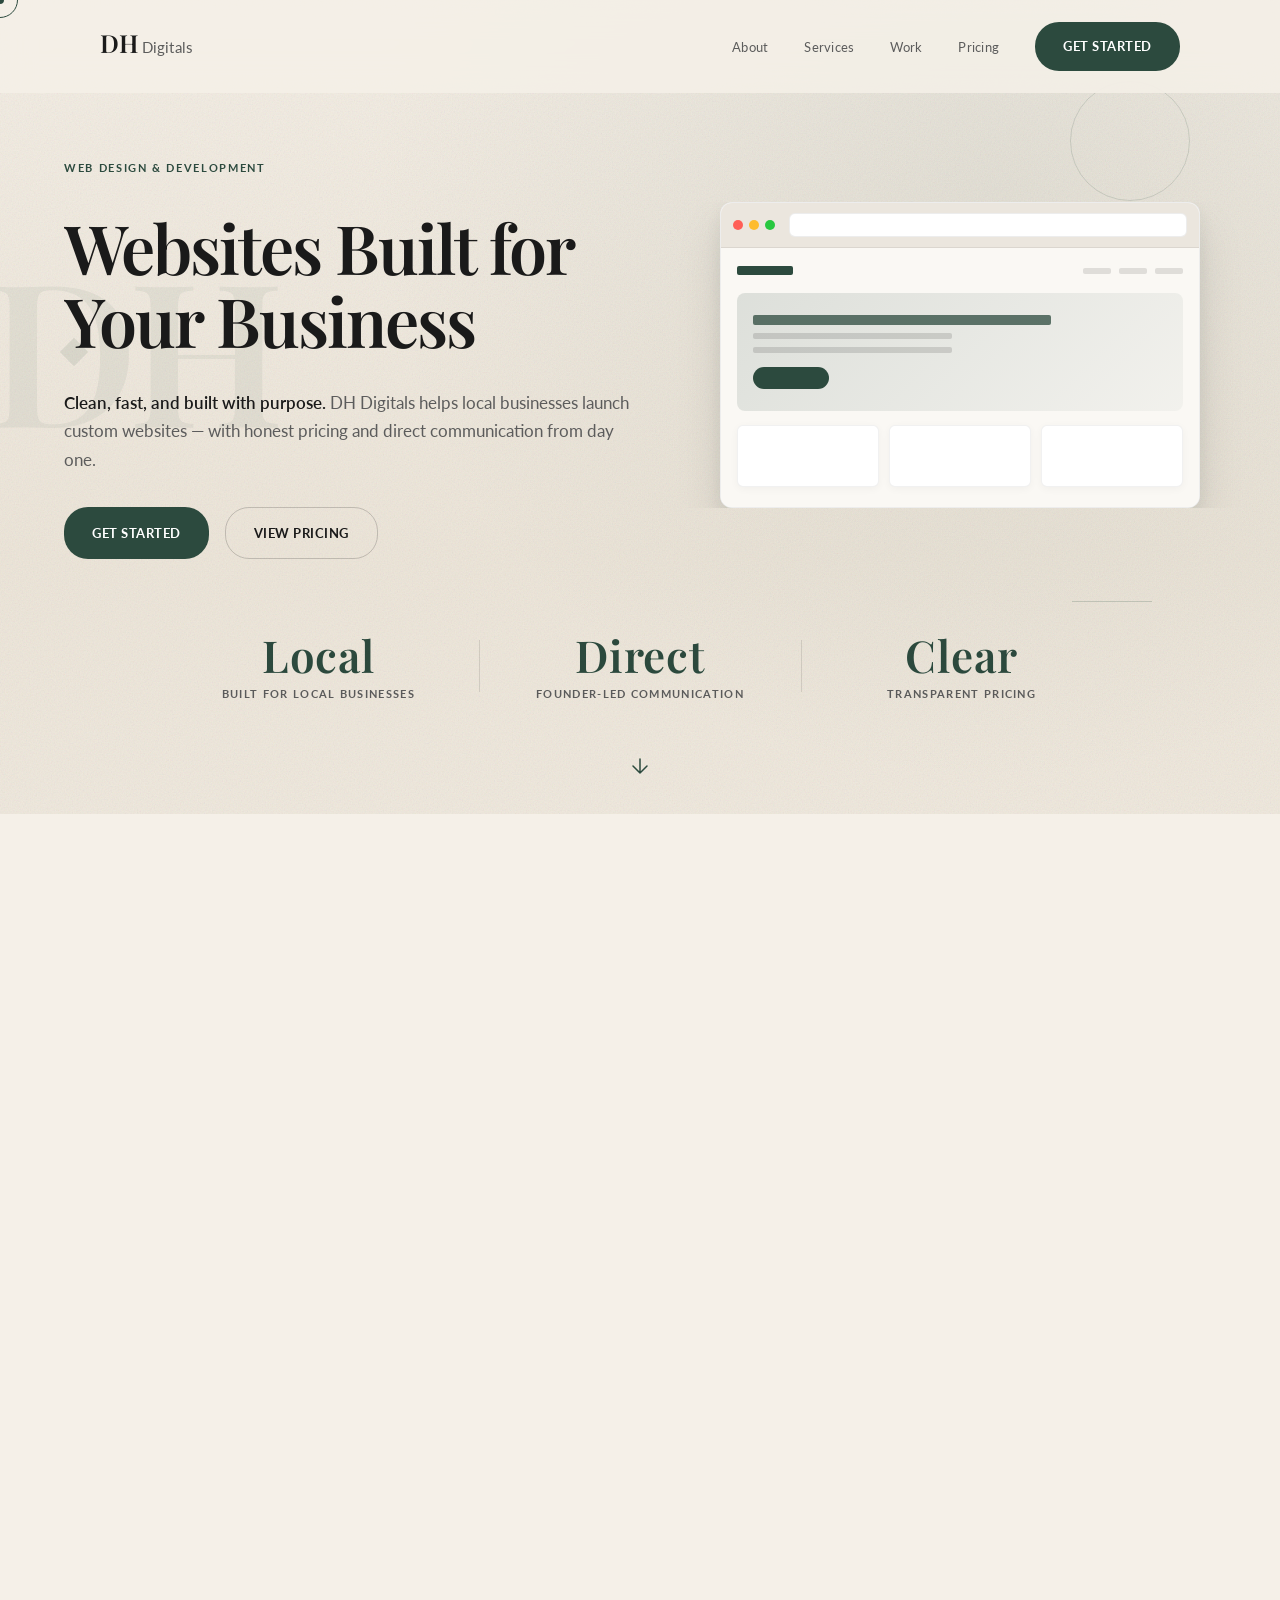
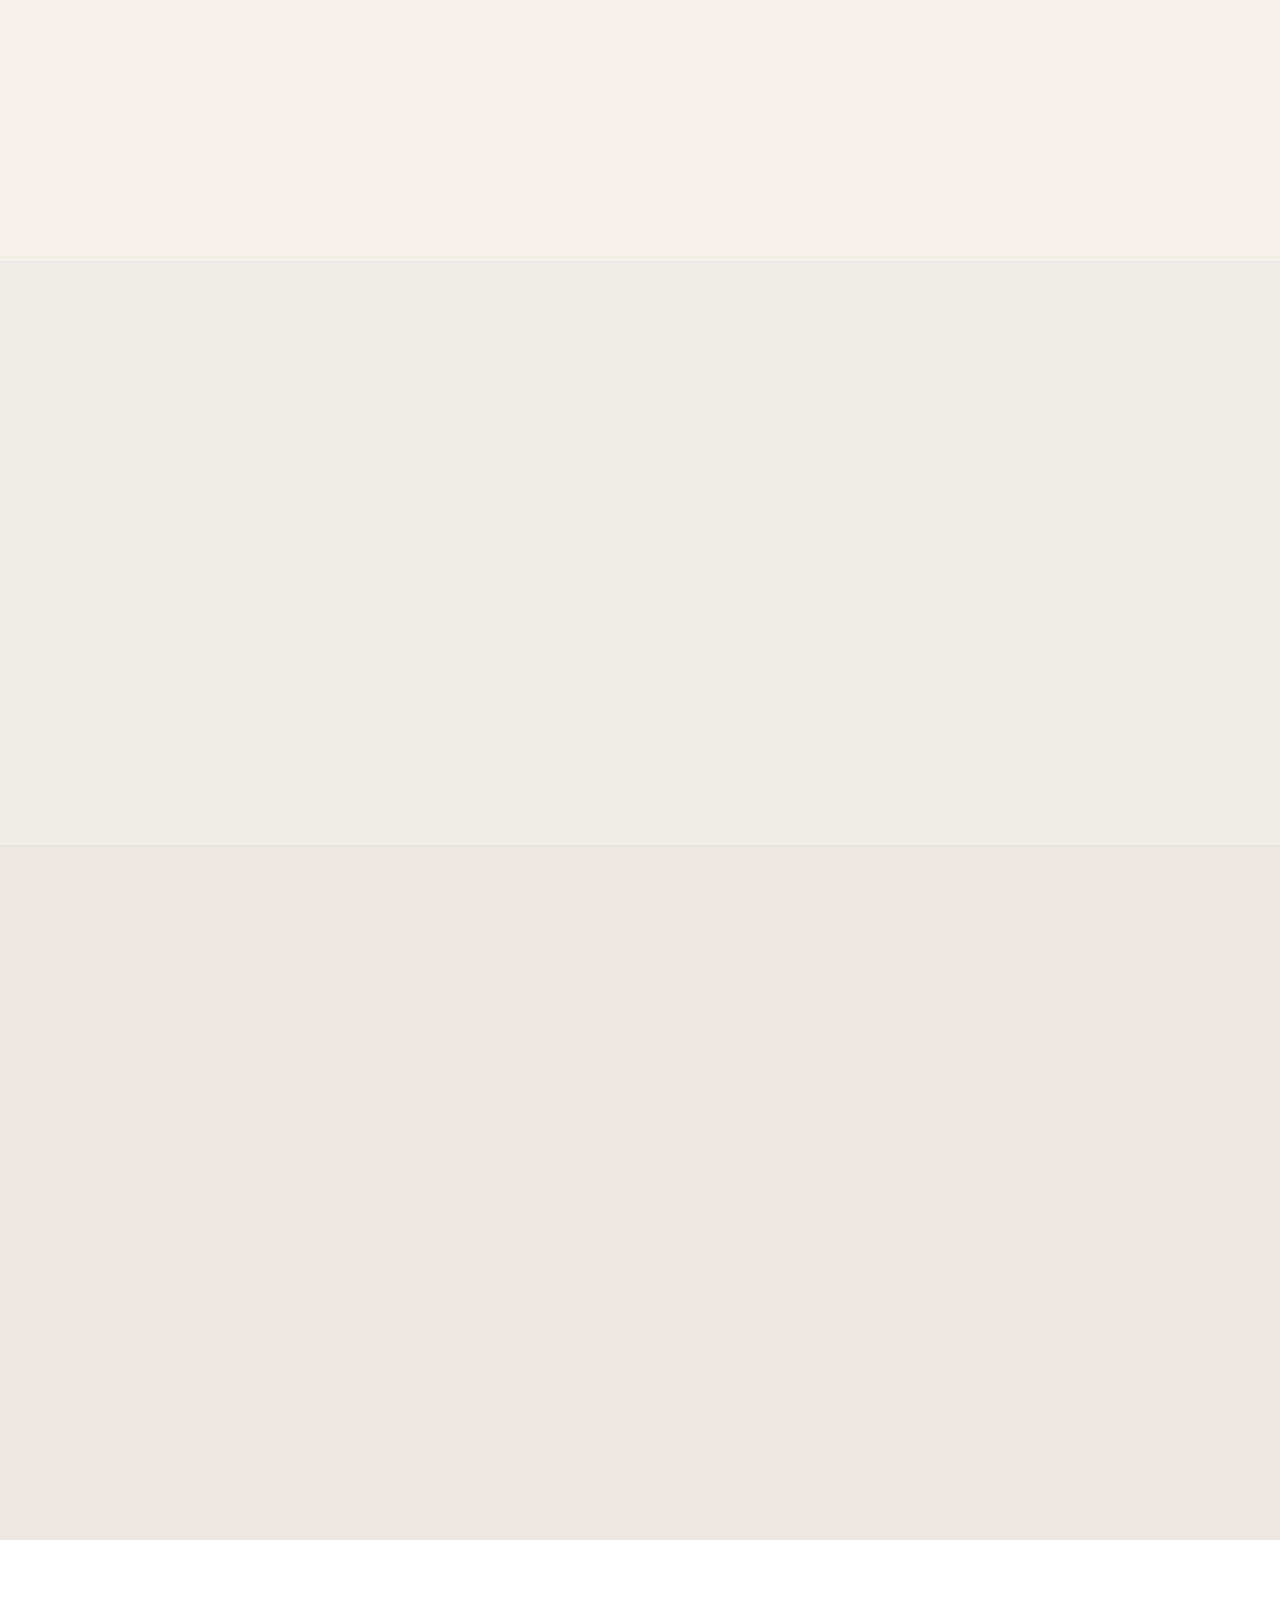
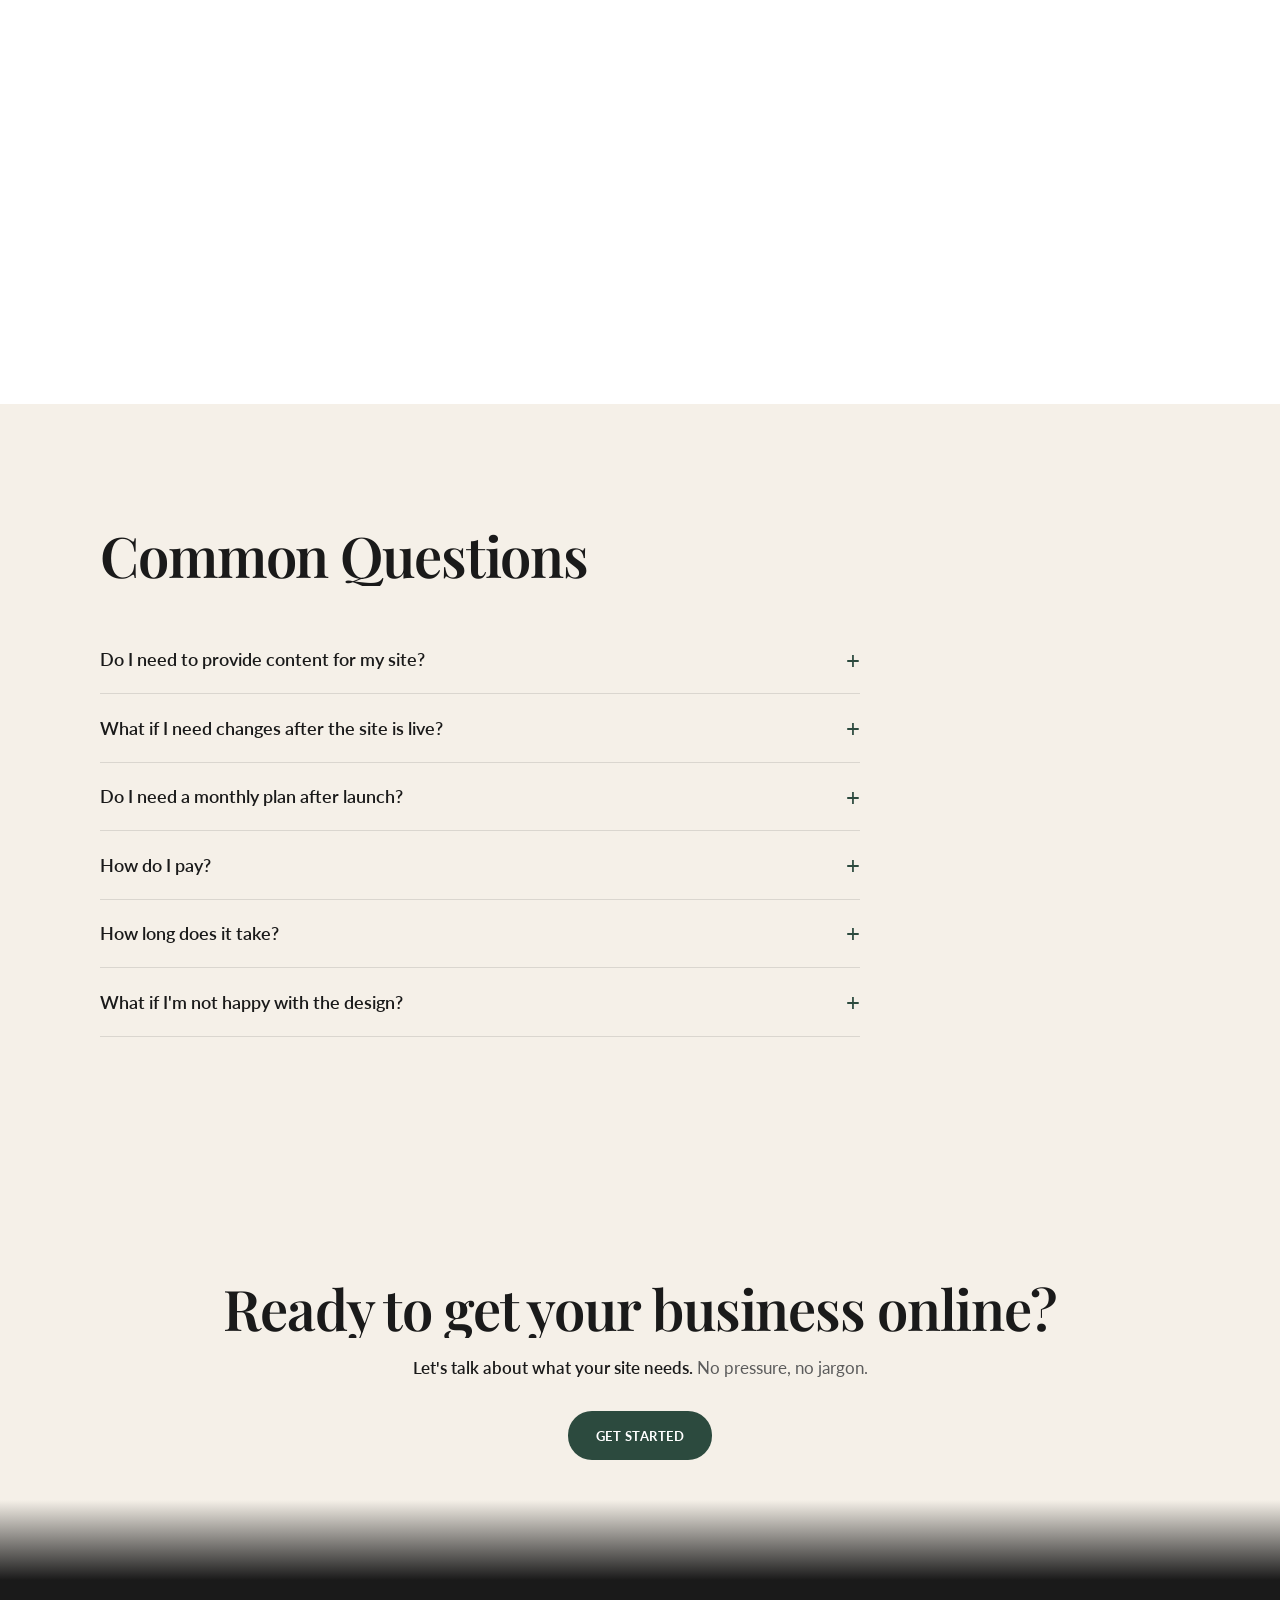
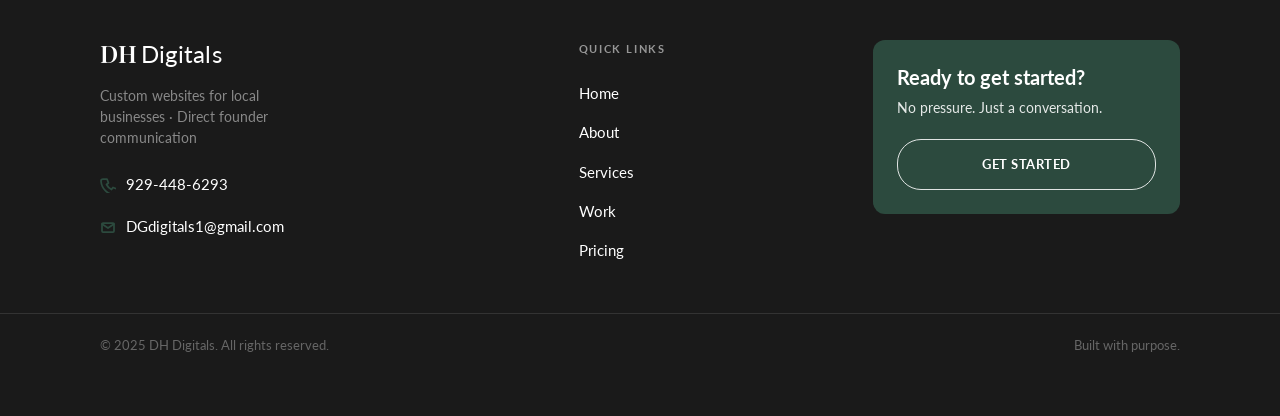
<file: index.html>
<!DOCTYPE html>
<html lang="en">
<head>
  <meta charset="UTF-8">
  <meta name="viewport" content="width=device-width, initial-scale=1.0, viewport-fit=cover">
  <meta name="description" content="Custom web design for local businesses. Transparent pricing, direct founder communication, and hand-built sites — no templates, no fluff.">
  <title>DH Digitals — Web Design & Development for Small Businesses</title>
  <link rel="icon" type="image/svg+xml" href="data:image/svg+xml,%3Csvg xmlns='http://www.w3.org/2000/svg' viewBox='0 0 32 32'%3E%3Crect width='32' height='32' rx='7' fill='%23F5F0E8'/%3E%3Ctext x='16' y='21.5' font-family='Georgia%2C%20serif' font-size='13' font-weight='600' fill='%232C4A3E' text-anchor='middle'%3EDH%3C/text%3E%3C/svg%3E">
  <link rel="preconnect" href="https://fonts.googleapis.com">
  <link rel="preconnect" href="https://fonts.gstatic.com" crossorigin>
  <link href="https://fonts.googleapis.com/css2?family=Lato:wght@400;700&family=Playfair+Display:ital,wght@0,400;0,500;0,600;0,700;1,400;1,500&display=swap" rel="stylesheet">
  <link rel="stylesheet" href="styles.css">
</head>
<body>

  <!-- NAV -->
  <nav id="nav">
    <div class="container">
      <a href="index.html" class="logo"><span class="logo-serif">DH</span> <span class="logo-rest">Digitals</span></a>
      <ul class="nav-links" id="navLinks">
        <li><a href="about.html">About</a></li>
        <li><a href="services.html">Services</a></li>
        <li><a href="work.html">Work</a></li>
        <li><a href="#pricing">Pricing</a></li>
        <li><a href="contact.html" class="btn btn-primary">Get Started</a></li>
      </ul>
      <button class="nav-toggle" id="navToggle" type="button" aria-label="Toggle menu" aria-expanded="false">
        <span class="hamburger" aria-hidden="true">
          <span class="hamburger-line"></span>
          <span class="hamburger-line"></span>
          <span class="hamburger-line"></span>
        </span>
      </button>
    </div>
  </nav>

  <!-- HERO -->
  <section class="hero">
    <div class="hero-parallax-bg" aria-hidden="true"></div>
    <div class="hero-monogram" aria-hidden="true">DH</div>
    <svg class="hero-grain" aria-hidden="true" preserveAspectRatio="none">
      <filter id="hero-noise" x="0" y="0" width="100%" height="100%">
        <feTurbulence type="fractalNoise" baseFrequency="0.72" numOctaves="4" stitchTiles="stitch"/>
      </filter>
      <rect width="100%" height="100%" filter="url(#hero-noise)" opacity="0.12"/>
    </svg>
    <div class="hero-floats" aria-hidden="true">
      <span class="hero-float hero-float--circle"></span>
      <span class="hero-float hero-float--square"></span>
      <span class="hero-float hero-float--line"></span>
    </div>
    <div class="container hero-layout">
      <div class="hero-content">
        <p class="hero-tag">Web Design & Development</p>
        <h1>Websites Built for Your Business</h1>
        <p class="hero-sub"><span class="lead-sentence">Clean, fast, and built with purpose.</span> DH Digitals helps local businesses launch custom websites — with honest pricing and direct communication from day one.</p>
        <div class="hero-cta">
          <a href="contact.html" class="btn btn-primary">Get Started</a>
          <a href="#pricing" class="btn btn-outline">View Pricing</a>
        </div>
      </div>
      <div class="hero-visual" aria-hidden="true">
        <div class="browser-frame">
          <div class="browser-chrome">
            <span class="browser-dot"></span>
            <span class="browser-dot"></span>
            <span class="browser-dot"></span>
            <div class="browser-url"></div>
          </div>
          <div class="browser-screen">
            <div class="mock-site-nav">
              <span class="mock-logo"></span>
              <div class="mock-nav-links">
                <span></span><span></span><span></span>
              </div>
            </div>
            <div class="mock-hero-area">
              <span class="mock-hero-line"></span>
              <span class="mock-hero-line short"></span>
              <span class="mock-hero-line short"></span>
              <span class="mock-hero-btn"></span>
            </div>
            <div class="mock-cards-row">
              <span class="mock-card"></span>
              <span class="mock-card"></span>
              <span class="mock-card"></span>
            </div>
          </div>
        </div>
      </div>
    </div>
    <div class="proof-stats-bar" id="proofStatsBar">
      <div class="container proof-stats-inner">
        <div class="proof-stat">
          <div class="proof-stat-value proof-stat-text">Local</div>
          <div class="proof-stat-label">Built for local businesses</div>
        </div>
        <div class="proof-stat">
          <div class="proof-stat-value proof-stat-text">Direct</div>
          <div class="proof-stat-label">Founder-led communication</div>
        </div>
        <div class="proof-stat">
          <div class="proof-stat-value proof-stat-text">Clear</div>
          <div class="proof-stat-label">Transparent pricing</div>
        </div>
      </div>
    </div>
    <a href="#services" class="hero-scroll-hint" aria-label="Scroll down">
      <svg class="hero-scroll-arrow" width="24" height="24" viewBox="0 0 24 24" fill="none" stroke="currentColor" stroke-width="1.5" stroke-linecap="round" stroke-linejoin="round" aria-hidden="true">
        <path d="M12 5v14M5 12l7 7 7-7"/>
      </svg>
    </a>
  </section>

  <!-- SERVICES -->
  <section id="services">
    <div class="container">
      <div class="services-header reveal">
        <p class="section-label">What We Do</p>
        <h2 class="section-title">Everything your business needs online</h2>
        <p class="section-desc"><span class="lead-sentence">No templates. No extras you don't need.</span> Custom design and clean code built for how your customers find and use your site.</p>
      </div>
      <div class="services-grid reveal">
        <div class="service-card">
          <div class="service-icon">
            <svg width="22" height="22" fill="none" stroke="currentColor" stroke-width="1.75" stroke-linecap="round" stroke-linejoin="round">
              <rect x="3" y="3" width="16" height="16" rx="1"/><line x1="3" y1="8" x2="19" y2="8"/><line x1="8" y1="8" x2="8" y2="19"/>
            </svg>
          </div>
          <h3>Web Design</h3>
          <p><span class="lead-sentence">Clear layouts, readable type, and a look that fits your business.</span></p>
        </div>
        <div class="service-card card-offset">
          <div class="service-icon">
            <svg width="22" height="22" fill="none" stroke="currentColor" stroke-width="1.75" stroke-linecap="round" stroke-linejoin="round">
              <polyline points="16 18 22 12 16 6"/><polyline points="8 6 2 12 8 18"/>
            </svg>
          </div>
          <h3>Web Development</h3>
          <p><span class="lead-sentence">Hand-coded sites that load fast and work on phones and desktops.</span> Reliable code that stays dependable as your business grows.</p>
        </div>
        <div class="service-card">
          <div class="service-icon">
            <svg width="22" height="22" fill="none" stroke="currentColor" stroke-width="1.75" stroke-linecap="round" stroke-linejoin="round">
              <circle cx="11" cy="11" r="8"/><line x1="21" y1="21" x2="16.65" y2="16.65"/>
            </svg>
          </div>
          <h3>Search-Friendly Structure</h3>
          <p><span class="lead-sentence">Pages built so Google can read them — proper titles, fast load times, and a layout that helps local customers find you.</span></p>
        </div>
        <div class="service-card">
          <div class="service-icon">
            <svg width="22" height="22" fill="none" stroke="currentColor" stroke-width="1.75" stroke-linecap="round" stroke-linejoin="round">
              <path d="M12 2L2 7l10 5 10-5-10-5z"/><path d="M2 17l10 5 10-5"/><path d="M2 12l10 5 10-5"/>
            </svg>
          </div>
          <h3>Ongoing Support</h3>
          <p><span class="lead-sentence">Your site shouldn't sit unchanged.</span> Add the Growth Plan and send us updates whenever you need them. Essential Care is available if you only need hosting and backups.</p>
        </div>
      </div>
    </div>
  </section>

  <!-- HOW IT WORKS -->
  <section id="process" class="process-section">
    <div class="container">
      <div class="process-header reveal">
        <h2 class="section-title">From idea to live site</h2>
        <p class="section-desc">A simple process designed around your schedule.</p>
      </div>
      <div class="process-steps">
        <article class="process-step" data-process-step>
          <span class="process-num" aria-hidden="true">01</span>
          <div class="process-content">
            <h3 class="process-title">Discovery</h3>
            <p class="process-desc">We learn about your business, your goals, and what you need your site to do. This takes 15 minutes on a call or by email.</p>
          </div>
        </article>
        <article class="process-step" data-process-step>
          <span class="process-num" aria-hidden="true">02</span>
          <div class="process-content">
            <h3 class="process-title">Design</h3>
            <p class="process-desc">We build a first draft of your site using your content and brand. You'll see something real within the first week.</p>
          </div>
        </article>
        <article class="process-step" data-process-step>
          <span class="process-num" aria-hidden="true">03</span>
          <div class="process-content">
            <h3 class="process-title">Revisions</h3>
            <p class="process-desc">You give feedback, and we make changes. Every package includes revision rounds until it feels right.</p>
          </div>
        </article>
        <article class="process-step" data-process-step>
          <span class="process-num" aria-hidden="true">04</span>
          <div class="process-content">
            <h3 class="process-title">Launch</h3>
            <p class="process-desc">We hand over a live, working site. You own everything — files, code, and domain.</p>
          </div>
        </article>
      </div>
    </div>
  </section>

  <!-- TRUST & APPROACH -->
  <section id="social-proof" class="social-proof">
    <div class="container">
      <div class="trust-section reveal">
        <div class="trust-header">
          <p class="section-label">How we work</p>
          <p class="trust-statement">We build custom sites for local businesses — not templates, not empty promises. Clear design, honest pricing, and direct communication from first call to launch.</p>
        </div>
        <div class="trust-pillars">
          <article class="trust-pillar">
            <div class="trust-pillar-icon" aria-hidden="true">
              <svg width="22" height="22" fill="none" stroke="currentColor" stroke-width="1.75" stroke-linecap="round" stroke-linejoin="round">
                <path d="M4 6h14v10H4z"/><path d="M4 10h14"/><path d="M8 14h4"/>
              </svg>
            </div>
            <h3 class="trust-pillar-title">Transparent pricing</h3>
            <p class="trust-pillar-desc">Packages from $397 with deliverables listed upfront — no hidden fees or surprise invoices.</p>
          </article>
          <article class="trust-pillar">
            <div class="trust-pillar-icon" aria-hidden="true">
              <svg width="22" height="22" fill="none" stroke="currentColor" stroke-width="1.75" stroke-linecap="round" stroke-linejoin="round">
                <circle cx="11" cy="11" r="8"/><polyline points="11 7 11 11 14 13"/>
              </svg>
            </div>
            <h3 class="trust-pillar-title">Fast turnaround</h3>
            <p class="trust-pillar-desc">Starter sites in 2 weeks, Growth in 3, Premium in 4 — clear timelines from the day we receive your content.</p>
          </article>
          <article class="trust-pillar">
            <div class="trust-pillar-icon" aria-hidden="true">
              <svg width="22" height="22" fill="none" stroke="currentColor" stroke-width="1.75" stroke-linecap="round" stroke-linejoin="round">
                <polyline points="16 18 22 12 16 6"/><polyline points="8 6 2 12 8 18"/>
              </svg>
            </div>
            <h3 class="trust-pillar-title">Hand-coded quality</h3>
            <p class="trust-pillar-desc">Every site is coded by hand for phones and desktops — fast to load, easy to maintain, and yours to keep.</p>
          </article>
        </div>
      </div>
    </div>
  </section>

  <!-- PRICING -->
  <section id="pricing">
    <div class="container">
      <div class="pricing-header reveal">
        <p class="section-label">Pricing</p>
        <h2 class="section-title">Straightforward pricing for your new site</h2>
        <p class="pricing-urgency">We keep our client list small — every project gets direct attention.</p>
        <p class="section-desc"><span class="lead-sentence">Clear pricing, zero surprises.</span> Choose the plan that fits your business today — move up when you need more.</p>
        <p class="pricing-trust">Transparent pricing · You own everything · Direct founder communication</p>
      </div>
      <div class="pricing-grid">

        <div class="price-card price-card--starter reveal">
          <div class="price-tier">Starter</div>
          <p class="price-tagline">A simple, honest start online</p>
          <div class="price-amount">$397</div>
          <p class="price-pages">Up to 3 pages</p>
          <ul class="price-features">
            <li>
              <svg width="16" height="16" fill="none" stroke="currentColor" stroke-width="2.5" stroke-linecap="round"><polyline points="2 8 6 12 14 4"/></svg>
              Clean, modern design
            </li>
            <li>
              <svg width="16" height="16" fill="none" stroke="currentColor" stroke-width="2.5" stroke-linecap="round"><polyline points="2 8 6 12 14 4"/></svg>
              Looks good on phones
            </li>
            <li>
              <svg width="16" height="16" fill="none" stroke="currentColor" stroke-width="2.5" stroke-linecap="round"><polyline points="2 8 6 12 14 4"/></svg>
              Contact form
            </li>
            <li>
              <svg width="16" height="16" fill="none" stroke="currentColor" stroke-width="2.5" stroke-linecap="round"><polyline points="2 8 6 12 14 4"/></svg>
              Basic SEO setup
            </li>
            <li>
              <svg width="16" height="16" fill="none" stroke="currentColor" stroke-width="2.5" stroke-linecap="round"><polyline points="2 8 6 12 14 4"/></svg>
              Fast loading
            </li>
            <li>
              <svg width="16" height="16" fill="none" stroke="currentColor" stroke-width="2.5" stroke-linecap="round"><polyline points="2 8 6 12 14 4"/></svg>
              1 revision
            </li>
          </ul>
          <div class="price-meta">
            <div class="meta-item">
              <div class="meta-label">Delivery</div>
              <div class="meta-value">2 weeks</div>
            </div>
          </div>
          <a href="contact.html" class="btn btn-outline">Start Simple</a>
          <p class="price-checkout">Secure checkout via Stripe</p>
          <p class="price-guarantee">Work starts only after full payment. Clear scope, no surprises.</p>
        </div>

        <div class="price-card featured reveal">
          <div class="price-badge">Recommended</div>
          <div class="price-tier">Growth</div>
          <p class="price-tagline">For businesses ready for a larger site</p>
          <div class="price-amount">$797</div>
          <p class="price-pages">Up to 7 pages</p>
          <ul class="price-features">
            <li class="price-feature-key">
              <svg width="16" height="16" fill="none" stroke="currentColor" stroke-width="2.5" stroke-linecap="round"><polyline points="2 8 6 12 14 4"/></svg>
              Layout built to get calls and form fills
            </li>
            <li class="price-feature-key">
              <svg width="16" height="16" fill="none" stroke="currentColor" stroke-width="2.5" stroke-linecap="round"><polyline points="2 8 6 12 14 4"/></svg>
              Contact and quote request sections
            </li>
            <li class="price-feature-key">
              <svg width="16" height="16" fill="none" stroke="currentColor" stroke-width="2.5" stroke-linecap="round"><polyline points="2 8 6 12 14 4"/></svg>
              Clear contact buttons throughout
            </li>
            <li>
              <svg width="16" height="16" fill="none" stroke="currentColor" stroke-width="2.5" stroke-linecap="round"><polyline points="2 8 6 12 14 4"/></svg>
              Smooth page animations
            </li>
            <li>
              <svg width="16" height="16" fill="none" stroke="currentColor" stroke-width="2.5" stroke-linecap="round"><polyline points="2 8 6 12 14 4"/></svg>
              Expanded SEO &amp; Analytics setup
            </li>
            <li>
              <svg width="16" height="16" fill="none" stroke="currentColor" stroke-width="2.5" stroke-linecap="round"><polyline points="2 8 6 12 14 4"/></svg>
              2 revisions
            </li>
          </ul>
          <div class="price-meta">
            <div class="meta-item">
              <div class="meta-label">Delivery</div>
              <div class="meta-value">3 weeks</div>
            </div>
          </div>
          <a href="contact.html" class="btn btn-primary">Choose Growth</a>
          <p class="price-checkout">Secure checkout via Stripe</p>
          <p class="price-guarantee">Work starts only after full payment. Clear scope, no surprises.</p>
        </div>

        <div class="price-card price-card--premium reveal">
          <div class="price-tier">Premium</div>
          <p class="price-tagline">For businesses that need the most pages</p>
          <div class="price-amount">$1,197</div>
          <p class="price-pages">Up to 10 pages</p>
          <ul class="price-features">
            <li class="price-feature-key">
              <svg width="16" height="16" fill="none" stroke="currentColor" stroke-width="2.5" stroke-linecap="round"><polyline points="2 8 6 12 14 4"/></svg>
              Detailed design review and polish
            </li>
            <li>
              <svg width="16" height="16" fill="none" stroke="currentColor" stroke-width="2.5" stroke-linecap="round"><polyline points="2 8 6 12 14 4"/></svg>
              Online store setup
            </li>
            <li>
              <svg width="16" height="16" fill="none" stroke="currentColor" stroke-width="2.5" stroke-linecap="round"><polyline points="2 8 6 12 14 4"/></svg>
              Custom interactive elements
            </li>
            <li>
              <svg width="16" height="16" fill="none" stroke="currentColor" stroke-width="2.5" stroke-linecap="round"><polyline points="2 8 6 12 14 4"/></svg>
              Booking and email tool connections
            </li>
            <li>
              <svg width="16" height="16" fill="none" stroke="currentColor" stroke-width="2.5" stroke-linecap="round"><polyline points="2 8 6 12 14 4"/></svg>
              Faster delivery window
            </li>
            <li>
              <svg width="16" height="16" fill="none" stroke="currentColor" stroke-width="2.5" stroke-linecap="round"><polyline points="2 8 6 12 14 4"/></svg>
              3 revisions
            </li>
          </ul>
          <div class="price-meta">
            <div class="meta-item">
              <div class="meta-label">Delivery</div>
              <div class="meta-value">4 weeks</div>
            </div>
          </div>
          <a href="contact.html" class="btn btn-outline">Go Premium</a>
          <p class="price-checkout">Secure checkout via Stripe</p>
          <p class="price-guarantee">Work starts only after full payment. Clear scope, no surprises.</p>
        </div>

      </div>

      <p class="care-plans-intro reveal">After launch, most owners don't want to manage their site — they want to send a message and have it handled.</p>
      <p class="care-plans-clarifier reveal">The Growth Plan is monthly website care — separate from your one-time build. Add it at checkout.</p>

      <div class="pricing-grid pricing-grid--care">

        <div class="price-card price-card--starter reveal">
          <div class="price-tier">Essential Care</div>
          <p class="price-tagline">Keeps your site online</p>
          <div class="price-amount">$49<span>/mo</span></div>
          <p class="price-pages">Billed monthly</p>
          <ul class="price-features">
            <li>
              <svg width="16" height="16" fill="none" stroke="currentColor" stroke-width="2.5" stroke-linecap="round"><polyline points="2 8 6 12 14 4"/></svg>
              Secure hosting
            </li>
            <li>
              <svg width="16" height="16" fill="none" stroke="currentColor" stroke-width="2.5" stroke-linecap="round"><polyline points="2 8 6 12 14 4"/></svg>
              Website backups
            </li>
            <li>
              <svg width="16" height="16" fill="none" stroke="currentColor" stroke-width="2.5" stroke-linecap="round"><polyline points="2 8 6 12 14 4"/></svg>
              Security checks
            </li>
            <li>
              <svg width="16" height="16" fill="none" stroke="currentColor" stroke-width="2.5" stroke-linecap="round"><polyline points="2 8 6 12 14 4"/></svg>
              Uptime checks
            </li>
            <li>
              <svg width="16" height="16" fill="none" stroke="currentColor" stroke-width="2.5" stroke-linecap="round"><polyline points="2 8 6 12 14 4"/></svg>
              Basic support
            </li>
          </ul>
          <p class="price-card-note">Hosting and backups only — you handle content changes yourself.</p>
          <a href="contact.html" class="btn btn-outline">Add Essential Care</a>
          <p class="price-guarantee">Add to any package at checkout</p>
        </div>

        <div class="price-card featured reveal">
          <div class="price-badge">Recommended</div>
          <div class="price-tier">Growth Plan</div>
          <p class="price-tagline">Your Website, Handled</p>
          <div class="price-amount">$99<span>/mo</span></div>
          <p class="price-pages">Billed monthly · best for most owners</p>
          <p class="price-card-highlight">Everything in Essential Care, plus we make your changes for you.</p>
          <ul class="price-features">
            <li class="price-feature-key">
              <svg width="16" height="16" fill="none" stroke="currentColor" stroke-width="2.5" stroke-linecap="round"><polyline points="2 8 6 12 14 4"/></svg>
              Text, photo, and price updates when you ask
            </li>
            <li class="price-feature-key">
              <svg width="16" height="16" fill="none" stroke="currentColor" stroke-width="2.5" stroke-linecap="round"><polyline points="2 8 6 12 14 4"/></svg>
              Broken links, pages, and forms fixed
            </li>
            <li class="price-feature-key">
              <svg width="16" height="16" fill="none" stroke="currentColor" stroke-width="2.5" stroke-linecap="round"><polyline points="2 8 6 12 14 4"/></svg>
              Regular check-ins to catch problems early
            </li>
            <li>
              <svg width="16" height="16" fill="none" stroke="currentColor" stroke-width="2.5" stroke-linecap="round"><polyline points="2 8 6 12 14 4"/></svg>
              Security updates and backups
            </li>
            <li>
              <svg width="16" height="16" fill="none" stroke="currentColor" stroke-width="2.5" stroke-linecap="round"><polyline points="2 8 6 12 14 4"/></svg>
              Direct support when something isn't working
            </li>
          </ul>
          <p class="price-card-note">You tell us what needs changing — we take care of it. No logging in, no troubleshooting, no more pushing site updates to someday. Your website becomes our responsibility, not yours.</p>
          <a href="contact.html" class="btn btn-primary">Add Growth Plan</a>
          <p class="price-guarantee">Most clients choose this plan · add at checkout</p>
        </div>

      </div>
    </div>
  </section>

  <!-- FAQ -->
  <section id="faq">
    <div class="container">
      <div class="faq-header reveal">
        <h2 class="section-title">Common Questions</h2>
      </div>
      <div class="faq-list reveal">
        <div class="faq-item">
          <button type="button" class="faq-question" aria-expanded="false">
            <span class="faq-question-text">Do I need to provide content for my site?</span>
            <span class="faq-icon" aria-hidden="true">+</span>
          </button>
          <div class="faq-answer">
            <div class="faq-answer-inner">
              <p>Yes — you'll provide your business info, services, pricing, and any photos. If you need stock images, we can source them for you at no extra cost.</p>
            </div>
          </div>
        </div>
        <div class="faq-item">
          <button type="button" class="faq-question" aria-expanded="false">
            <span class="faq-question-text">What if I need changes after the site is live?</span>
            <span class="faq-icon" aria-hidden="true">+</span>
          </button>
          <div class="faq-answer">
            <div class="faq-answer-inner">
              <p>Revision rounds are included with every package. After that, join the Growth Plan at $99/mo and send us changes whenever you need them — most owners do. Hourly edits are also available at $30/hour if you prefer.</p>
            </div>
          </div>
        </div>
        <div class="faq-item">
          <button type="button" class="faq-question" aria-expanded="false">
            <span class="faq-question-text">Do I need a monthly plan after launch?</span>
            <span class="faq-icon" aria-hidden="true">+</span>
          </button>
          <div class="faq-answer">
            <div class="faq-answer-inner">
              <p>Not required — but most owners add the Growth Plan so they're not stuck updating the site themselves. Essential Care is there if you only need hosting and backups.</p>
            </div>
          </div>
        </div>
        <div class="faq-item">
          <button type="button" class="faq-question" aria-expanded="false">
            <span class="faq-question-text">How do I pay?</span>
            <span class="faq-icon" aria-hidden="true">+</span>
          </button>
          <div class="faq-answer">
            <div class="faq-answer-inner">
              <p>We use Stripe for secure payments. Full payment is due before work begins.</p>
            </div>
          </div>
        </div>
        <div class="faq-item">
          <button type="button" class="faq-question" aria-expanded="false">
            <span class="faq-question-text">How long does it take?</span>
            <span class="faq-icon" aria-hidden="true">+</span>
          </button>
          <div class="faq-answer">
            <div class="faq-answer-inner">
              <p>Starter sites take 2 weeks, Growth 3 weeks, Premium 4 weeks — from the day we receive your content.</p>
            </div>
          </div>
        </div>
        <div class="faq-item">
          <button type="button" class="faq-question" aria-expanded="false">
            <span class="faq-question-text">What if I'm not happy with the design?</span>
            <span class="faq-icon" aria-hidden="true">+</span>
          </button>
          <div class="faq-answer">
            <div class="faq-answer-inner">
              <p>We share a first draft within the timeline and work through revisions together until it's right.</p>
            </div>
          </div>
        </div>
      </div>
    </div>
  </section>

  <!-- CTA -->
  <section class="cta-band">
    <div class="container reveal">
      <h2>Ready to get your business online?</h2>
      <p><span class="lead-sentence">Let's talk about what your site needs.</span> No pressure, no jargon.</p>
      <a href="contact.html" class="btn btn-primary">Get Started</a>
    </div>
  </section>

  <!-- FOOTER -->
  <footer>
    <div class="container footer-main">
      <div class="footer-col footer-brand-col">
        <a href="index.html" class="footer-logo">
          <span class="logo-serif">DH</span>
          <span class="logo-rest">Digitals</span>
        </a>
        <p class="footer-tagline">Custom websites for local businesses · Direct founder communication</p>
        <ul class="footer-contact-list">
          <li>
            <a href="tel:9294486293">
              <svg width="16" height="16" fill="none" stroke="currentColor" stroke-width="1.75" stroke-linecap="round" stroke-linejoin="round" aria-hidden="true">
                <path d="M3 2h4l1.5 4-2 1.5a11 11 0 0 0 5 5L13 10.5 17 12v4a2 2 0 0 1-2 2A15 15 0 0 1 1 4a2 2 0 0 1 2-2z"/>
              </svg>
              929-448-6293
            </a>
          </li>
          <li>
            <a href="mailto:DGdigitals1@gmail.com">
              <svg width="16" height="16" fill="none" stroke="currentColor" stroke-width="1.75" stroke-linecap="round" stroke-linejoin="round" aria-hidden="true">
                <rect x="2" y="4" width="12" height="9" rx="1"/><path d="M2 5l6 4 6-4"/>
              </svg>
              DGdigitals1@gmail.com
            </a>
          </li>
        </ul>
      </div>
      <div class="footer-col footer-links-col">
        <h4 class="footer-heading">Quick Links</h4>
        <ul class="footer-links">
          <li><a href="index.html">Home</a></li>
          <li><a href="about.html">About</a></li>
          <li><a href="services.html">Services</a></li>
          <li><a href="work.html">Work</a></li>
          <li><a href="#pricing">Pricing</a></li>
        </ul>
      </div>
      <div class="footer-col footer-cta-col">
        <div class="footer-cta-box">
          <p class="footer-cta-title">Ready to get started?</p>
          <p class="footer-cta-sub">No pressure. Just a conversation.</p>
          <a href="contact.html" class="btn btn-outline-light">Get Started</a>
        </div>
      </div>
    </div>
    <div class="footer-bar">
      <div class="container footer-bar-inner">
        <p class="footer-copy">&copy; 2025 DH Digitals. All rights reserved.</p>
        <p class="footer-credit">Built with purpose.</p>
      </div>
    </div>
  </footer>

  <script src="main.js"></script>
</body>
</html>
</file>
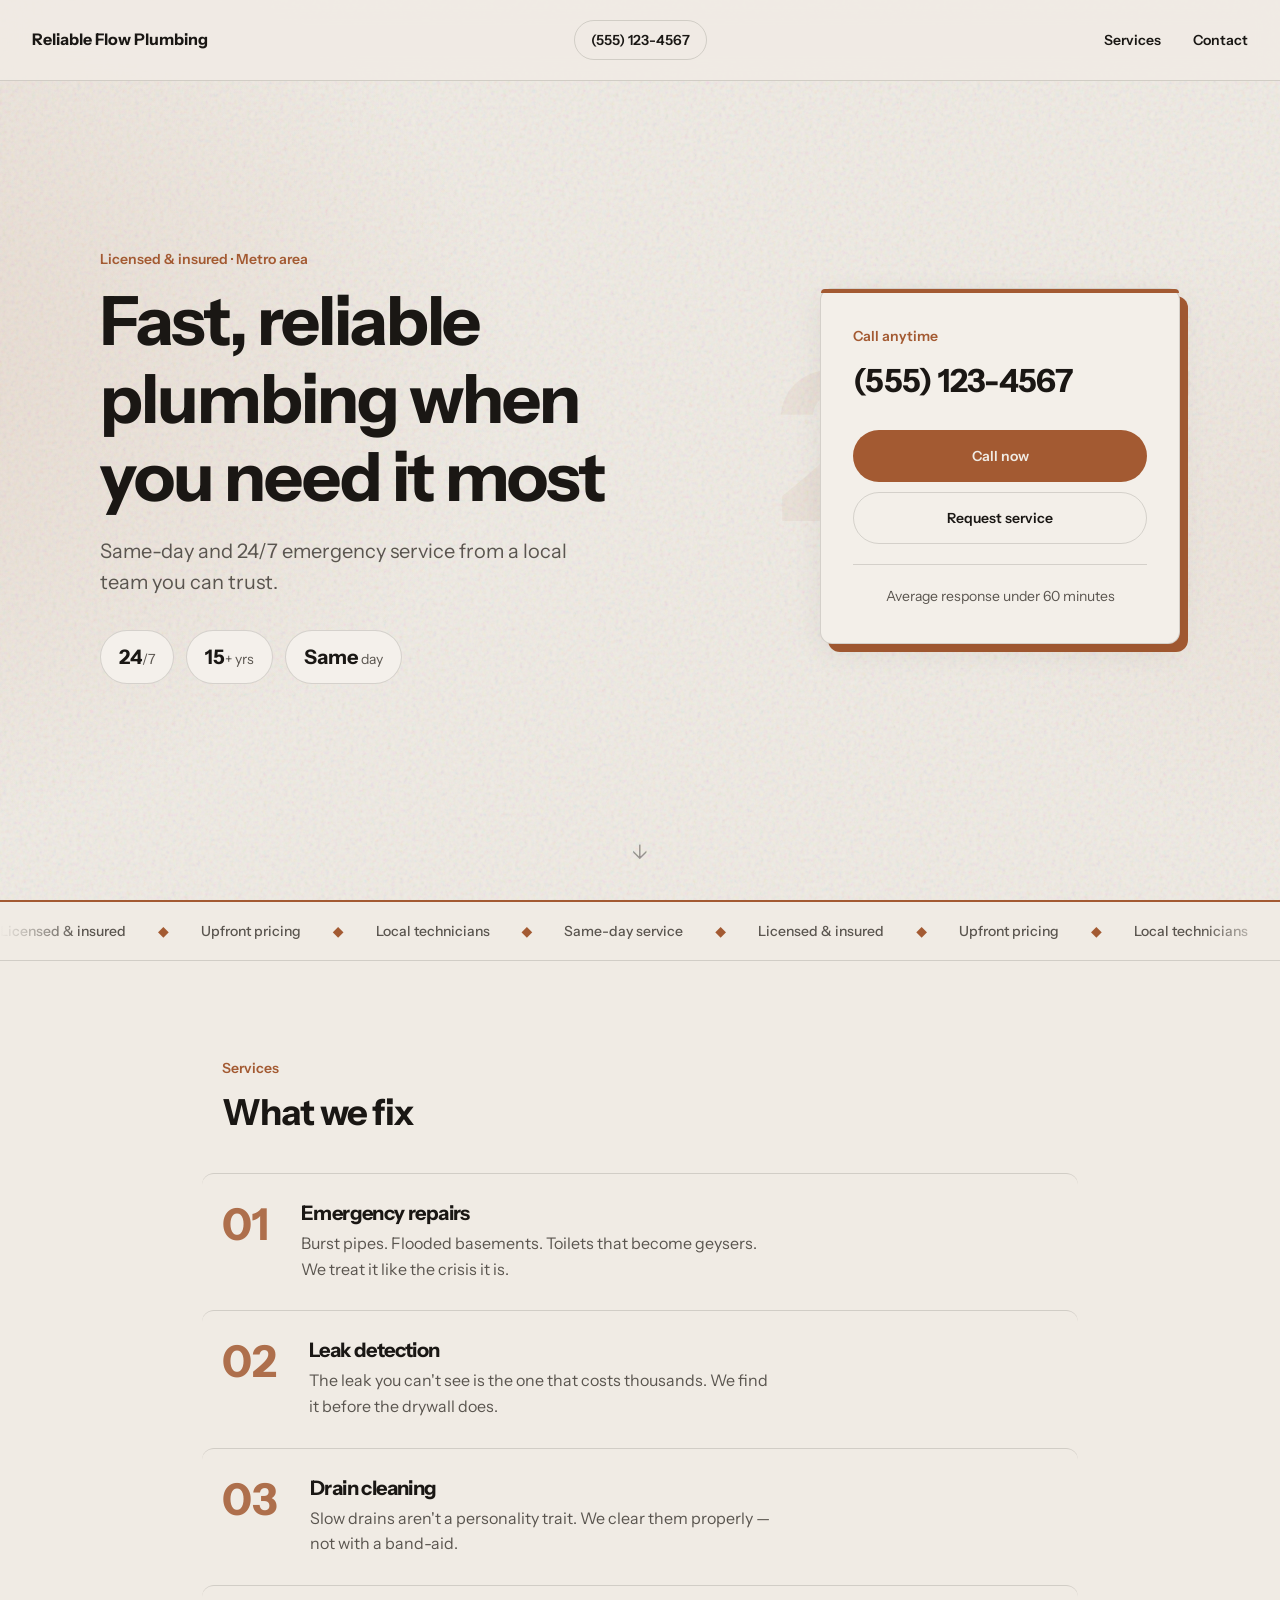
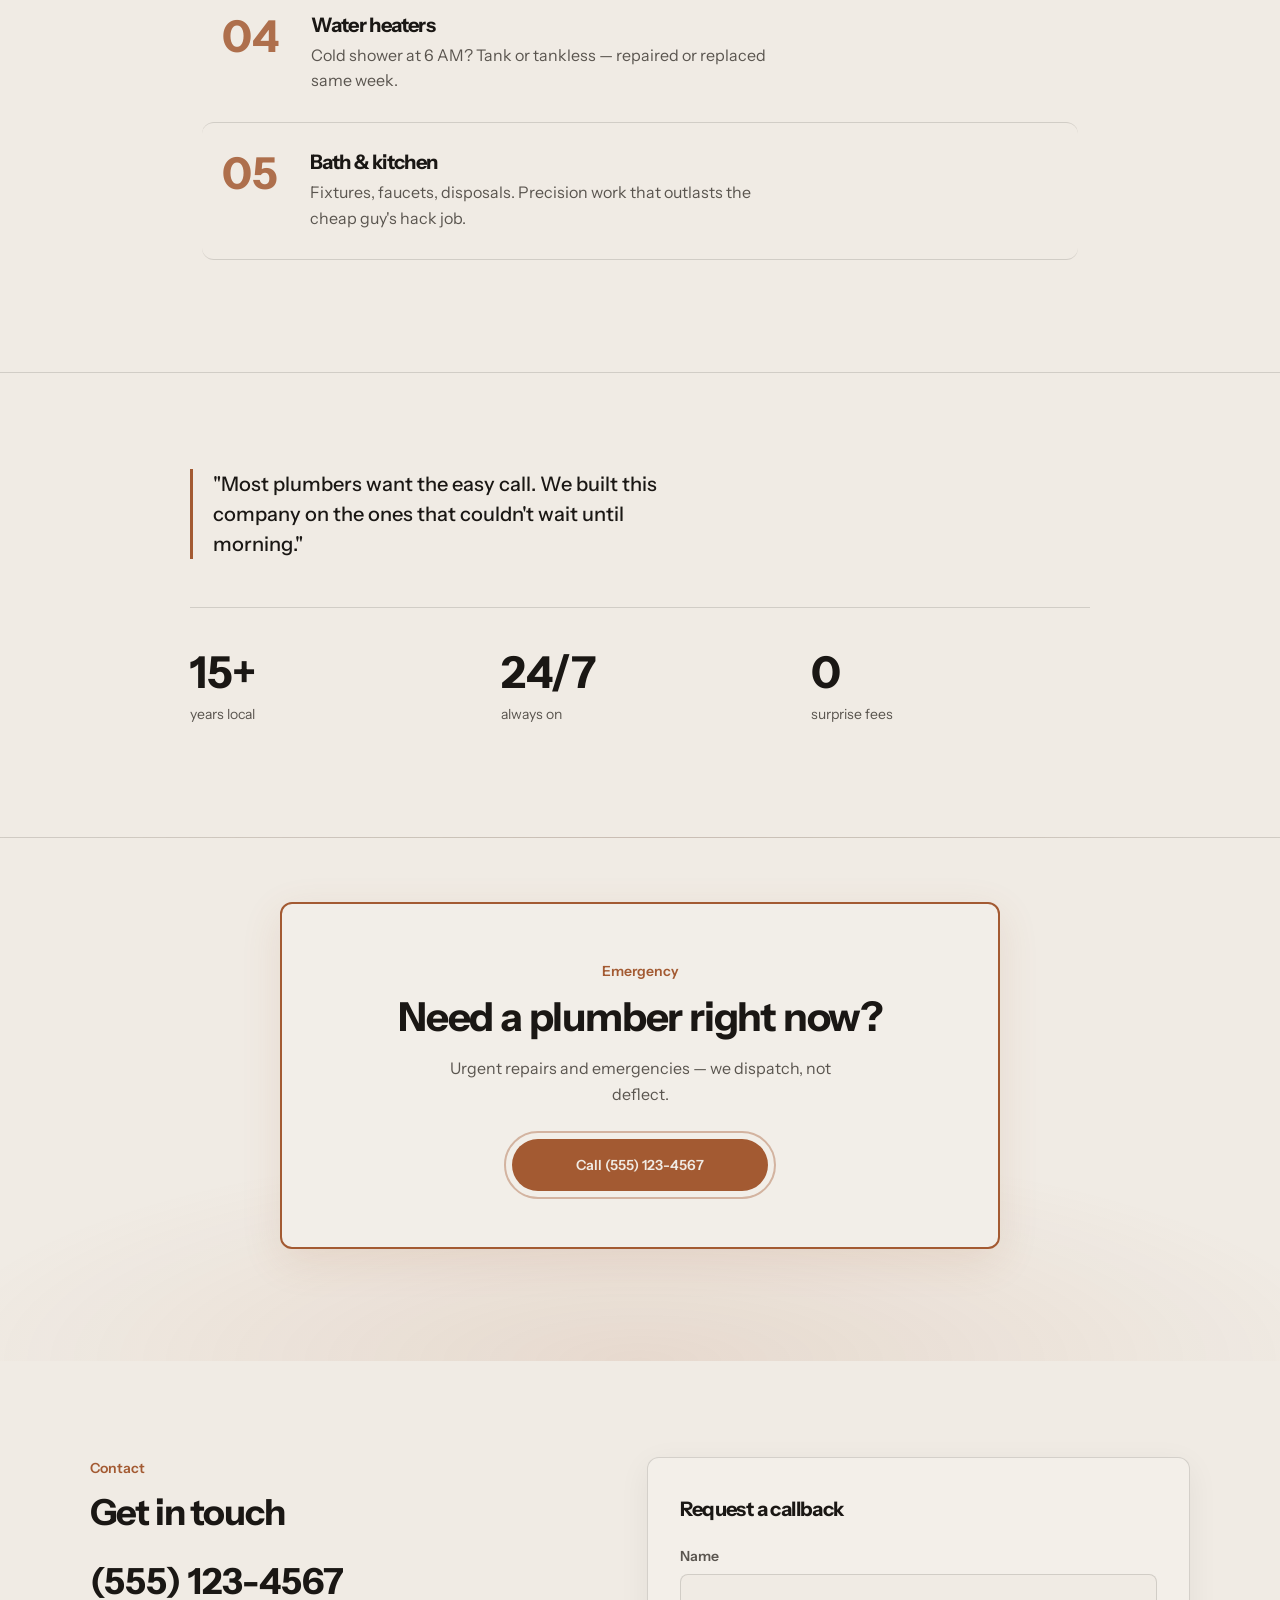
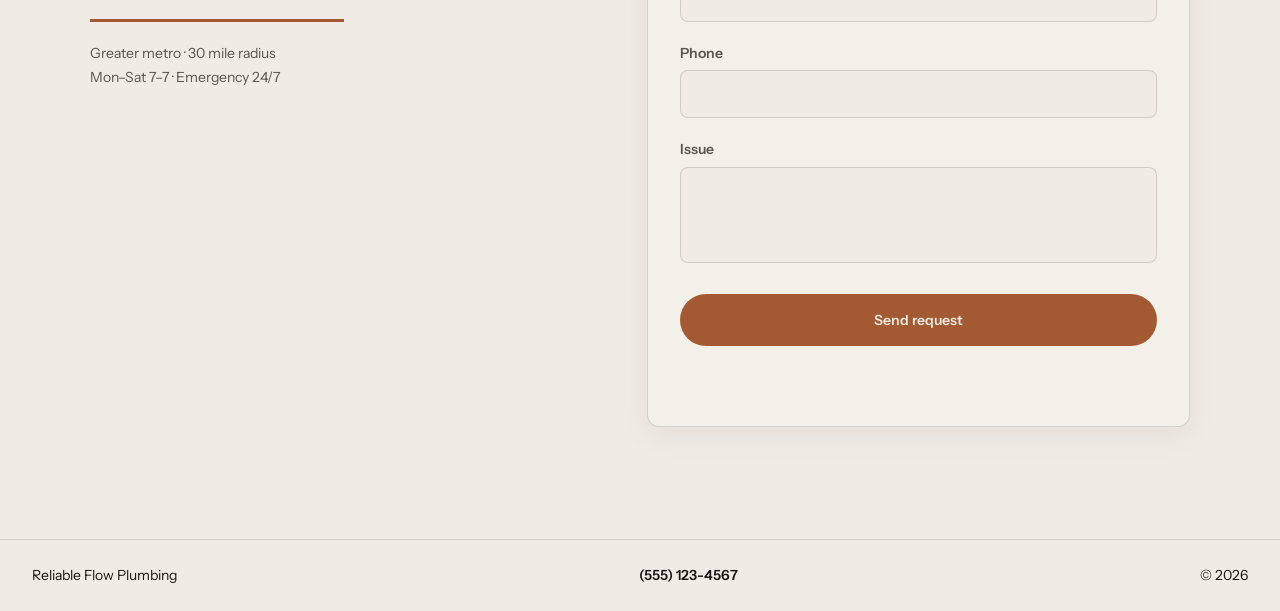
<file: demos/reliable-flow-plumbing/index.html>
<!DOCTYPE html>
<html lang="en">
<head>
  <meta charset="UTF-8">
  <meta name="viewport" content="width=device-width, initial-scale=1.0">
  <meta name="description" content="Reliable Flow Plumbing — not your average plumber.">
  <title>Reliable Flow Plumbing</title>
  <link rel="preconnect" href="https://fonts.googleapis.com">
  <link rel="preconnect" href="https://fonts.gstatic.com" crossorigin>
  <link href="https://fonts.googleapis.com/css2?family=Instrument+Sans:wght@400;500;600;700&display=swap" rel="stylesheet">
  <link rel="stylesheet" href="styles.css">
</head>
<body>
  <div class="cursor-glow" id="cursor-glow" aria-hidden="true"></div>

  <header class="top">
    <a href="#" class="mark">Reliable Flow Plumbing</a>
    <a href="tel:+15551234567" class="top-call">(555) 123-4567</a>
    <nav class="top-nav">
      <a href="#work">Services</a>
      <a href="#contact">Contact</a>
    </nav>
    <button class="burger" aria-label="Menu"><i></i><i></i></button>
  </header>

  <main>
    <!-- OPENING FRAME -->
    <section class="frame frame-hero">
      <div class="hero-texture" aria-hidden="true"></div>
      <div class="mesh" aria-hidden="true"></div>
      <div class="hero-inner">
        <div class="hero-copy">
          <p class="eyebrow">Licensed & insured · Metro area</p>
          <h1>Fast, reliable plumbing when you need it most</h1>
          <p class="hero-lead">Same-day and 24/7 emergency service from a local team you can trust.</p>
          <ul class="hero-trust">
            <li><span>24</span>/7</li>
            <li><span>15</span>+ yrs</li>
            <li><span>Same</span> day</li>
          </ul>
        </div>
        <div class="hero-card">
          <p class="hero-card-label">Call anytime</p>
          <a href="tel:+15551234567" class="hero-dial">(555) 123-4567</a>
          <div class="hero-card-actions">
            <a href="tel:+15551234567" class="btn btn-solid">Call now</a>
            <a href="#contact" class="btn btn-ghost">Request service</a>
          </div>
          <p class="hero-card-note">Average response under 60 minutes</p>
        </div>
      </div>
      <div class="hero-scroll" aria-hidden="true">
        <span>↓</span>
      </div>
    </section>

    <!-- MARQUEE -->
    <div class="marquee" aria-hidden="true">
      <div class="marquee-row">
        <div class="marquee-set">
          <span>Licensed & insured</span><span class="marquee-dot">◆</span>
          <span>Upfront pricing</span><span class="marquee-dot">◆</span>
          <span>Local technicians</span><span class="marquee-dot">◆</span>
          <span>Same-day service</span><span class="marquee-dot">◆</span>
        </div>
        <div class="marquee-set">
          <span>Licensed & insured</span><span class="marquee-dot">◆</span>
          <span>Upfront pricing</span><span class="marquee-dot">◆</span>
          <span>Local technicians</span><span class="marquee-dot">◆</span>
          <span>Same-day service</span><span class="marquee-dot">◆</span>
        </div>
      </div>
    </div>

    <!-- SERVICES -->
    <section class="frame frame-work" id="work">
      <div class="work-header">
        <p class="eyebrow">Services</p>
        <h2>What we fix</h2>
      </div>
      <ol class="chapters">
        <li class="chapter">
          <span class="ch-num">01</span>
          <div class="ch-body">
            <h3>Emergency repairs</h3>
            <p>Burst pipes. Flooded basements. Toilets that become geysers. We treat it like the crisis it is.</p>
          </div>
        </li>
        <li class="chapter">
          <span class="ch-num">02</span>
          <div class="ch-body">
            <h3>Leak detection</h3>
            <p>The leak you can't see is the one that costs thousands. We find it before the drywall does.</p>
          </div>
        </li>
        <li class="chapter">
          <span class="ch-num">03</span>
          <div class="ch-body">
            <h3>Drain cleaning</h3>
            <p>Slow drains aren't a personality trait. We clear them properly — not with a band-aid.</p>
          </div>
        </li>
        <li class="chapter">
          <span class="ch-num">04</span>
          <div class="ch-body">
            <h3>Water heaters</h3>
            <p>Cold shower at 6 AM? Tank or tankless — repaired or replaced same week.</p>
          </div>
        </li>
        <li class="chapter">
          <span class="ch-num">05</span>
          <div class="ch-body">
            <h3>Bath & kitchen</h3>
            <p>Fixtures, faucets, disposals. Precision work that outlasts the cheap guy's hack job.</p>
          </div>
        </li>
      </ol>
    </section>

    <!-- MANIFESTO -->
    <section class="frame frame-manifesto">
      <div class="manifesto-inner">
        <blockquote>
          "Most plumbers want the easy call. We built this company on the ones that couldn't wait until morning."
        </blockquote>
        <div class="manifesto-grid">
          <div>
            <span class="big-num">15+</span>
            <span class="big-label">years local</span>
          </div>
          <div>
            <span class="big-num">24/7</span>
            <span class="big-label">always on</span>
          </div>
          <div>
            <span class="big-num">0</span>
            <span class="big-label">surprise fees</span>
          </div>
        </div>
      </div>
    </section>

    <!-- EMERGENCY -->
    <section class="frame frame-sos">
      <div class="sos-panel">
        <p class="eyebrow">Emergency</p>
        <h2>Need a plumber right now?</h2>
        <p class="sos-sub">Urgent repairs and emergencies — we dispatch, not deflect.</p>
        <a href="tel:+15551234567" class="btn btn-solid sos-btn">
          <span class="sos-ring"></span>
          Call (555) 123-4567
        </a>
      </div>
    </section>

    <!-- CONTACT -->
    <section class="frame frame-contact" id="contact">
      <div class="contact-split">
        <div class="contact-copy">
          <p class="eyebrow">Contact</p>
          <h2>Get in touch</h2>
          <a href="tel:+15551234567" class="contact-tel">(555) 123-4567</a>
          <p class="contact-area">Greater metro · 30 mile radius<br>Mon–Sat 7–7 · Emergency 24/7</p>
        </div>
        <div class="contact-form-card">
          <h3>Request a callback</h3>
          <form class="contact-form" id="contact-form" novalidate>
            <label><span>Name</span><input name="name" required autocomplete="name"></label>
            <label><span>Phone</span><input name="phone" type="tel" required autocomplete="tel" inputmode="tel"></label>
            <label><span>Issue</span><textarea name="message" rows="3"></textarea></label>
            <button type="submit" class="btn btn-solid">Send request</button>
            <p class="form-status" id="form-status" role="status"></p>
          </form>
        </div>
      </div>
    </section>
  </main>

  <footer class="foot">
    <span>Reliable Flow Plumbing</span>
    <a href="tel:+15551234567">(555) 123-4567</a>
    <span>© 2026</span>
  </footer>

  <a href="tel:+15551234567" class="float-call" aria-label="Call now">
    <span class="float-pulse"></span>
    Call
  </a>

  <script src="script.js"></script>
</body>
</html>
</file>
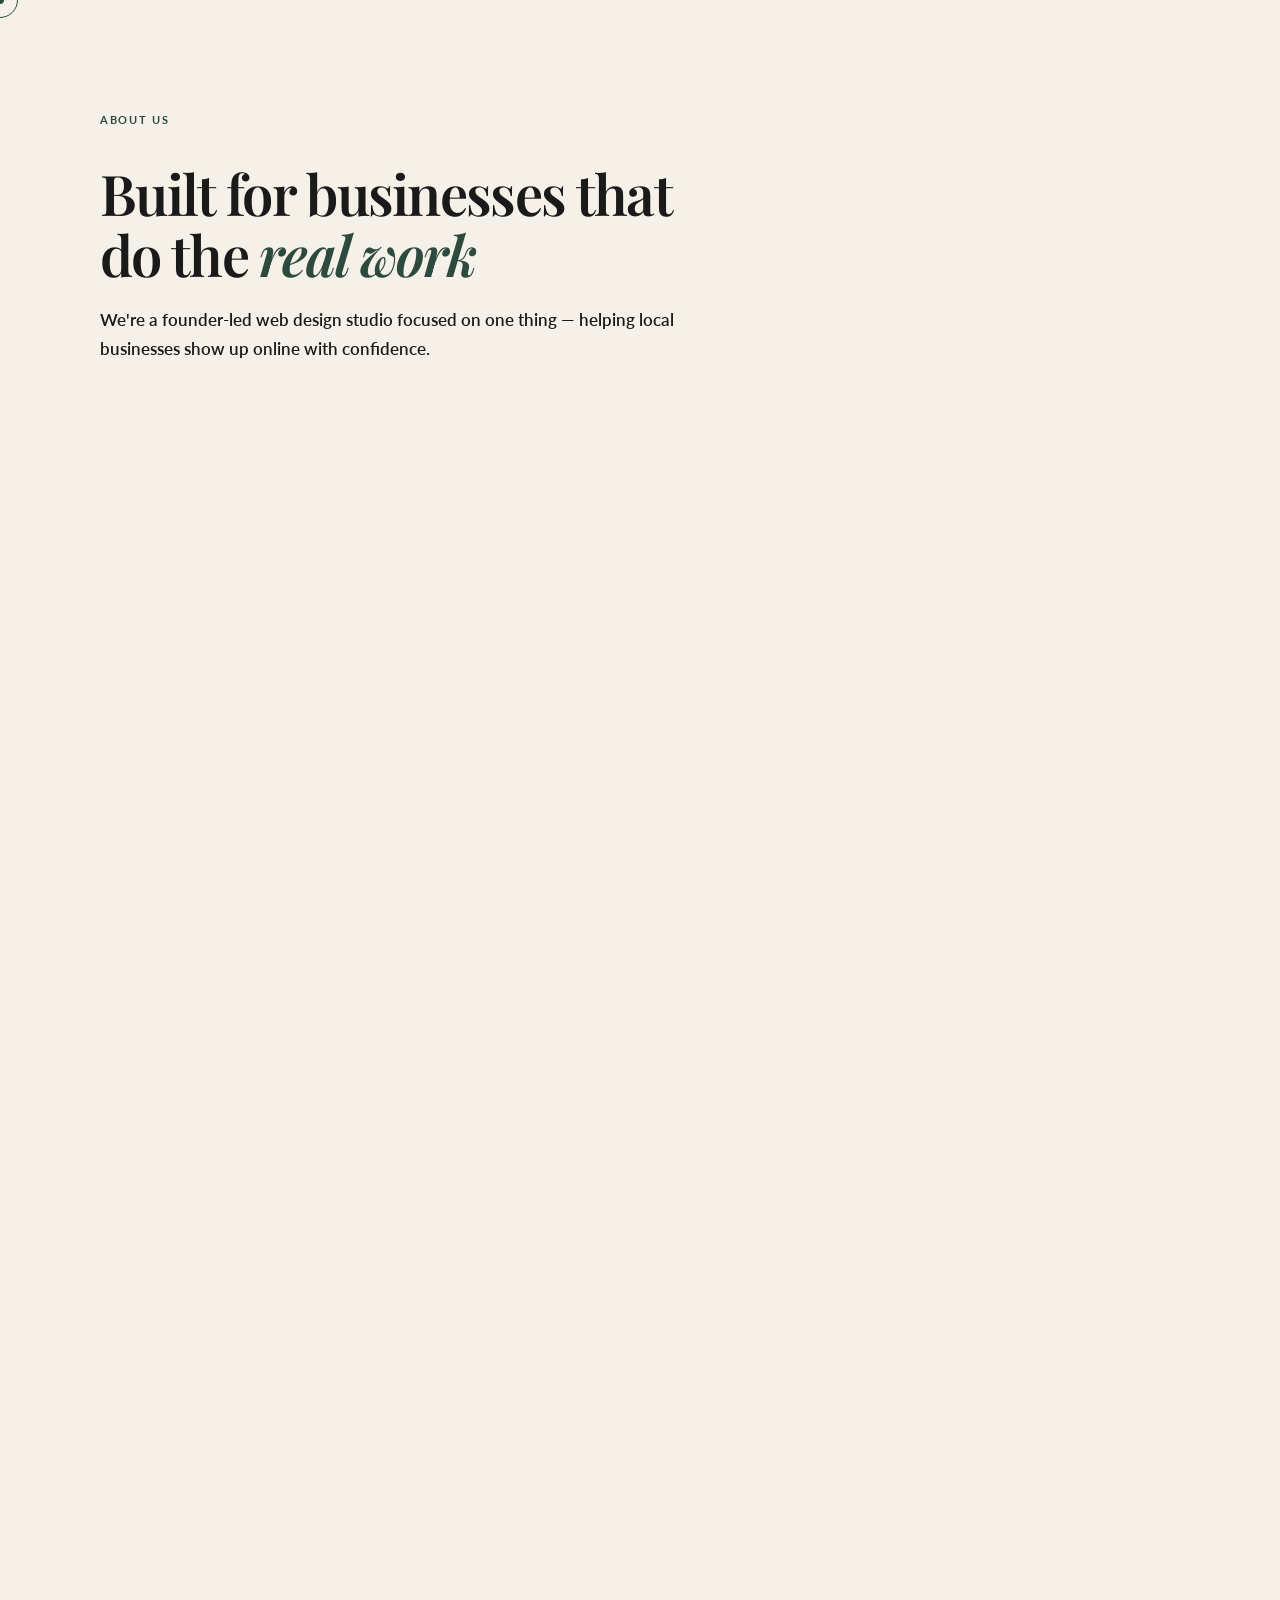
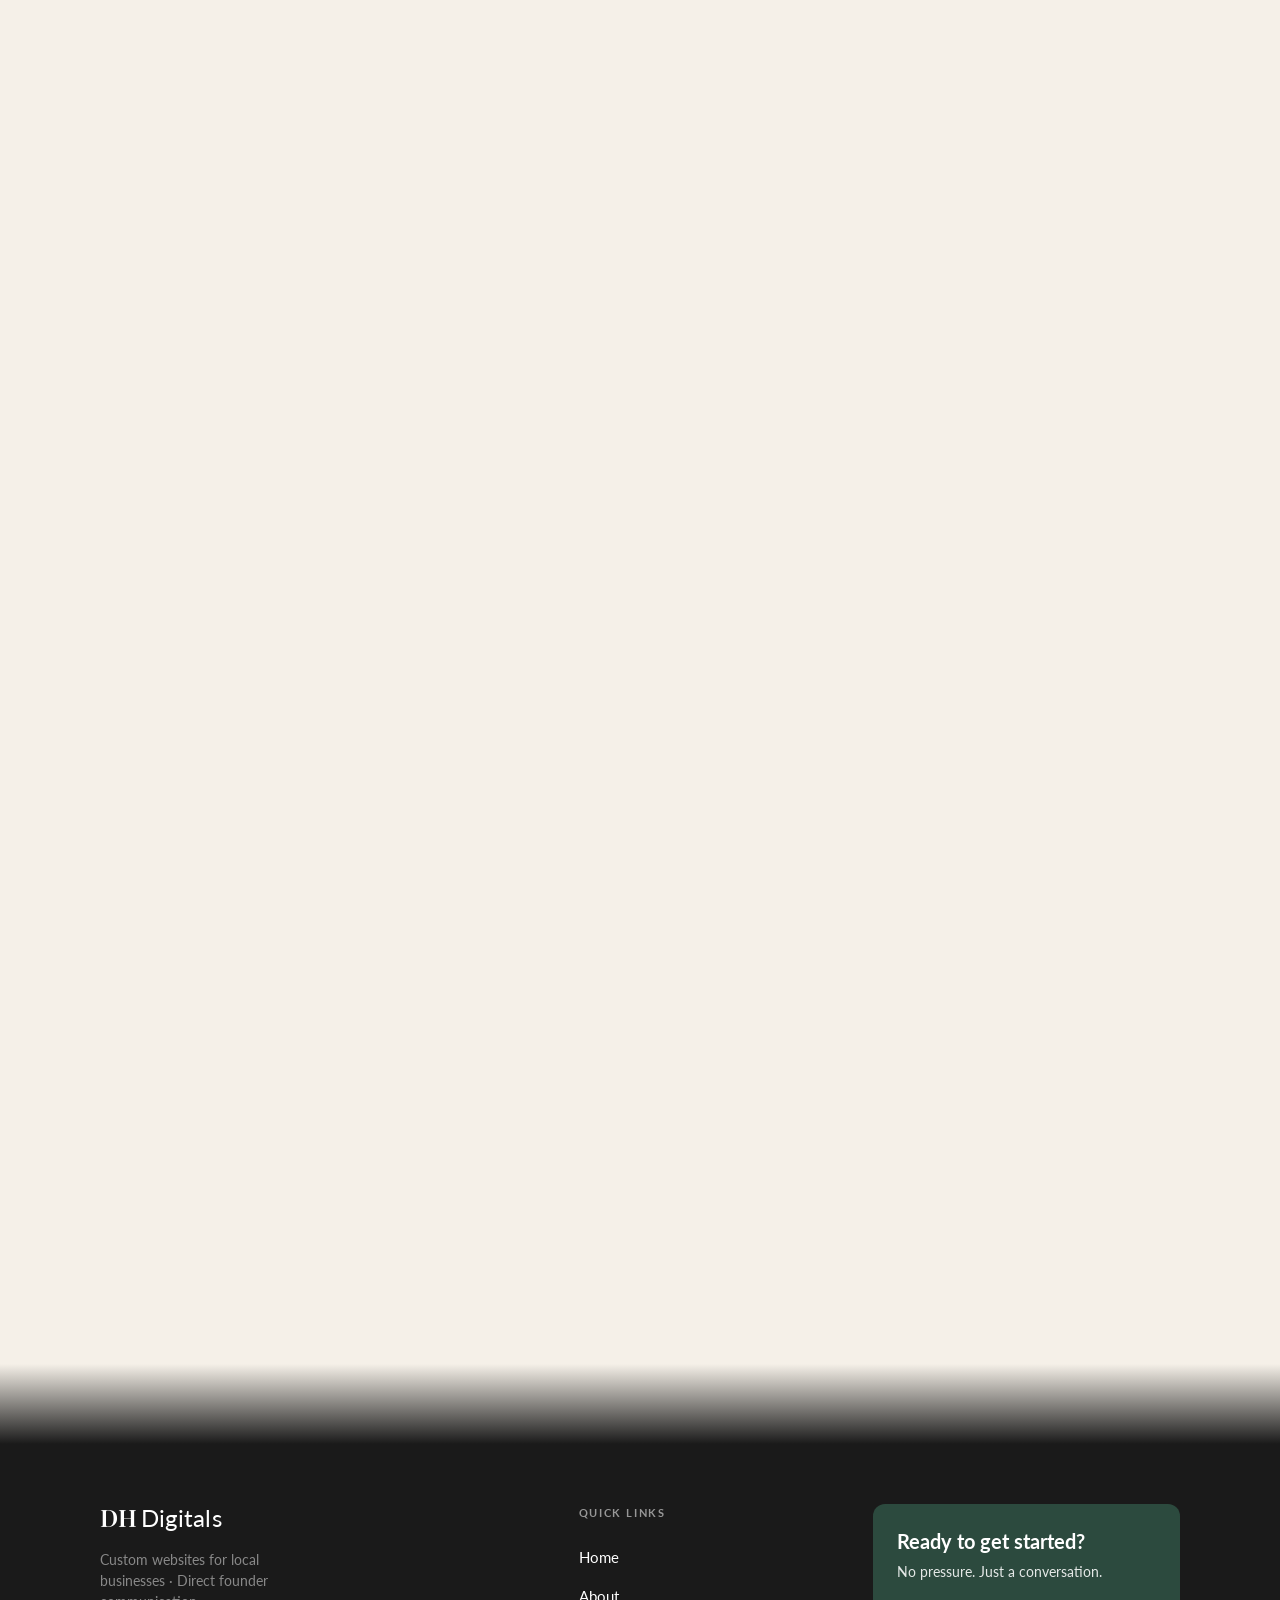
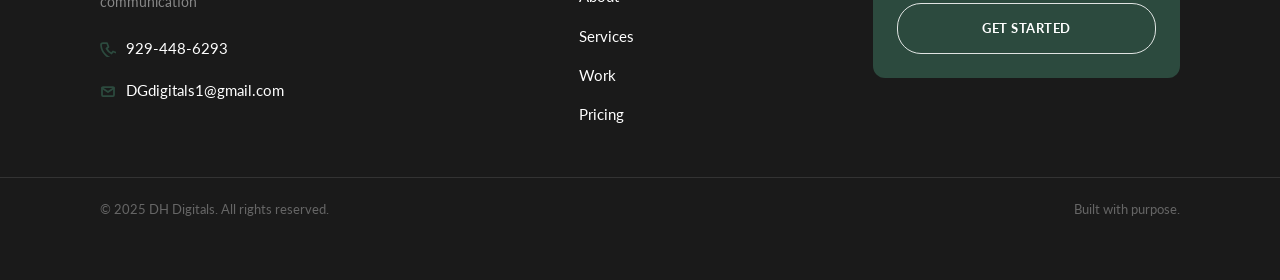
<file: about.html>
<!DOCTYPE html>
<html lang="en">
<head>
  <meta charset="UTF-8">
  <meta name="viewport" content="width=device-width, initial-scale=1.0, viewport-fit=cover">
  <meta name="description" content="Meet DH Digitals — a founder-led web design studio helping local businesses show up online with confidence.">
  <title>About Us — DH Digitals</title>
  <link rel="icon" type="image/svg+xml" href="data:image/svg+xml,%3Csvg xmlns='http://www.w3.org/2000/svg' viewBox='0 0 32 32'%3E%3Crect width='32' height='32' rx='7' fill='%23F5F0E8'/%3E%3Ctext x='16' y='21.5' font-family='Georgia%2C%20serif' font-size='13' font-weight='600' fill='%232C4A3E' text-anchor='middle'%3EDH%3C/text%3E%3C/svg%3E">
  <link rel="preconnect" href="https://fonts.googleapis.com">
  <link rel="preconnect" href="https://fonts.gstatic.com" crossorigin>
  <link href="https://fonts.googleapis.com/css2?family=Lato:wght@400;700&family=Playfair+Display:ital,wght@0,400;0,500;0,600;0,700;1,400;1,500&display=swap" rel="stylesheet">
  <link rel="stylesheet" href="styles.css">
</head>
<body>

  <!-- NAV -->
  <nav id="nav">
    <div class="container">
      <a href="index.html" class="logo"><span class="logo-serif">DH</span> <span class="logo-rest">Digitals</span></a>
      <ul class="nav-links" id="navLinks">
        <li><a href="index.html">Home</a></li>
        <li><a href="about.html" class="active">About</a></li>
        <li><a href="services.html">Services</a></li>
        <li><a href="work.html">Work</a></li>
        <li><a href="services.html#plans">Pricing</a></li>
        <li><a href="contact.html" class="btn btn-primary">Get Started</a></li>
      </ul>
      <button class="nav-toggle" id="navToggle" type="button" aria-label="Toggle menu" aria-expanded="false">
        <span class="hamburger" aria-hidden="true">
          <span class="hamburger-line"></span>
          <span class="hamburger-line"></span>
          <span class="hamburger-line"></span>
        </span>
      </button>
    </div>
  </nav>

  <!-- PAGE HERO -->
  <section class="page-hero page-hero--about">
    <div class="container">
      <div class="page-hero-content">
        <p class="hero-tag">About Us</p>
        <h1>Built for businesses that do the <em>real work</em></h1>
        <p class="page-hero-sub"><span class="lead-sentence">We're a founder-led web design studio focused on one thing — helping local businesses show up online with confidence.</span></p>
      </div>
    </div>
  </section>

  <!-- BRAND STORY -->
  <section id="story">
    <div class="container">
      <div class="story-grid reveal">
        <div>
          <p class="section-label">Our Story</p>
          <p class="story-lead"><span class="lead-sentence">DH Digitals started with a simple observation: small business owners are experts at what they do — but too often, their websites don't reflect that.</span></p>
        </div>
        <div class="story-body">
          <p><span class="lead-sentence">We saw local shops, contractors, and service providers losing customers to competitors simply because their online presence felt outdated, confusing, or invisible.</span> That didn't sit right with us.</p>
          <p><span class="lead-sentence">We started by helping local businesses get online — and built DH Digitals around that same hands-on approach.</span> No bloated platforms, no cookie-cutter templates. Custom design and clean code built for how your customers find and use your site.</p>
          <p><span class="lead-sentence">Every project is personal.</span> For the businesses we work with, a strong website isn't a nice-to-have — it's how customers find them, trust them, and get in touch.</p>
        </div>
      </div>
    </div>
  </section>

  <!-- WHY WE STARTED -->
  <section id="why-started">
    <div class="container">
      <div class="why-header reveal">
        <p class="section-label">Why We Started</p>
      </div>
      <div class="why-grid reveal">
        <article class="why-card">
          <div class="why-icon" aria-hidden="true">
            <svg width="28" height="28" fill="none" stroke="currentColor" stroke-width="1.75" stroke-linecap="round" stroke-linejoin="round">
              <rect x="4" y="4" width="20" height="20" rx="2"/><path d="M4 10h20M10 4v6"/>
            </svg>
          </div>
          <h3>No Template Shortcuts</h3>
          <p>Every site is built from scratch. Your business deserves better than a drag and drop theme.</p>
        </article>
        <article class="why-card">
          <div class="why-icon" aria-hidden="true">
            <svg width="28" height="28" fill="none" stroke="currentColor" stroke-width="1.75" stroke-linecap="round" stroke-linejoin="round">
              <path d="M4 6h20v12H4z"/><path d="M4 10h20"/><path d="M8 14h8"/>
            </svg>
          </div>
          <h3>Direct Founder Communication</h3>
          <p>You work directly with the person building your site — not an account manager or support ticket queue.</p>
        </article>
        <article class="why-card">
          <div class="why-icon" aria-hidden="true">
            <svg width="28" height="28" fill="none" stroke="currentColor" stroke-width="1.75" stroke-linecap="round" stroke-linejoin="round">
              <path d="M4 20V8l10-4 10 4v12"/><path d="M9 20v-6h10v6"/>
            </svg>
          </div>
          <h3>Customers First</h3>
          <p>We measure success by whether your site makes it easy for customers to understand what you do and reach out — not by portfolio awards.</p>
        </article>
      </div>
    </div>
  </section>

  <!-- MISSION -->
  <section id="mission">
    <div class="mission-block reveal">
      <p class="section-label">Our Mission</p>
      <p class="mission-quote"><span class="lead-sentence">To give every small business a website that's as committed as they are — clear, fast, and built so visitors understand what you offer and know how to reach you.</span></p>
    </div>
  </section>

  <!-- CORE VALUES -->
  <section id="values">
    <div class="container">
      <div class="values-header reveal">
        <p class="section-label">Core Values</p>
        <h2 class="section-title">What guides every project</h2>
        <p><span class="lead-sentence">These aren't wall posters — they're the standards we hold ourselves to on every site we build.</span></p>
      </div>
      <div class="values-grid reveal">
        <div class="value-card">
          <div class="value-num">01</div>
          <h3>Clarity over clutter</h3>
          <p><span class="lead-sentence">We design for clarity, not decoration.</span> Every element on your site should have a purpose and help visitors take the next step.</p>
        </div>
        <div class="value-card">
          <div class="value-num">02</div>
          <h3>Built to last</h3>
          <p><span class="lead-sentence">Clean code, fast load times, and reliable structure.</span> Your site should work well today and still hold up as your business grows.</p>
        </div>
        <div class="value-card">
          <div class="value-num">03</div>
          <h3>Partnership, not transactions</h3>
          <p><span class="lead-sentence">We listen first.</span> Your goals shape the build — not the other way around. We're invested in your success beyond launch day.</p>
        </div>
        <div class="value-card">
          <div class="value-num">04</div>
          <h3>Small business first</h3>
          <p><span class="lead-sentence">We build for real budgets and real timelines.</span> Practical work that helps your business — without the agency runaround.</p>
        </div>
      </div>
    </div>
  </section>

  <!-- CTA -->
  <section class="cta-section" id="contact">
    <div class="container reveal">
      <h2>Let's build something together</h2>
      <p><span class="lead-sentence">Ready to talk about your project?</span> Reach out — we'd love to hear from you.</p>
      <div class="cta-buttons">
        <a href="tel:9294486293" class="btn btn-primary">929-448-6293</a>
        <a href="mailto:DGdigitals1@gmail.com" class="btn btn-outline">DGdigitals1@gmail.com</a>
      </div>
    </div>
  </section>

  <!-- FOOTER -->
  <footer>
    <div class="container footer-main">
      <div class="footer-col footer-brand-col">
        <a href="index.html" class="footer-logo">
          <span class="logo-serif">DH</span>
          <span class="logo-rest">Digitals</span>
        </a>
        <p class="footer-tagline">Custom websites for local businesses · Direct founder communication</p>
        <ul class="footer-contact-list">
          <li>
            <a href="tel:9294486293">
              <svg width="16" height="16" fill="none" stroke="currentColor" stroke-width="1.75" stroke-linecap="round" stroke-linejoin="round" aria-hidden="true">
                <path d="M3 2h4l1.5 4-2 1.5a11 11 0 0 0 5 5L13 10.5 17 12v4a2 2 0 0 1-2 2A15 15 0 0 1 1 4a2 2 0 0 1 2-2z"/>
              </svg>
              929-448-6293
            </a>
          </li>
          <li>
            <a href="mailto:DGdigitals1@gmail.com">
              <svg width="16" height="16" fill="none" stroke="currentColor" stroke-width="1.75" stroke-linecap="round" stroke-linejoin="round" aria-hidden="true">
                <rect x="2" y="4" width="12" height="9" rx="1"/><path d="M2 5l6 4 6-4"/>
              </svg>
              DGdigitals1@gmail.com
            </a>
          </li>
        </ul>
      </div>
      <div class="footer-col footer-links-col">
        <h4 class="footer-heading">Quick Links</h4>
        <ul class="footer-links">
          <li><a href="index.html">Home</a></li>
          <li><a href="about.html">About</a></li>
          <li><a href="services.html">Services</a></li>
          <li><a href="work.html">Work</a></li>
          <li><a href="services.html#plans">Pricing</a></li>
        </ul>
      </div>
      <div class="footer-col footer-cta-col">
        <div class="footer-cta-box">
          <p class="footer-cta-title">Ready to get started?</p>
          <p class="footer-cta-sub">No pressure. Just a conversation.</p>
          <a href="contact.html" class="btn btn-outline-light">Get Started</a>
        </div>
      </div>
    </div>
    <div class="footer-bar">
      <div class="container footer-bar-inner">
        <p class="footer-copy">&copy; 2025 DH Digitals. All rights reserved.</p>
        <p class="footer-credit">Built with purpose.</p>
      </div>
    </div>
  </footer>

  <script src="main.js"></script>
</body>
</html>
</file>
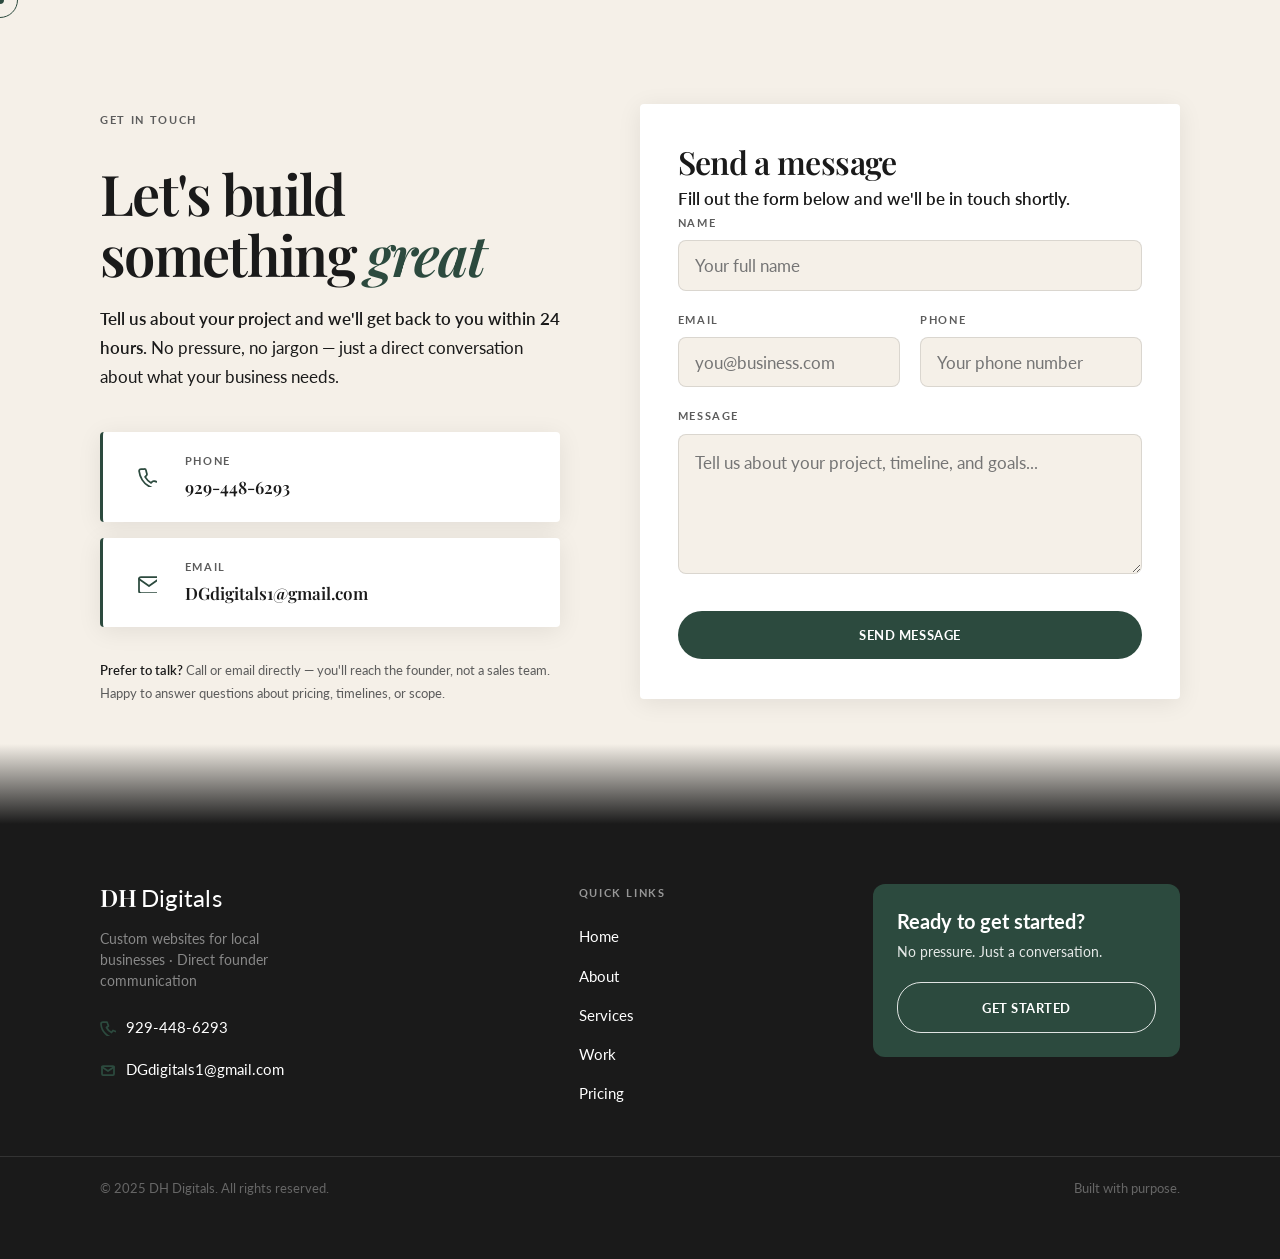
<file: contact.html>
<!DOCTYPE html>
<html lang="en">
<head>
  <meta charset="UTF-8">
  <meta name="viewport" content="width=device-width, initial-scale=1.0, viewport-fit=cover">
  <meta name="description" content="Contact DH Digitals to start your website project. Call 929-448-6293 or email DGdigitals1@gmail.com — no pressure, no jargon.">
  <title>Contact — DH Digitals</title>
  <link rel="icon" type="image/svg+xml" href="data:image/svg+xml,%3Csvg xmlns='http://www.w3.org/2000/svg' viewBox='0 0 32 32'%3E%3Crect width='32' height='32' rx='7' fill='%23F5F0E8'/%3E%3Ctext x='16' y='21.5' font-family='Georgia%2C%20serif' font-size='13' font-weight='600' fill='%232C4A3E' text-anchor='middle'%3EDH%3C/text%3E%3C/svg%3E">
  <link rel="preconnect" href="https://fonts.googleapis.com">
  <link rel="preconnect" href="https://fonts.gstatic.com" crossorigin>
  <link href="https://fonts.googleapis.com/css2?family=Lato:wght@400;700&family=Playfair+Display:ital,wght@0,400;0,500;0,600;0,700;1,400;1,500&display=swap" rel="stylesheet">
  <link rel="stylesheet" href="styles.css">
</head>
<body class="page-contact">

  <nav id="nav">
    <div class="container">
      <a href="index.html" class="logo"><span class="logo-serif">DH</span> <span class="logo-rest">Digitals</span></a>
      <ul class="nav-links" id="navLinks">
        <li><a href="index.html">Home</a></li>
        <li><a href="about.html">About</a></li>
        <li><a href="services.html">Services</a></li>
        <li><a href="work.html">Work</a></li>
        <li><a href="services.html#plans">Pricing</a></li>
        <li><a href="contact.html" class="active btn btn-primary">Get Started</a></li>
      </ul>
      <button class="nav-toggle" id="navToggle" type="button" aria-label="Toggle menu" aria-expanded="false">
        <span class="hamburger" aria-hidden="true">
          <span class="hamburger-line"></span>
          <span class="hamburger-line"></span>
          <span class="hamburger-line"></span>
        </span>
      </button>
    </div>
  </nav>

  <main>
    <div class="container">
      <div class="contact-grid">

        <div class="contact-info">
          <p class="hero-tag">Get In Touch</p>
          <h1>Let's build something <em>great</em></h1>
          <p><span class="lead-sentence">Tell us about your project and we'll get back to you within 24 hours.</span> No pressure, no jargon — just a direct conversation about what your business needs.</p>

          <div class="contact-methods">
            <a href="tel:9294486293" class="contact-method">
              <div class="method-icon">
                <svg width="20" height="20" fill="none" stroke="currentColor" stroke-width="1.75" stroke-linecap="round" stroke-linejoin="round">
                  <path d="M22 16.92v3a2 2 0 01-2.18 2 19.79 19.79 0 01-8.63-3.07 19.5 19.5 0 01-6-6 19.79 19.79 0 01-3.07-8.67A2 2 0 014.11 2h3a2 2 0 012 1.72 12.84 12.84 0 00.7 2.81 2 2 0 01-.45 2.11L8.09 9.91a16 16 0 006 6l1.27-1.27a2 2 0 012.11-.45 12.84 12.84 0 002.81.7A2 2 0 0122 16.92z"/>
                </svg>
              </div>
              <div>
                <div class="method-label">Phone</div>
                <div class="method-value">929-448-6293</div>
              </div>
            </a>

            <a href="mailto:DGdigitals1@gmail.com" class="contact-method">
              <div class="method-icon">
                <svg width="20" height="20" fill="none" stroke="currentColor" stroke-width="1.75" stroke-linecap="round" stroke-linejoin="round">
                  <path d="M4 4h16c1.1 0 2 .9 2 2v12c0 1.1-.9 2-2 2H4c-1.1 0-2-.9-2-2V6c0-1.1.9-2 2-2z"/><polyline points="22,6 12,13 2,6"/>
                </svg>
              </div>
              <div>
                <div class="method-label">Email</div>
                <div class="method-value">DGdigitals1@gmail.com</div>
              </div>
            </a>
          </div>

          <p class="contact-note"><span class="lead-sentence">Prefer to talk?</span> Call or email directly — you'll reach the founder, not a sales team. Happy to answer questions about pricing, timelines, or scope.</p>
        </div>

        <div class="form-panel" id="formPanel">
          <div class="form-body" id="formBody">
            <h2>Send a message</h2>
            <p><span class="lead-sentence">Fill out the form below and we'll be in touch shortly.</span></p>

            <form id="contactForm" novalidate>
              <div class="form-group" id="nameGroup">
                <label for="name">Name</label>
                <input type="text" id="name" name="name" placeholder="Your full name" autocomplete="name" required>
                <span class="form-error">Please enter your name.</span>
              </div>

              <div class="form-row">
                <div class="form-group" id="emailGroup">
                  <label for="email">Email</label>
                  <input type="email" id="email" name="email" placeholder="you@business.com" autocomplete="email" required>
                  <span class="form-error">Please enter a valid email.</span>
                </div>
                <div class="form-group" id="phoneGroup">
                  <label for="phone">Phone</label>
                  <input type="tel" id="phone" name="phone" placeholder="Your phone number" autocomplete="tel">
                  <span class="form-error">Please enter a valid phone number.</span>
                </div>
              </div>

              <div class="form-group" id="messageGroup">
                <label for="message">Message</label>
                <textarea id="message" name="message" placeholder="Tell us about your project, timeline, and goals..." required></textarea>
                <span class="form-error">Please enter a message.</span>
              </div>

              <button type="submit" class="btn btn-primary" id="submitBtn">Send Message</button>
            </form>
          </div>

          <div class="form-success" id="formSuccess">
            <div class="form-success-icon">
              <svg width="28" height="28" fill="none" stroke="currentColor" stroke-width="2" stroke-linecap="round" stroke-linejoin="round">
                <polyline points="20 6 9 17 4 12"/>
              </svg>
            </div>
            <h3>Message sent!</h3>
            <p><span class="lead-sentence">Thanks for reaching out.</span> We'll get back to you within 24 hours.</p>
          </div>
        </div>

      </div>
    </div>
  </main>

  <!-- FOOTER -->
  <footer>
    <div class="container footer-main">
      <div class="footer-col footer-brand-col">
        <a href="index.html" class="footer-logo">
          <span class="logo-serif">DH</span>
          <span class="logo-rest">Digitals</span>
        </a>
        <p class="footer-tagline">Custom websites for local businesses · Direct founder communication</p>
        <ul class="footer-contact-list">
          <li>
            <a href="tel:9294486293">
              <svg width="16" height="16" fill="none" stroke="currentColor" stroke-width="1.75" stroke-linecap="round" stroke-linejoin="round" aria-hidden="true">
                <path d="M3 2h4l1.5 4-2 1.5a11 11 0 0 0 5 5L13 10.5 17 12v4a2 2 0 0 1-2 2A15 15 0 0 1 1 4a2 2 0 0 1 2-2z"/>
              </svg>
              929-448-6293
            </a>
          </li>
          <li>
            <a href="mailto:DGdigitals1@gmail.com">
              <svg width="16" height="16" fill="none" stroke="currentColor" stroke-width="1.75" stroke-linecap="round" stroke-linejoin="round" aria-hidden="true">
                <rect x="2" y="4" width="12" height="9" rx="1"/><path d="M2 5l6 4 6-4"/>
              </svg>
              DGdigitals1@gmail.com
            </a>
          </li>
        </ul>
      </div>
      <div class="footer-col footer-links-col">
        <h4 class="footer-heading">Quick Links</h4>
        <ul class="footer-links">
          <li><a href="index.html">Home</a></li>
          <li><a href="about.html">About</a></li>
          <li><a href="services.html">Services</a></li>
          <li><a href="work.html">Work</a></li>
          <li><a href="services.html#plans">Pricing</a></li>
        </ul>
      </div>
      <div class="footer-col footer-cta-col">
        <div class="footer-cta-box">
          <p class="footer-cta-title">Ready to get started?</p>
          <p class="footer-cta-sub">No pressure. Just a conversation.</p>
          <a href="contact.html" class="btn btn-outline-light">Get Started</a>
        </div>
      </div>
    </div>
    <div class="footer-bar">
      <div class="container footer-bar-inner">
        <p class="footer-copy">&copy; 2025 DH Digitals. All rights reserved.</p>
        <p class="footer-credit">Built with purpose.</p>
      </div>
    </div>
  </footer>

  <script src="main.js"></script>
  <script>
    const form = document.getElementById('contactForm');
    const formBody = document.getElementById('formBody');
    const formSuccess = document.getElementById('formSuccess');
    const submitBtn = document.getElementById('submitBtn');

    function validateEmail(value) {
      return /^[^\s@]+@[^\s@]+\.[^\s@]+$/.test(value);
    }

    function validatePhone(value) {
      if (!value.trim()) return true;
      return /^[\d\s\-().+]{7,}$/.test(value);
    }

    function setError(groupId, inputId, hasError) {
      const group = document.getElementById(groupId);
      const input = document.getElementById(inputId);
      group.classList.toggle('has-error', hasError);
      input.classList.toggle('error', hasError);
      return hasError;
    }

    form.addEventListener('submit', (e) => {
      e.preventDefault();

      const name = document.getElementById('name').value.trim();
      const email = document.getElementById('email').value.trim();
      const phone = document.getElementById('phone').value.trim();
      const message = document.getElementById('message').value.trim();

      let valid = true;
      if (setError('nameGroup', 'name', !name)) valid = false;
      if (setError('emailGroup', 'email', !validateEmail(email))) valid = false;
      if (setError('phoneGroup', 'phone', !validatePhone(phone))) valid = false;
      if (setError('messageGroup', 'message', !message)) valid = false;

      if (!valid) return;

      submitBtn.disabled = true;
      submitBtn.textContent = 'Sending...';

      const subject = encodeURIComponent(`New inquiry from ${name}`);
      const body = encodeURIComponent(
        `Name: ${name}\nEmail: ${email}\nPhone: ${phone || 'Not provided'}\n\nMessage:\n${message}`
      );

      window.location.href = `mailto:DGdigitals1@gmail.com?subject=${subject}&body=${body}`;

      setTimeout(() => {
        formBody.classList.add('hidden');
        formSuccess.classList.add('visible');
      }, 600);
    });

    form.querySelectorAll('input, textarea').forEach(field => {
      field.addEventListener('input', () => {
        const group = field.closest('.form-group');
        if (group) group.classList.remove('has-error');
        field.classList.remove('error');
      });
    });
  </script>
</body>
</html>
</file>
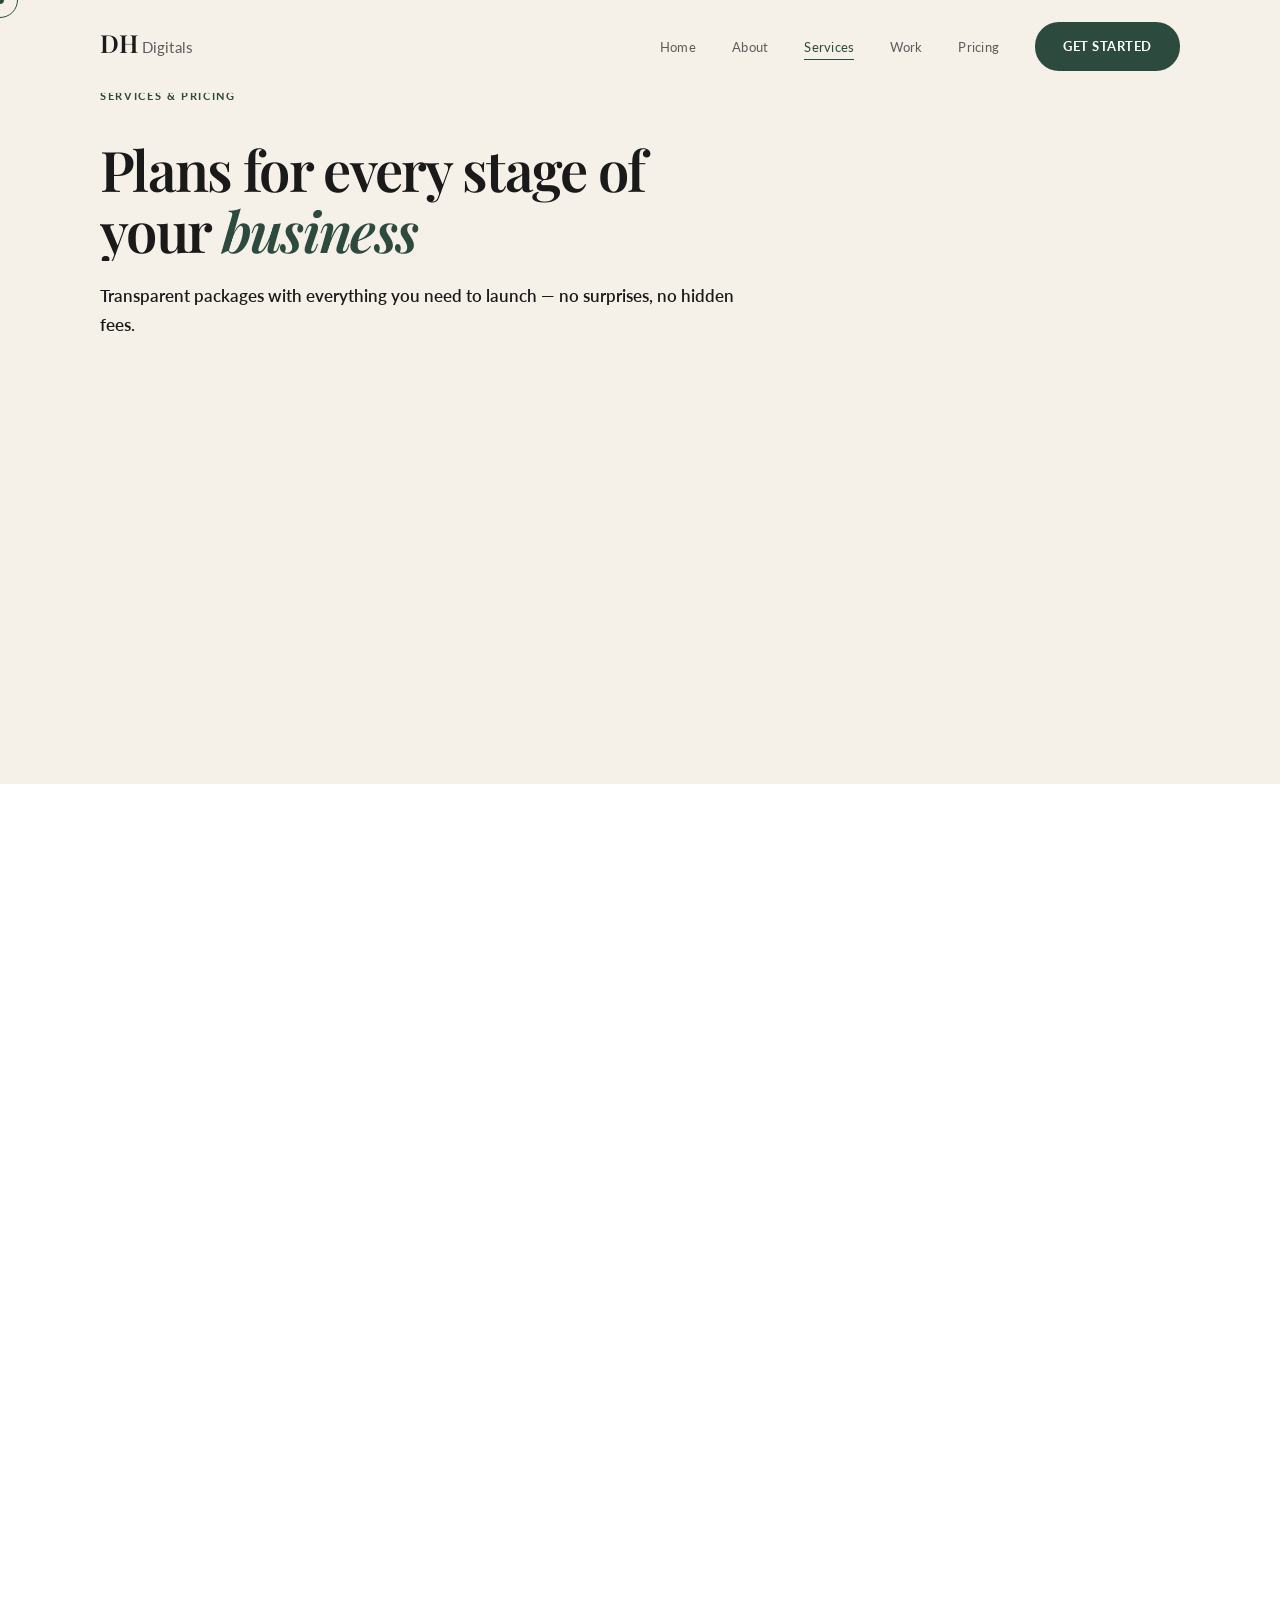
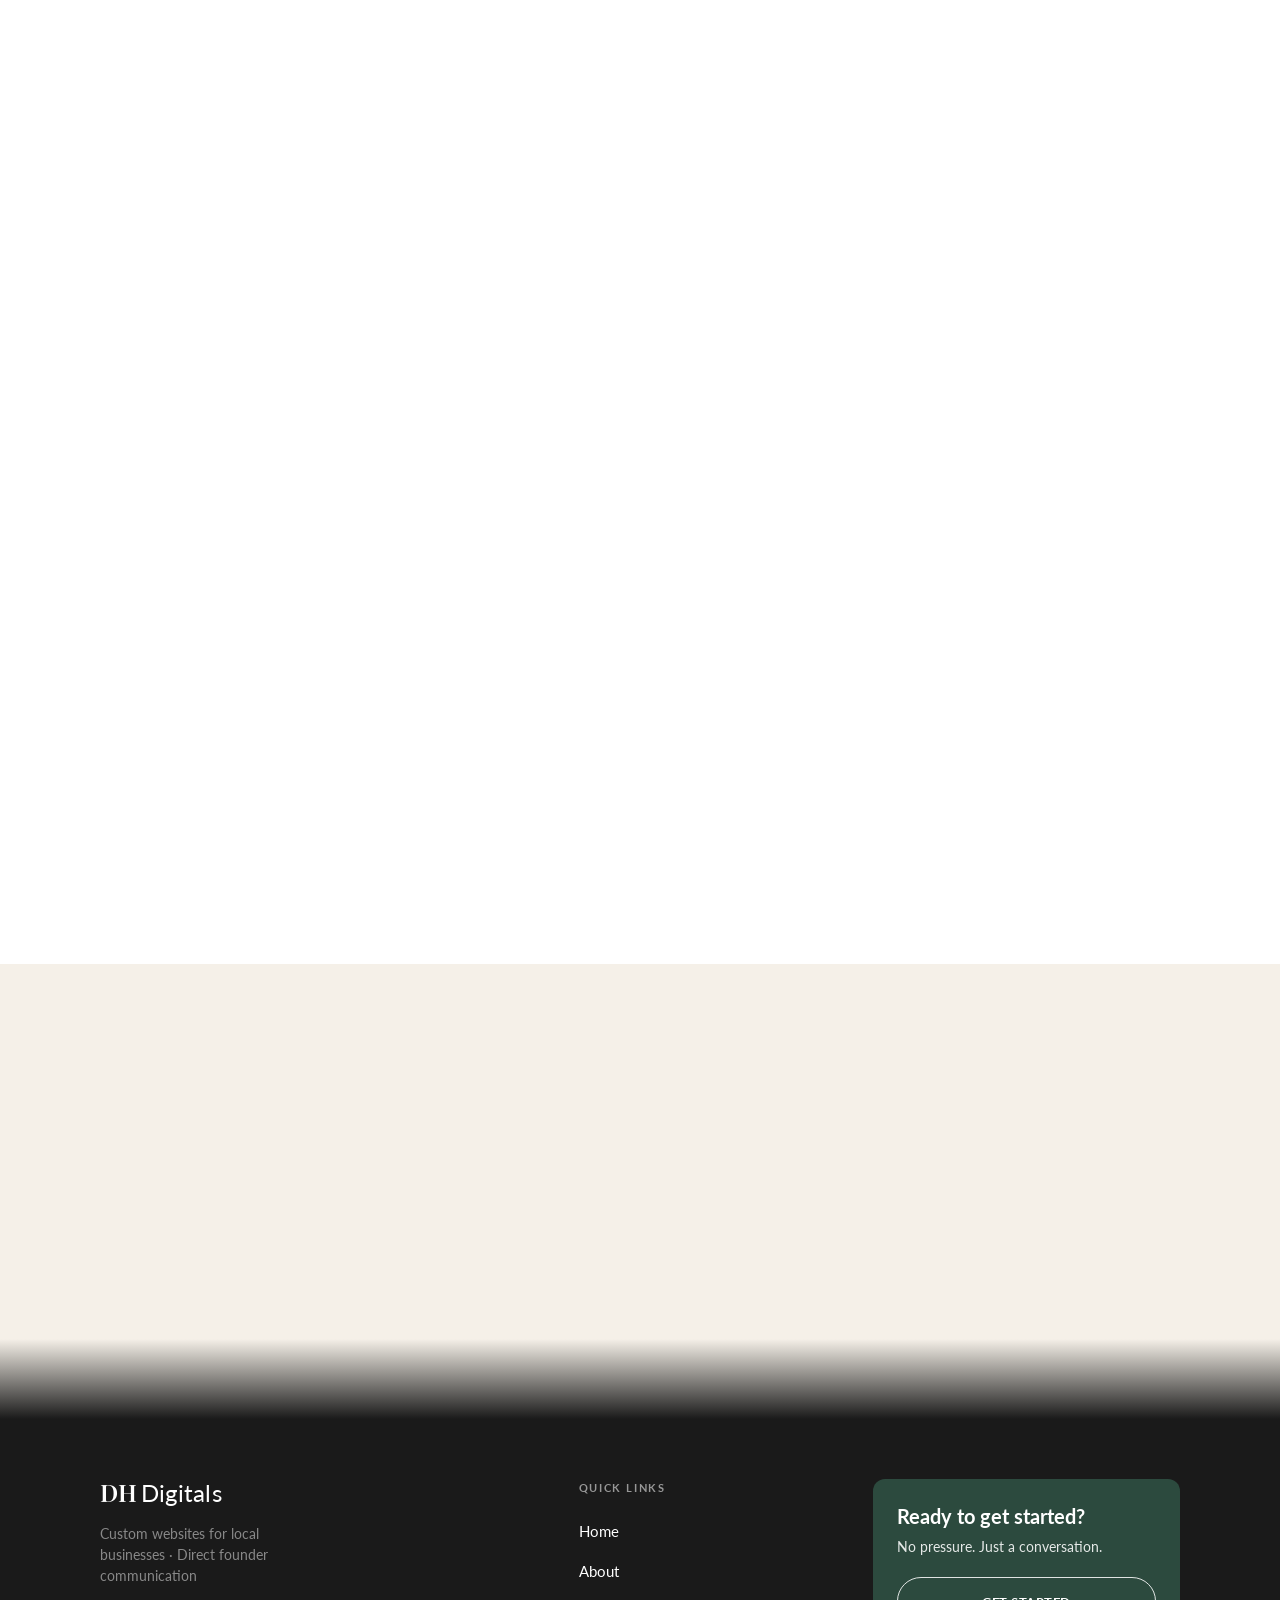
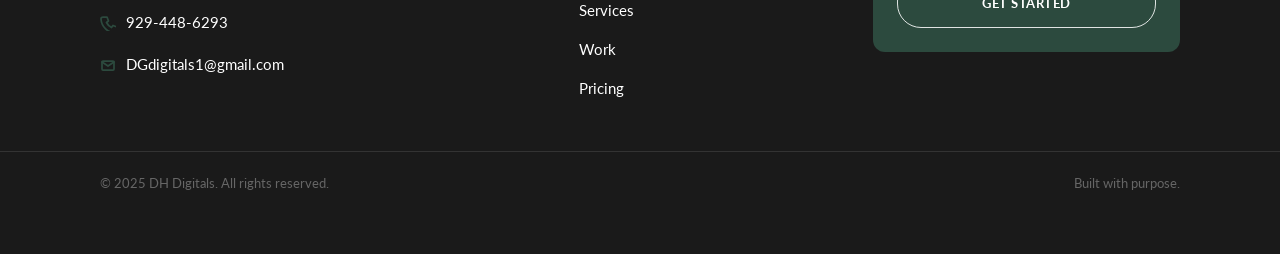
<file: services.html>
<!DOCTYPE html>
<html lang="en">
<head>
  <meta charset="UTF-8">
  <meta name="viewport" content="width=device-width, initial-scale=1.0, viewport-fit=cover">
  <meta name="description" content="Transparent web design packages from $397. Starter, Growth, and Premium builds plus optional monthly care — Growth Plan website management at $99/mo is recommended for most owners.">
  <title>Services & Pricing — DH Digitals</title>
  <link rel="icon" type="image/svg+xml" href="data:image/svg+xml,%3Csvg xmlns='http://www.w3.org/2000/svg' viewBox='0 0 32 32'%3E%3Crect width='32' height='32' rx='7' fill='%23F5F0E8'/%3E%3Ctext x='16' y='21.5' font-family='Georgia%2C%20serif' font-size='13' font-weight='600' fill='%232C4A3E' text-anchor='middle'%3EDH%3C/text%3E%3C/svg%3E">
  <link rel="preconnect" href="https://fonts.googleapis.com">
  <link rel="preconnect" href="https://fonts.gstatic.com" crossorigin>
  <link href="https://fonts.googleapis.com/css2?family=Lato:wght@400;700&family=Playfair+Display:ital,wght@0,400;0,500;0,600;0,700;1,400;1,500&display=swap" rel="stylesheet">
  <link rel="stylesheet" href="styles.css">
</head>
<body>

  <nav id="nav">
    <div class="container">
      <a href="index.html" class="logo"><span class="logo-serif">DH</span> <span class="logo-rest">Digitals</span></a>
      <ul class="nav-links" id="navLinks">
        <li><a href="index.html">Home</a></li>
        <li><a href="about.html">About</a></li>
        <li><a href="services.html" class="active">Services</a></li>
        <li><a href="work.html">Work</a></li>
        <li><a href="#plans">Pricing</a></li>
        <li><a href="contact.html" class="btn btn-primary">Get Started</a></li>
      </ul>
      <button class="nav-toggle" id="navToggle" type="button" aria-label="Toggle menu" aria-expanded="false">
        <span class="hamburger" aria-hidden="true">
          <span class="hamburger-line"></span>
          <span class="hamburger-line"></span>
          <span class="hamburger-line"></span>
        </span>
      </button>
    </div>
  </nav>

  <section class="page-hero page-hero--services">
    <div class="container">
      <div class="page-hero-content">
        <p class="hero-tag">Services & Pricing</p>
        <h1>Plans for every stage of your <em>business</em></h1>
        <p class="page-hero-sub"><span class="lead-sentence">Transparent packages with everything you need to launch — no surprises, no hidden fees.</span></p>
      </div>
    </div>
  </section>

  <section class="intro">
    <div class="container reveal">
      <div>
        <p class="section-label">What You Get</p>
        <h2 class="section-title">Custom websites, clear deliverables</h2>
      </div>
      <p class="section-desc"><span class="lead-sentence">Every tier includes custom design, clear deliverables, and direct founder communication.</span> Pick the plan that fits your business today — move up when you need more.</p>
    </div>
  </section>

  <section id="plans">
    <div class="container">
      <div class="pricing-grid">

        <div class="price-card price-card--starter reveal">
          <div class="price-tier">Starter</div>
          <p class="price-tagline">A simple, honest start online</p>
          <div class="price-amount">$397</div>
          <p class="price-pages">Up to 3 pages</p>
          <ul class="price-features">
            <li>
              <svg width="16" height="16" fill="none" stroke="currentColor" stroke-width="2.5" stroke-linecap="round"><polyline points="2 8 6 12 14 4"/></svg>
              Clean, modern design
            </li>
            <li>
              <svg width="16" height="16" fill="none" stroke="currentColor" stroke-width="2.5" stroke-linecap="round"><polyline points="2 8 6 12 14 4"/></svg>
              Looks good on phones
            </li>
            <li>
              <svg width="16" height="16" fill="none" stroke="currentColor" stroke-width="2.5" stroke-linecap="round"><polyline points="2 8 6 12 14 4"/></svg>
              Contact form
            </li>
            <li>
              <svg width="16" height="16" fill="none" stroke="currentColor" stroke-width="2.5" stroke-linecap="round"><polyline points="2 8 6 12 14 4"/></svg>
              Basic SEO setup
            </li>
            <li>
              <svg width="16" height="16" fill="none" stroke="currentColor" stroke-width="2.5" stroke-linecap="round"><polyline points="2 8 6 12 14 4"/></svg>
              Fast loading
            </li>
            <li>
              <svg width="16" height="16" fill="none" stroke="currentColor" stroke-width="2.5" stroke-linecap="round"><polyline points="2 8 6 12 14 4"/></svg>
              1 revision
            </li>
          </ul>
          <div class="price-meta">
            <div class="meta-item">
              <div class="meta-label">Delivery</div>
              <div class="meta-value">2 weeks</div>
            </div>
          </div>
          <a href="contact.html" class="btn btn-outline">Start Simple</a>
          <p class="price-checkout">Secure checkout via Stripe</p>
          <p class="price-guarantee">Work starts only after full payment. Clear scope, no surprises.</p>
        </div>

        <div class="price-card featured reveal">
          <div class="price-badge">Recommended</div>
          <div class="price-tier">Growth</div>
          <p class="price-tagline">For businesses ready for a larger site</p>
          <div class="price-amount">$797</div>
          <p class="price-pages">Up to 7 pages</p>
          <ul class="price-features">
            <li class="price-feature-key">
              <svg width="16" height="16" fill="none" stroke="currentColor" stroke-width="2.5" stroke-linecap="round"><polyline points="2 8 6 12 14 4"/></svg>
              Layout built to get calls and form fills
            </li>
            <li class="price-feature-key">
              <svg width="16" height="16" fill="none" stroke="currentColor" stroke-width="2.5" stroke-linecap="round"><polyline points="2 8 6 12 14 4"/></svg>
              Contact and quote request sections
            </li>
            <li class="price-feature-key">
              <svg width="16" height="16" fill="none" stroke="currentColor" stroke-width="2.5" stroke-linecap="round"><polyline points="2 8 6 12 14 4"/></svg>
              Clear contact buttons throughout
            </li>
            <li>
              <svg width="16" height="16" fill="none" stroke="currentColor" stroke-width="2.5" stroke-linecap="round"><polyline points="2 8 6 12 14 4"/></svg>
              Smooth page animations
            </li>
            <li>
              <svg width="16" height="16" fill="none" stroke="currentColor" stroke-width="2.5" stroke-linecap="round"><polyline points="2 8 6 12 14 4"/></svg>
              Expanded SEO &amp; Analytics setup
            </li>
            <li>
              <svg width="16" height="16" fill="none" stroke="currentColor" stroke-width="2.5" stroke-linecap="round"><polyline points="2 8 6 12 14 4"/></svg>
              2 revisions
            </li>
          </ul>
          <div class="price-meta">
            <div class="meta-item">
              <div class="meta-label">Delivery</div>
              <div class="meta-value">3 weeks</div>
            </div>
          </div>
          <a href="contact.html" class="btn btn-primary">Choose Growth</a>
          <p class="price-checkout">Secure checkout via Stripe</p>
          <p class="price-guarantee">Work starts only after full payment. Clear scope, no surprises.</p>
        </div>

        <div class="price-card price-card--premium reveal">
          <div class="price-tier">Premium</div>
          <p class="price-tagline">For businesses that need the most pages</p>
          <div class="price-amount">$1,197</div>
          <p class="price-pages">Up to 10 pages</p>
          <ul class="price-features">
            <li class="price-feature-key">
              <svg width="16" height="16" fill="none" stroke="currentColor" stroke-width="2.5" stroke-linecap="round"><polyline points="2 8 6 12 14 4"/></svg>
              Detailed design review and polish
            </li>
            <li>
              <svg width="16" height="16" fill="none" stroke="currentColor" stroke-width="2.5" stroke-linecap="round"><polyline points="2 8 6 12 14 4"/></svg>
              Online store setup
            </li>
            <li>
              <svg width="16" height="16" fill="none" stroke="currentColor" stroke-width="2.5" stroke-linecap="round"><polyline points="2 8 6 12 14 4"/></svg>
              Custom interactive elements
            </li>
            <li>
              <svg width="16" height="16" fill="none" stroke="currentColor" stroke-width="2.5" stroke-linecap="round"><polyline points="2 8 6 12 14 4"/></svg>
              Booking and email tool connections
            </li>
            <li>
              <svg width="16" height="16" fill="none" stroke="currentColor" stroke-width="2.5" stroke-linecap="round"><polyline points="2 8 6 12 14 4"/></svg>
              Faster delivery window
            </li>
            <li>
              <svg width="16" height="16" fill="none" stroke="currentColor" stroke-width="2.5" stroke-linecap="round"><polyline points="2 8 6 12 14 4"/></svg>
              3 revisions
            </li>
          </ul>
          <div class="price-meta">
            <div class="meta-item">
              <div class="meta-label">Delivery</div>
              <div class="meta-value">4 weeks</div>
            </div>
          </div>
          <a href="contact.html" class="btn btn-outline">Go Premium</a>
          <p class="price-checkout">Secure checkout via Stripe</p>
          <p class="price-guarantee">Work starts only after full payment. Clear scope, no surprises.</p>
        </div>

      </div>

      <p class="care-plans-intro reveal">After launch, most owners don't want to manage their site — they want to send a message and have it handled.</p>
      <p class="care-plans-clarifier reveal">The Growth Plan is monthly website care — separate from your one-time build. Add it at checkout.</p>

      <div class="pricing-grid pricing-grid--care">

        <div class="price-card price-card--starter reveal">
          <div class="price-tier">Essential Care</div>
          <p class="price-tagline">Keeps your site online</p>
          <div class="price-amount">$49<span>/mo</span></div>
          <p class="price-pages">Billed monthly</p>
          <ul class="price-features">
            <li>
              <svg width="16" height="16" fill="none" stroke="currentColor" stroke-width="2.5" stroke-linecap="round"><polyline points="2 8 6 12 14 4"/></svg>
              Secure hosting
            </li>
            <li>
              <svg width="16" height="16" fill="none" stroke="currentColor" stroke-width="2.5" stroke-linecap="round"><polyline points="2 8 6 12 14 4"/></svg>
              Website backups
            </li>
            <li>
              <svg width="16" height="16" fill="none" stroke="currentColor" stroke-width="2.5" stroke-linecap="round"><polyline points="2 8 6 12 14 4"/></svg>
              Security checks
            </li>
            <li>
              <svg width="16" height="16" fill="none" stroke="currentColor" stroke-width="2.5" stroke-linecap="round"><polyline points="2 8 6 12 14 4"/></svg>
              Uptime checks
            </li>
            <li>
              <svg width="16" height="16" fill="none" stroke="currentColor" stroke-width="2.5" stroke-linecap="round"><polyline points="2 8 6 12 14 4"/></svg>
              Basic support
            </li>
          </ul>
          <p class="price-card-note">Hosting and backups only — you handle content changes yourself.</p>
          <a href="contact.html" class="btn btn-outline">Add Essential Care</a>
          <p class="price-guarantee">Add to any package at checkout</p>
        </div>

        <div class="price-card featured reveal">
          <div class="price-badge">Recommended</div>
          <div class="price-tier">Growth Plan</div>
          <p class="price-tagline">Your Website, Handled</p>
          <div class="price-amount">$99<span>/mo</span></div>
          <p class="price-pages">Billed monthly · best for most owners</p>
          <p class="price-card-highlight">Everything in Essential Care, plus we make your changes for you.</p>
          <ul class="price-features">
            <li class="price-feature-key">
              <svg width="16" height="16" fill="none" stroke="currentColor" stroke-width="2.5" stroke-linecap="round"><polyline points="2 8 6 12 14 4"/></svg>
              Text, photo, and price updates when you ask
            </li>
            <li class="price-feature-key">
              <svg width="16" height="16" fill="none" stroke="currentColor" stroke-width="2.5" stroke-linecap="round"><polyline points="2 8 6 12 14 4"/></svg>
              Broken links, pages, and forms fixed
            </li>
            <li class="price-feature-key">
              <svg width="16" height="16" fill="none" stroke="currentColor" stroke-width="2.5" stroke-linecap="round"><polyline points="2 8 6 12 14 4"/></svg>
              Regular check-ins to catch problems early
            </li>
            <li>
              <svg width="16" height="16" fill="none" stroke="currentColor" stroke-width="2.5" stroke-linecap="round"><polyline points="2 8 6 12 14 4"/></svg>
              Security updates and backups
            </li>
            <li>
              <svg width="16" height="16" fill="none" stroke="currentColor" stroke-width="2.5" stroke-linecap="round"><polyline points="2 8 6 12 14 4"/></svg>
              Direct support when something isn't working
            </li>
          </ul>
          <p class="price-card-note">You tell us what needs changing — we take care of it. No logging in, no troubleshooting, no more pushing site updates to someday. Your website becomes our responsibility, not yours.</p>
          <a href="contact.html" class="btn btn-primary">Add Growth Plan</a>
          <p class="price-guarantee">Most clients choose this plan · add at checkout</p>
        </div>

      </div>
    </div>
  </section>

  <section class="cta-section" id="contact">
    <div class="container reveal">
      <h2>Not sure which plan fits?</h2>
      <p><span class="lead-sentence">Tell us about your business and we'll help you choose the right package — no pressure, no jargon.</span></p>
      <div class="cta-buttons">
        <a href="tel:9294486293" class="btn btn-primary">929-448-6293</a>
        <a href="mailto:DGdigitals1@gmail.com" class="btn btn-outline">DGdigitals1@gmail.com</a>
      </div>
    </div>
  </section>

  <!-- FOOTER -->
  <footer>
    <div class="container footer-main">
      <div class="footer-col footer-brand-col">
        <a href="index.html" class="footer-logo">
          <span class="logo-serif">DH</span>
          <span class="logo-rest">Digitals</span>
        </a>
        <p class="footer-tagline">Custom websites for local businesses · Direct founder communication</p>
        <ul class="footer-contact-list">
          <li>
            <a href="tel:9294486293">
              <svg width="16" height="16" fill="none" stroke="currentColor" stroke-width="1.75" stroke-linecap="round" stroke-linejoin="round" aria-hidden="true">
                <path d="M3 2h4l1.5 4-2 1.5a11 11 0 0 0 5 5L13 10.5 17 12v4a2 2 0 0 1-2 2A15 15 0 0 1 1 4a2 2 0 0 1 2-2z"/>
              </svg>
              929-448-6293
            </a>
          </li>
          <li>
            <a href="mailto:DGdigitals1@gmail.com">
              <svg width="16" height="16" fill="none" stroke="currentColor" stroke-width="1.75" stroke-linecap="round" stroke-linejoin="round" aria-hidden="true">
                <rect x="2" y="4" width="12" height="9" rx="1"/><path d="M2 5l6 4 6-4"/>
              </svg>
              DGdigitals1@gmail.com
            </a>
          </li>
        </ul>
      </div>
      <div class="footer-col footer-links-col">
        <h4 class="footer-heading">Quick Links</h4>
        <ul class="footer-links">
          <li><a href="index.html">Home</a></li>
          <li><a href="about.html">About</a></li>
          <li><a href="services.html">Services</a></li>
          <li><a href="work.html">Work</a></li>
          <li><a href="#plans">Pricing</a></li>
        </ul>
      </div>
      <div class="footer-col footer-cta-col">
        <div class="footer-cta-box">
          <p class="footer-cta-title">Ready to get started?</p>
          <p class="footer-cta-sub">No pressure. Just a conversation.</p>
          <a href="contact.html" class="btn btn-outline-light">Get Started</a>
        </div>
      </div>
    </div>
    <div class="footer-bar">
      <div class="container footer-bar-inner">
        <p class="footer-copy">&copy; 2025 DH Digitals. All rights reserved.</p>
        <p class="footer-credit">Built with purpose.</p>
      </div>
    </div>
  </footer>

  <script src="main.js"></script>
</body>
</html>
</file>
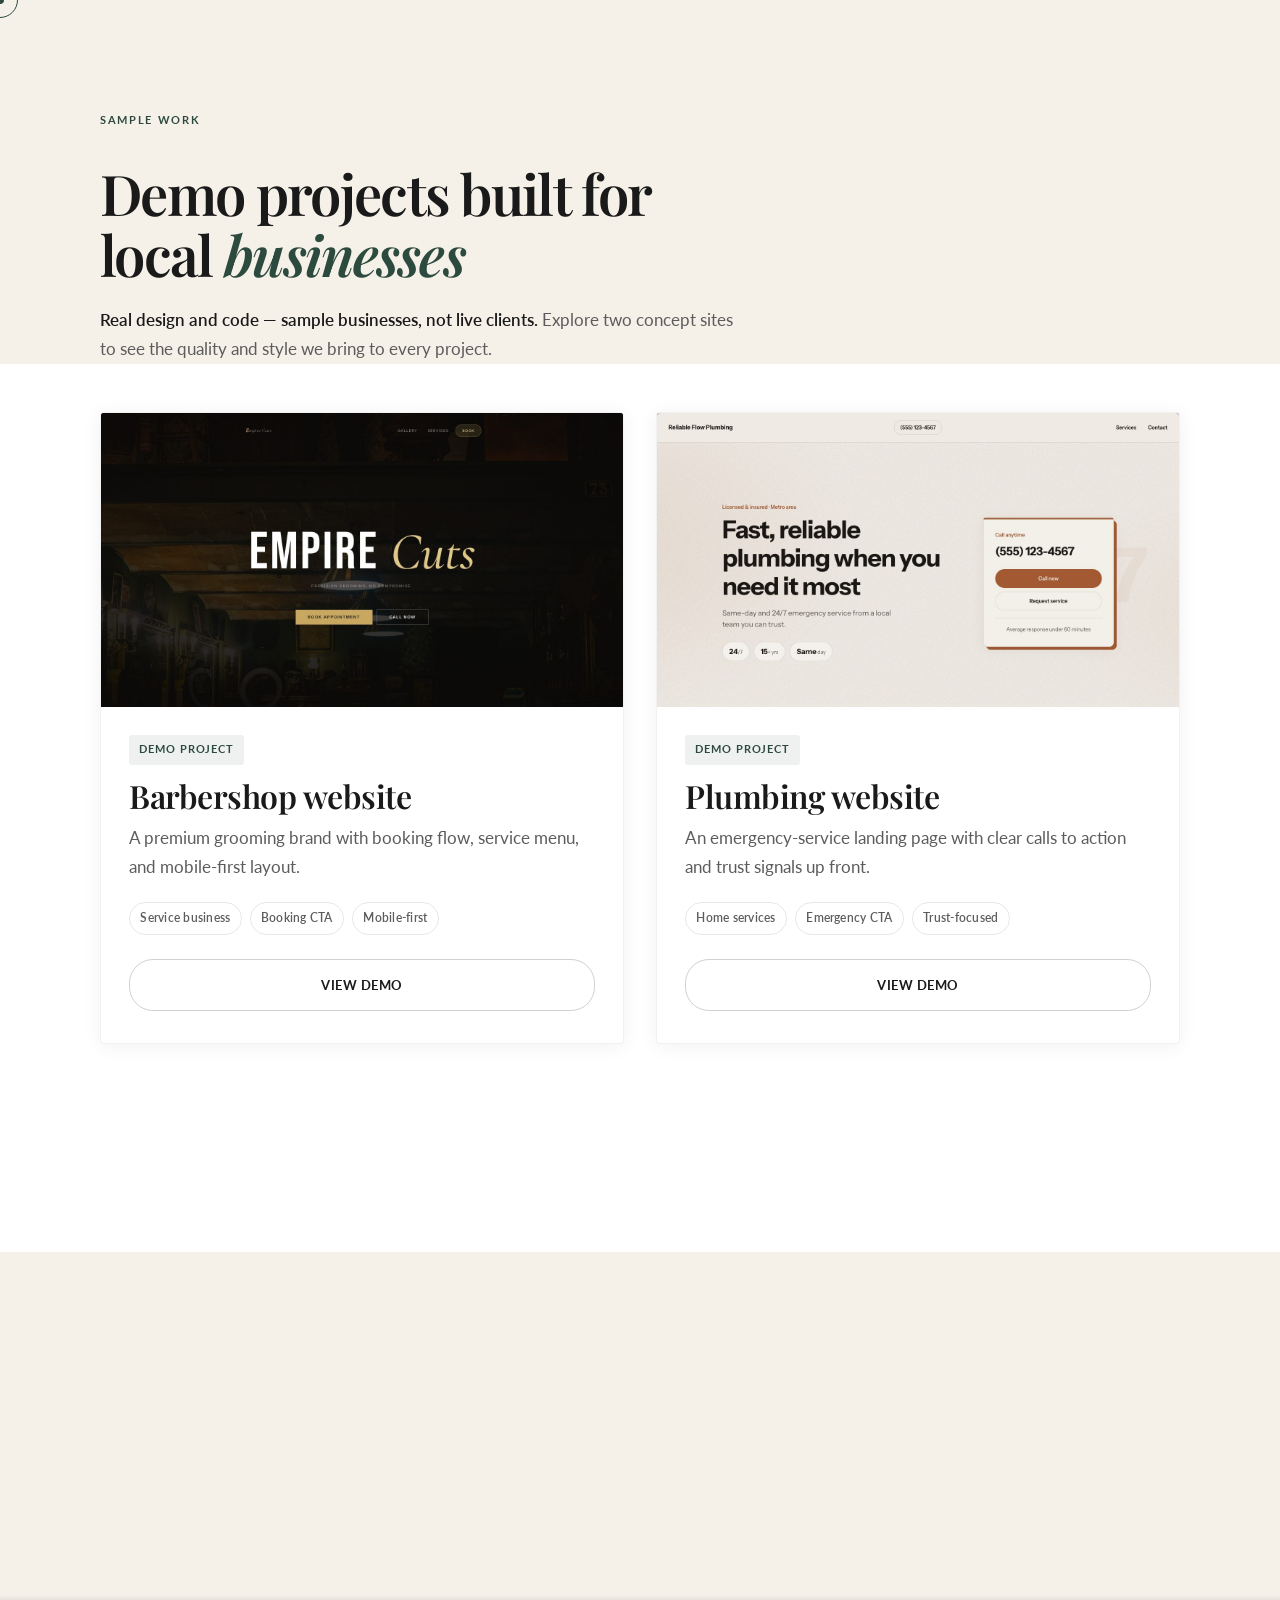
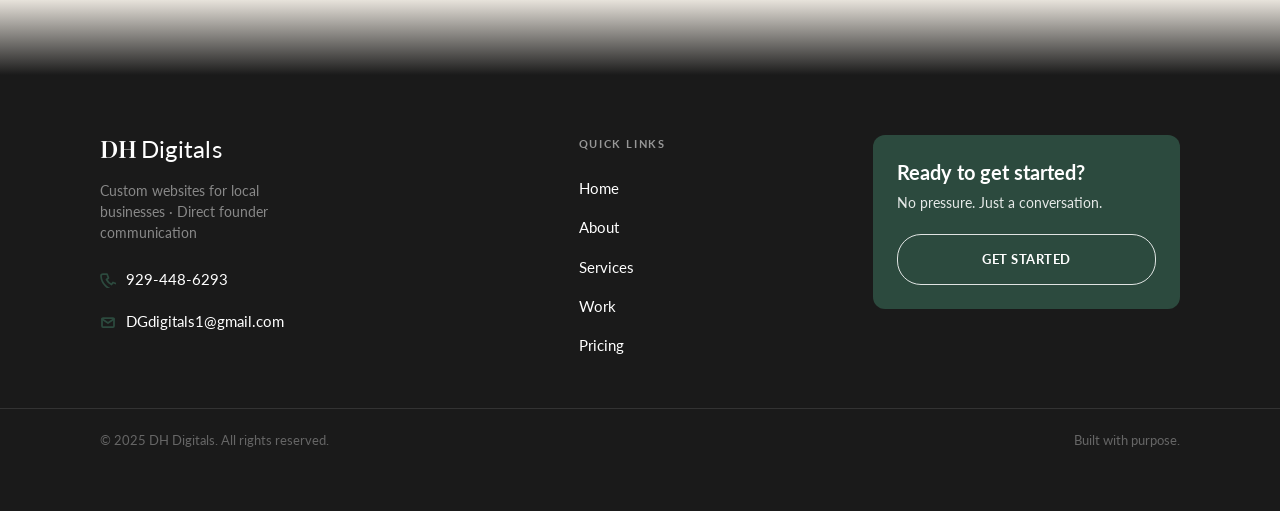
<file: work.html>
<!DOCTYPE html>
<html lang="en">
<head>
  <meta charset="UTF-8">
  <meta name="viewport" content="width=device-width, initial-scale=1.0, viewport-fit=cover">
  <meta name="description" content="Explore DH Digitals demo projects — sample barbershop and plumbing websites built to show our design and development quality.">
  <title>Work — DH Digitals</title>
  <link rel="icon" type="image/svg+xml" href="data:image/svg+xml,%3Csvg xmlns='http://www.w3.org/2000/svg' viewBox='0 0 32 32'%3E%3Crect width='32' height='32' rx='7' fill='%23F5F0E8'/%3E%3Ctext x='16' y='21.5' font-family='Georgia%2C%20serif' font-size='13' font-weight='600' fill='%232C4A3E' text-anchor='middle'%3EDH%3C/text%3E%3C/svg%3E">
  <link rel="preconnect" href="https://fonts.googleapis.com">
  <link rel="preconnect" href="https://fonts.gstatic.com" crossorigin>
  <link href="https://fonts.googleapis.com/css2?family=Lato:wght@400;700&family=Playfair+Display:ital,wght@0,400;0,500;0,600;0,700;1,400;1,500&display=swap" rel="stylesheet">
  <link rel="stylesheet" href="styles.css">
</head>
<body>

  <nav id="nav">
    <div class="container">
      <a href="index.html" class="logo"><span class="logo-serif">DH</span> <span class="logo-rest">Digitals</span></a>
      <ul class="nav-links" id="navLinks">
        <li><a href="index.html">Home</a></li>
        <li><a href="about.html">About</a></li>
        <li><a href="services.html">Services</a></li>
        <li><a href="work.html" class="active">Work</a></li>
        <li><a href="services.html#plans">Pricing</a></li>
        <li><a href="contact.html" class="btn btn-primary">Get Started</a></li>
      </ul>
      <button class="nav-toggle" id="navToggle" type="button" aria-label="Toggle menu" aria-expanded="false">
        <span class="hamburger" aria-hidden="true">
          <span class="hamburger-line"></span>
          <span class="hamburger-line"></span>
          <span class="hamburger-line"></span>
        </span>
      </button>
    </div>
  </nav>

  <section class="page-hero page-hero--work">
    <div class="container">
      <div class="page-hero-content">
        <p class="hero-tag">Sample Work</p>
        <h1>Demo projects built for local <em>businesses</em></h1>
        <p class="page-hero-sub"><span class="lead-sentence">Real design and code — sample businesses, not live clients.</span> Explore two concept sites to see the quality and style we bring to every project.</p>
      </div>
    </div>
  </section>

  <section class="work-section work-section--page">
    <div class="container">
      <div class="work-grid">
        <article class="work-card">
          <div class="work-preview">
            <img
              class="work-preview-image"
              src="images/work/empire-cuts-preview.jpg"
              alt="Empire Cuts barbershop demo homepage preview"
              width="1440"
              height="810"
              loading="lazy"
            >
          </div>
          <div class="work-card-body">
            <span class="work-badge">Demo Project</span>
            <h3>Barbershop website</h3>
            <p>A premium grooming brand with booking flow, service menu, and mobile-first layout.</p>
            <ul class="work-tags">
              <li>Service business</li>
              <li>Booking CTA</li>
              <li>Mobile-first</li>
            </ul>
            <a href="demos/empire-cuts/index.html" class="btn btn-outline work-link" target="_blank" rel="noopener noreferrer">View demo</a>
          </div>
        </article>
        <article class="work-card">
          <div class="work-preview">
            <img
              class="work-preview-image"
              src="images/work/reliable-flow-preview.jpg"
              alt="Reliable Flow Plumbing demo homepage preview"
              width="1440"
              height="810"
              loading="lazy"
            >
          </div>
          <div class="work-card-body">
            <span class="work-badge">Demo Project</span>
            <h3>Plumbing website</h3>
            <p>An emergency-service landing page with clear calls to action and trust signals up front.</p>
            <ul class="work-tags">
              <li>Home services</li>
              <li>Emergency CTA</li>
              <li>Trust-focused</li>
            </ul>
            <a href="demos/reliable-flow-plumbing/index.html" class="btn btn-outline work-link" target="_blank" rel="noopener noreferrer">View demo</a>
          </div>
        </article>
      </div>
      <p class="work-note reveal">These are concept projects built to demonstrate our approach. Business names, contact details, and reviews are fictional.</p>
    </div>
  </section>

  <section class="cta-band">
    <div class="container reveal">
      <h2>Want a site like this for your business?</h2>
      <p><span class="lead-sentence">Let's talk about what you need.</span> No pressure, no jargon.</p>
      <a href="contact.html" class="btn btn-primary">Get Started</a>
    </div>
  </section>

  <footer>
    <div class="container footer-main">
      <div class="footer-col footer-brand-col">
        <a href="index.html" class="footer-logo">
          <span class="logo-serif">DH</span>
          <span class="logo-rest">Digitals</span>
        </a>
        <p class="footer-tagline">Custom websites for local businesses · Direct founder communication</p>
        <ul class="footer-contact-list">
          <li>
            <a href="tel:9294486293">
              <svg width="16" height="16" fill="none" stroke="currentColor" stroke-width="1.75" stroke-linecap="round" stroke-linejoin="round" aria-hidden="true">
                <path d="M3 2h4l1.5 4-2 1.5a11 11 0 0 0 5 5L13 10.5 17 12v4a2 2 0 0 1-2 2A15 15 0 0 1 1 4a2 2 0 0 1 2-2z"/>
              </svg>
              929-448-6293
            </a>
          </li>
          <li>
            <a href="mailto:DGdigitals1@gmail.com">
              <svg width="16" height="16" fill="none" stroke="currentColor" stroke-width="1.75" stroke-linecap="round" stroke-linejoin="round" aria-hidden="true">
                <rect x="2" y="4" width="12" height="9" rx="1"/><path d="M2 5l6 4 6-4"/>
              </svg>
              DGdigitals1@gmail.com
            </a>
          </li>
        </ul>
      </div>
      <div class="footer-col footer-links-col">
        <h4 class="footer-heading">Quick Links</h4>
        <ul class="footer-links">
          <li><a href="index.html">Home</a></li>
          <li><a href="about.html">About</a></li>
          <li><a href="services.html">Services</a></li>
          <li><a href="work.html">Work</a></li>
          <li><a href="services.html#plans">Pricing</a></li>
        </ul>
      </div>
      <div class="footer-col footer-cta-col">
        <div class="footer-cta-box">
          <p class="footer-cta-title">Ready to get started?</p>
          <p class="footer-cta-sub">No pressure. Just a conversation.</p>
          <a href="contact.html" class="btn btn-outline-light">Get Started</a>
        </div>
      </div>
    </div>
    <div class="footer-bar">
      <div class="container footer-bar-inner">
        <p class="footer-copy">&copy; 2025 DH Digitals. All rights reserved.</p>
        <p class="footer-credit">Built with purpose.</p>
      </div>
    </div>
  </footer>

  <script src="main.js"></script>
</body>
</html>
</file>
<file: styles.css>
/* DH Digitals — Boutique light theme */

*, *::before, *::after { box-sizing: border-box; margin: 0; padding: 0; }

:root {
  --bg:            #F5F0E8;
  --surface:       #FFFFFF;
  --text:          #1A1A1A;
  --muted:         #5C5C5C;
  --accent:        #2C4A3E;
  --accent-hover:  #3A5E50;
  --accent-soft:   rgba(44, 74, 62, 0.12);
  --border:        rgba(26, 26, 26, 0.12);
  --border-strong: rgba(26, 26, 26, 0.2);
  --shadow-card:   0 4px 24px rgba(0, 0, 0, 0.08);
  --shadow-card-hover: 0 12px 36px rgba(0, 0, 0, 0.12);
  --card-transition: transform 0.25s cubic-bezier(0.4, 0, 0.2, 1), box-shadow 0.25s cubic-bezier(0.4, 0, 0.2, 1);
  --radius-btn:    24px;
  --section-space: 120px;
  --nav-offset:    4.5rem;
  --transition:    0.25s cubic-bezier(0.4, 0, 0.2, 1);
  --hover-transition: var(--transition);
  --ease:          cubic-bezier(0.4, 0, 0.2, 1);
  --font-display:  'Playfair Display', Georgia, serif;
  --font-body:     'Lato', system-ui, sans-serif;
  --text-h1:       88px;
  --text-h2:       56px;
  --text-h3:       32px;
  --text-body:     17px;
  --text-small:    13px;
  --lh-heading:    1.1;
  --lh-body:       1.7;
}

html {
  scroll-behavior: smooth;
  overflow-x: hidden;
}

body.nav-open {
  overflow: hidden;
}

[id] {
  scroll-margin-top: calc(var(--nav-offset) + 1rem);
}

@media (prefers-reduced-motion: reduce) {
  html { scroll-behavior: auto; }
  *, *::before, *::after {
    animation-duration: 0.01ms !important;
    animation-iteration-count: 1 !important;
    transition-duration: 0.01ms !important;
  }
}

::selection {
  background: var(--accent-soft);
  color: var(--text);
}

body {
  font-family: var(--font-body);
  background: var(--bg);
  color: var(--text);
  font-size: var(--text-body);
  line-height: var(--lh-body);
  overflow-x: hidden;
  -webkit-font-smoothing: antialiased;
}

html.has-custom-cursor body {
  cursor: none;
}

html.has-custom-cursor a,
html.has-custom-cursor button,
html.has-custom-cursor .btn,
html.has-custom-cursor input[type="submit"] {
  cursor: none;
}

body > *:not(.custom-cursor-dot):not(.custom-cursor-ring) {
  opacity: 1;
}

/* ── SCROLL REVEAL (animate-in) ── */
.animate-in {
  opacity: 0;
  transform: translateY(30px);
  transition: opacity 0.6s cubic-bezier(0.4, 0, 0.2, 1), transform 0.6s cubic-bezier(0.4, 0, 0.2, 1);
}

.animate-in.visible {
  opacity: 1;
  transform: translateY(0);
}

/* ── PAGE INTRO ── */
.page-intro {
  position: fixed;
  inset: 0;
  z-index: 9999;
  display: flex;
  align-items: center;
  justify-content: center;
  background: #2C4A3E;
  transform: translateY(0);
  transition: transform 0.7s cubic-bezier(0.76, 0, 0.24, 1);
}

.page-intro.is-exiting {
  transform: translateY(-100%);
}

.page-intro-inner {
  display: flex;
  flex-direction: column;
  align-items: center;
  text-align: center;
}

.page-intro-dh {
  font-family: var(--font-display);
  font-size: 120px;
  font-weight: 400;
  letter-spacing: 0.2em;
  color: #F5F0E8;
  line-height: 1;
  opacity: 0;
  transition: opacity 0.6s cubic-bezier(0.4, 0, 0.2, 1);
}

.page-intro.is-dh-visible .page-intro-dh {
  opacity: 1;
}

.page-intro-digitals {
  font-family: var(--font-display);
  font-size: 24px;
  font-weight: 300;
  letter-spacing: 0.4em;
  color: #F5F0E8;
  line-height: 1;
  margin-top: 0.65rem;
  opacity: 0;
  transition: opacity 0.4s cubic-bezier(0.4, 0, 0.2, 1);
}

.page-intro.is-digitals-visible .page-intro-digitals {
  opacity: 1;
}

html.page-intro-pending body > *:not(.page-intro):not(.custom-cursor-dot):not(.custom-cursor-ring) {
  opacity: 0;
}

html.page-intro-reveal body > *:not(.page-intro):not(.custom-cursor-dot):not(.custom-cursor-ring) {
  opacity: 1;
  transition: opacity 0.5s cubic-bezier(0.4, 0, 0.2, 1);
}

html.home-parallax .section-title {
  transition: none;
}

html.home-parallax .hero-monogram,
html.home-parallax .hero-visual {
  will-change: transform;
}

@media (max-width: 768px) {
  html.home-parallax .hero-monogram,
  html.home-parallax .hero-visual {
    transform: none !important;
    will-change: auto;
  }
}

/* ── ANIMATIONS ── */
nav#nav {
  opacity: 0;
  transform: translateY(-20px);
  transition: opacity 0.5s cubic-bezier(0.4, 0, 0.2, 1), transform 0.5s cubic-bezier(0.4, 0, 0.2, 1);
}

nav#nav.is-loaded {
  opacity: 1;
  transform: translateY(0);
}

.scroll-heading {
  opacity: 0;
  transform: translateX(-30px);
  transition: opacity 0.6s cubic-bezier(0.4, 0, 0.2, 1), transform 0.6s cubic-bezier(0.4, 0, 0.2, 1);
}

.scroll-heading.is-inview {
  opacity: 1;
  transform: translateX(0);
}

.scroll-card-group.is-inview > .service-card,
.scroll-card-group.is-inview > .price-card,
.scroll-card-group.is-inview > .process-step,
.scroll-card-group.is-inview > .why-card,
.scroll-card-group.is-inview > .value-card,
.scroll-card-group.is-inview > .work-card,
.scroll-card.is-inview,
.service-card.animate-in.visible,
.price-card.animate-in.visible,
.process-step.animate-in.visible,
.why-card.animate-in.visible,
.value-card.animate-in.visible,
.work-card.animate-in.visible {
  opacity: 1;
  transform: translateY(0);
}

.scroll-card-group > .service-card,
.scroll-card-group > .price-card,
.scroll-card-group > .process-step,
.scroll-card-group > .why-card,
.scroll-card-group > .value-card,
.scroll-card-group > .work-card,
.scroll-card {
  opacity: 0;
  transform: translateY(30px);
  transition: opacity 0.6s cubic-bezier(0.4, 0, 0.2, 1), transform 0.6s cubic-bezier(0.4, 0, 0.2, 1);
}

.text-reveal-mask {
  overflow: hidden;
  display: block;
}

.text-reveal-inner {
  display: block;
  transform: translateY(100%);
  transition: transform 0.8s cubic-bezier(0.76, 0, 0.24, 1);
}

h1 .text-reveal-inner {
  transition-duration: 1s;
}

.text-reveal-inner.is-revealed {
  transform: translateY(0);
}

.text-reveal-subtext {
  opacity: 0;
  transform: translateY(20px);
  transition: opacity 0.6s cubic-bezier(0.4, 0, 0.2, 1), transform 0.6s cubic-bezier(0.4, 0, 0.2, 1);
}

.text-reveal-subtext.is-revealed {
  opacity: 1;
  transform: translateY(0);
}

.hero-heading-word {
  display: inline-block;
  opacity: 0;
  transform: translateY(40px);
  transition: opacity 0.5s cubic-bezier(0.4, 0, 0.2, 1), transform 0.5s cubic-bezier(0.4, 0, 0.2, 1);
}

.hero-heading-word.is-visible {
  opacity: 1;
  transform: translateY(0);
}

.hero-load-fade {
  opacity: 0;
  transition: opacity 0.5s cubic-bezier(0.4, 0, 0.2, 1);
}

.hero .hero-tag.hero-load-fade {
  transition-duration: 0.4s;
}

.hero-load-fade.is-visible {
  opacity: 1;
}

.btn .ripple,
button .ripple,
input[type="submit"] .ripple {
  position: absolute;
  border-radius: 50%;
  pointer-events: none;
  transform: scale(0);
  opacity: 0.3;
  animation: rippleExpand 0.65s cubic-bezier(0.4, 0, 0.2, 1) forwards;
}

@keyframes rippleExpand {
  to {
    transform: scale(4);
    opacity: 0;
  }
}

.custom-cursor-dot,
.custom-cursor-ring {
  position: fixed;
  top: 0;
  left: 0;
  margin: 0;
  padding: 0;
  pointer-events: none;
  z-index: 9998;
  transform: translate(-50%, -50%);
  will-change: transform, left, top;
}

.custom-cursor-dot {
  width: 8px;
  height: 8px;
  border-radius: 50%;
  background: #2C4A3E;
  transition: transform 0.3s cubic-bezier(0.4, 0, 0.2, 1), opacity 0.2s cubic-bezier(0.4, 0, 0.2, 1);
}

.custom-cursor-ring {
  width: 36px;
  height: 36px;
  border-radius: 50%;
  border: 1.5px solid #2C4A3E;
  background: transparent;
  transition: transform 0.3s cubic-bezier(0.4, 0, 0.2, 1), background 0.3s cubic-bezier(0.4, 0, 0.2, 1);
}

.custom-cursor-dot.is-hover {
  transform: translate(-50%, -50%) scale(0);
}

.custom-cursor-ring.is-hover {
  transform: translate(-50%, -50%) scale(1.8);
  background: rgba(44, 74, 62, 0.15);
}

.custom-cursor-dot.is-click,
.custom-cursor-ring.is-click {
  transition-duration: 0.15s;
  transform: translate(-50%, -50%) scale(0.6);
}

.custom-cursor-ring.is-hover.is-click {
  transform: translate(-50%, -50%) scale(0.6);
}

.custom-cursor-dot.is-hidden,
.custom-cursor-ring.is-hidden {
  opacity: 0;
}

/* ── TYPOGRAPHY SCALE ── */
h1, h2, h3, h4, p {
  overflow-wrap: break-word;
}

h1, h2, h3, h4 {
  font-family: var(--font-display);
  line-height: var(--lh-heading);
  font-weight: 600;
}

h1 {
  font-size: var(--text-h2);
  letter-spacing: -0.03em;
}

h2,
.section-title {
  font-size: var(--text-h2);
  letter-spacing: -0.02em;
}

h3 {
  font-size: var(--text-h3);
  letter-spacing: -0.015em;
}

p {
  max-width: 65ch;
  font-size: var(--text-body);
  line-height: var(--lh-body);
}

.lead-sentence {
  font-weight: 600;
  color: var(--text);
}

.text-small,
.meta-label,
.footer-copy,
.footer-credit,
.footer-contact-list a,
.footer-tagline,
.form-error,
.contact-note,
.price-pages,
.price-features li,
.price-card-note,
.price-card-highlight {
  font-size: var(--text-small);
  line-height: var(--lh-body);
}

.section-label,
.hero-tag,
.footer-heading,
.method-label,
.form-group label {
  font-size: 11px;
  letter-spacing: 0.15em;
  line-height: var(--lh-body);
  text-transform: uppercase;
  max-width: none;
}

.price-amount,
.meta-value {
  font-variant-numeric: tabular-nums;
}

a { color: inherit; text-decoration: none; }

.container {
  width: min(1080px, calc(100vw - 2rem));
  margin: 0 auto;
  min-width: 0;
}

/* ── NAV ── */
nav {
  position: fixed;
  top: 0;
  left: 0; right: 0;
  z-index: 100;
  padding: 1.35rem 0;
  background: rgba(245, 240, 232, 0.85);
  backdrop-filter: blur(16px);
  -webkit-backdrop-filter: blur(16px);
  border-bottom: 1px solid transparent;
  transition: border-color var(--hover-transition), padding var(--hover-transition);
}

nav.scrolled {
  border-bottom-color: var(--border);
}

nav .container {
  display: flex;
  align-items: center;
  justify-content: space-between;
}

.logo {
  font-family: var(--font-body);
  font-weight: 400;
  display: flex;
  align-items: baseline;
  gap: 0.3rem;
  transition: transform 0.2s cubic-bezier(0.4, 0, 0.2, 1);
}

.logo:hover {
  transform: scale(1.03);
}

.logo-serif {
  font-family: var(--font-display);
  font-weight: 600;
  font-size: 1.55rem;
  letter-spacing: -0.02em;
  color: var(--text);
  line-height: 1;
}

.logo-rest {
  color: var(--muted);
  font-size: 0.9375rem;
  font-weight: 400;
  letter-spacing: 0.01em;
}

.nav-links {
  display: flex;
  align-items: center;
  gap: 2.25rem;
  list-style: none;
  min-width: 0;
  flex-shrink: 1;
}

@media (min-width: 769px) and (max-width: 1140px) {
  .nav-links {
    gap: 1.25rem;
  }
}

.nav-links a:not(.btn) {
  font-size: var(--text-small);
  font-weight: 400;
  letter-spacing: 0.02em;
  color: var(--muted);
  position: relative;
  transition: color var(--hover-transition);
}

.nav-links a:not(.btn)::after {
  content: '';
  position: absolute;
  left: 0;
  bottom: -5px;
  width: 0;
  height: 1px;
  background: var(--accent);
  transition: width 0.3s cubic-bezier(0.4, 0, 0.2, 1);
}

.nav-links a:not(.btn):hover,
.nav-links a:not(.btn).active { color: var(--accent); }

.nav-links a:not(.btn):hover::after,
.nav-links a:not(.btn).active::after { width: 100%; }

.nav-links .btn-primary {
  transition: transform var(--hover-transition), background var(--hover-transition), color var(--hover-transition);
}

.nav-links .btn-primary:hover:not(:disabled) {
  transform: none;
}

.btn {
  position: relative;
  overflow: hidden;
  display: inline-flex;
  align-items: center;
  justify-content: center;
  gap: 0.5rem;
  font-family: var(--font-body);
  font-weight: 700;
  font-size: var(--text-small);
  letter-spacing: 0.04em;
  text-transform: uppercase;
  padding: 0.85rem 1.75rem;
  border: none;
  border-radius: var(--radius-btn);
  cursor: pointer;
  transition: transform 0.2s cubic-bezier(0.4, 0, 0.2, 1), background 0.2s cubic-bezier(0.4, 0, 0.2, 1), color 0.2s cubic-bezier(0.4, 0, 0.2, 1), border-color 0.2s cubic-bezier(0.4, 0, 0.2, 1), box-shadow 0.2s cubic-bezier(0.4, 0, 0.2, 1);
}

.btn-primary {
  background: var(--accent);
  color: #fff;
  transition: transform 0.6s cubic-bezier(0.34, 1.56, 0.64, 1), background 0.2s cubic-bezier(0.4, 0, 0.2, 1), color 0.2s cubic-bezier(0.4, 0, 0.2, 1), border-color 0.2s cubic-bezier(0.4, 0, 0.2, 1), box-shadow 0.2s cubic-bezier(0.4, 0, 0.2, 1);
}

.btn-primary.is-magnetic-active {
  transition: transform 0.12s ease-out, background 0.2s cubic-bezier(0.4, 0, 0.2, 1), color 0.2s cubic-bezier(0.4, 0, 0.2, 1), border-color 0.2s cubic-bezier(0.4, 0, 0.2, 1), box-shadow 0.2s cubic-bezier(0.4, 0, 0.2, 1);
}

.btn-primary:hover:not(:disabled) {
  background: color-mix(in srgb, var(--accent) 90%, white);
  transform: none;
}

.btn-outline {
  background: transparent;
  color: var(--text);
  border: 1px solid var(--border-strong);
}

.btn-outline:hover:not(:disabled) {
  background: color-mix(in srgb, var(--bg) 90%, white);
  border-color: var(--accent);
  color: var(--accent);
  transform: none;
}

.btn-outline-light {
  background: transparent;
  color: #fff;
  border: 1px solid rgba(255, 255, 255, 0.85);
}

.btn-outline-light:hover:not(:disabled) {
  background: color-mix(in srgb, #ffffff 10%, transparent);
  border-color: #fff;
  color: #fff;
  transform: none;
}

.nav-toggle {
  display: none;
  background: none;
  border: none;
  color: var(--text);
  cursor: pointer;
  padding: 0;
}

.hamburger {
  display: flex;
  flex-direction: column;
  justify-content: space-between;
  width: 28px;
  height: 28px;
}

.hamburger-line {
  display: block;
  width: 28px;
  height: 2px;
  background: currentColor;
  border-radius: 1px;
}

/* ── HERO (home) ── */
.hero {
  min-height: auto;
  display: flex;
  flex-direction: column;
  align-items: stretch;
  padding: calc(var(--nav-offset) + 2.5rem) 0 80px;
  position: relative;
  overflow-x: hidden;
  overflow-y: visible;
}

.hero-parallax-bg {
  position: absolute;
  inset: -20% 0;
  z-index: 0;
  background:
    radial-gradient(ellipse 85% 65% at 78% 22%, rgba(44, 74, 62, 0.07) 0%, transparent 58%),
    radial-gradient(ellipse 55% 50% at 12% 88%, rgba(44, 74, 62, 0.05) 0%, transparent 52%),
    linear-gradient(180deg, #F5F0E8 0%, #EDE6DA 45%, #F5F0E8 100%);
  background-size: 100% 140%;
  background-position: center 0;
  background-repeat: no-repeat;
  will-change: background-position;
}

.hero-monogram {
  position: absolute;
  right: clamp(-1rem, 2vw, 3rem);
  top: 50%;
  transform: translateY(-48%);
  font-family: var(--font-display);
  font-size: clamp(6.6rem, 15.6vw, 12.6rem);
  font-weight: 600;
  color: var(--accent);
  opacity: 0.06;
  line-height: 0.85;
  letter-spacing: -0.04em;
  pointer-events: none;
  z-index: 1;
  user-select: none;
}

.hero-grain {
  position: absolute;
  inset: 0;
  width: 100%;
  height: 100%;
  pointer-events: none;
  z-index: 2;
  mix-blend-mode: multiply;
}

.hero-floats {
  position: absolute;
  inset: 0;
  pointer-events: none;
  z-index: 2;
  overflow: hidden;
}

.hero-float {
  position: absolute;
  pointer-events: none;
}

.hero-float--circle {
  top: 10%;
  right: 7%;
  width: 120px;
  height: 120px;
  border: 1px solid #2C4A3E;
  border-radius: 50%;
  opacity: 0.15;
  background: transparent;
  animation: heroFloatCircle 4s ease-in-out infinite;
}

.hero-float--square {
  top: 42%;
  left: 5%;
  width: 20px;
  height: 20px;
  background: #2C4A3E;
  opacity: 0.1;
  transform: rotate(45deg);
  animation: heroFloatSquare 8s linear infinite;
}

.hero-float--line {
  bottom: 26%;
  right: 10%;
  width: 80px;
  height: 1px;
  background: #2C4A3E;
  opacity: 0.2;
  animation: heroFloatLine 3s ease-in-out infinite alternate;
}

@keyframes heroFloatCircle {
  0%, 100% { transform: translateY(0); }
  50% { transform: translateY(-12px); }
}

@keyframes heroFloatSquare {
  from { transform: rotate(45deg); }
  to { transform: rotate(405deg); }
}

@keyframes heroFloatLine {
  from { opacity: 0.1; }
  to { opacity: 0.3; }
}

.hero-layout {
  position: relative;
  z-index: 3;
  width: 100%;
  display: grid;
  grid-template-columns: 1fr;
  gap: 2.5rem;
  align-items: center;
}

.hero-content {
  position: relative;
  width: 100%;
  max-width: none;
  text-align: left;
  z-index: 1;
  min-width: 0;
}

.hero-content > .hero-tag,
.hero-content > h1,
.hero-content > .hero-sub,
.hero-content > .hero-cta {
  max-width: 640px;
}

.hero-visual {
  width: 100%;
  min-width: 0;
  display: flex;
  align-items: center;
  justify-content: center;
}

.browser-frame {
  width: 100%;
  max-width: 100%;
  max-height: 380px;
  background: #fff;
  border-radius: 12px;
  overflow: hidden;
  border: 1px solid rgba(26, 26, 26, 0.08);
  box-shadow: 0 24px 48px rgba(0, 0, 0, 0.1), 0 8px 20px rgba(44, 74, 62, 0.08);
  display: flex;
  flex-direction: column;
}

.browser-chrome {
  display: flex;
  align-items: center;
  gap: 6px;
  padding: 10px 12px;
  background: #EBE6DE;
  border-bottom: 1px solid rgba(26, 26, 26, 0.08);
}

.browser-dot {
  width: 10px;
  height: 10px;
  border-radius: 50%;
  flex-shrink: 0;
}

.browser-dot:nth-child(1) { background: #FF5F57; }
.browser-dot:nth-child(2) { background: #FEBC2E; }
.browser-dot:nth-child(3) { background: #28C840; }

.browser-url {
  flex: 1;
  margin-left: 8px;
  height: 24px;
  background: #fff;
  border-radius: 6px;
  border: 1px solid rgba(26, 26, 26, 0.08);
}

.browser-screen {
  padding: 18px 16px 20px;
  background: #FAF8F4;
  flex: 1;
  min-height: 0;
  overflow: hidden;
}

.mock-site-nav {
  display: flex;
  align-items: center;
  justify-content: space-between;
  margin-bottom: 18px;
}

.mock-logo {
  display: block;
  width: 56px;
  height: 9px;
  border-radius: 2px;
  background: var(--accent);
}

.mock-nav-links {
  display: flex;
  gap: 8px;
}

.mock-nav-links span {
  display: block;
  width: 28px;
  height: 6px;
  border-radius: 2px;
  background: rgba(26, 26, 26, 0.12);
}

.mock-hero-area {
  padding: 22px 16px;
  margin-bottom: 14px;
  border-radius: 8px;
  background: linear-gradient(135deg, rgba(44, 74, 62, 0.14) 0%, rgba(44, 74, 62, 0.04) 100%);
}

.mock-hero-line {
  display: block;
  height: 10px;
  width: 72%;
  margin-bottom: 8px;
  border-radius: 2px;
  background: var(--accent);
  opacity: 0.75;
}

.mock-hero-line.short {
  width: 48%;
  height: 6px;
  background: rgba(26, 26, 26, 0.14);
  opacity: 1;
}

.mock-hero-line.short:last-of-type {
  width: 36%;
}

.mock-hero-btn {
  display: block;
  width: 76px;
  height: 22px;
  margin-top: 14px;
  border-radius: 11px;
  background: var(--accent);
}

.mock-cards-row {
  display: grid;
  grid-template-columns: repeat(3, 1fr);
  gap: 10px;
}

.mock-card {
  display: block;
  height: 62px;
  border-radius: 6px;
  background: #fff;
  border: 1px solid rgba(26, 26, 26, 0.06);
  box-shadow: 0 2px 8px rgba(0, 0, 0, 0.04);
}

.hero-tag {
  display: inline-block;
  font-weight: 700;
  text-transform: uppercase;
  color: var(--accent);
  margin-bottom: 2rem;
  max-width: none;
}

.hero h1 {
  font-size: 68px;
  letter-spacing: -0.03em;
  line-height: 1.08;
  margin-bottom: 2rem;
  max-height: calc(1.08em * 3);
  overflow: hidden;
}

.hero-sub {
  color: var(--muted);
  margin-bottom: 2rem;
}

.hero-cta {
  display: flex;
  gap: 1rem;
  flex-wrap: wrap;
}

.hero-scroll-hint {
  position: absolute;
  bottom: 2.25rem;
  left: 50%;
  transform: translateX(-50%);
  z-index: 3;
  color: var(--accent);
  opacity: 0;
  transition: opacity 0.5s cubic-bezier(0.4, 0, 0.2, 1);
}

.hero-scroll-hint.is-visible {
  opacity: 1;
}

.hero-scroll-hint:hover {
  color: var(--accent-hover);
}

.hero-scroll-arrow {
  display: block;
  animation: bounceDown 2.2s var(--ease) infinite;
}

.proof-stats-bar {
  width: 100%;
  background: #EDE8DF;
  margin-top: 2.5rem;
  padding: 2rem 0;
}

.proof-stats-inner {
  display: grid;
  grid-template-columns: repeat(3, 1fr);
  align-items: center;
  padding-left: 5%;
  padding-right: 5%;
  box-sizing: border-box;
}

.proof-stat {
  position: relative;
  text-align: center;
  padding: 0 1rem;
  min-width: 0;
}

.proof-stat + .proof-stat::before {
  content: '';
  position: absolute;
  left: 0;
  top: 50%;
  transform: translateY(-50%);
  width: 1px;
  height: 3.25rem;
  background: rgba(26, 26, 26, 0.12);
}

.proof-stat-value {
  font-family: var(--font-display);
  font-size: 48px;
  font-weight: 600;
  line-height: 1.1;
  color: #2C4A3E;
  font-variant-numeric: tabular-nums;
}

.proof-stat-value.proof-stat-text {
  font-size: clamp(2rem, 4vw, 2.75rem);
  letter-spacing: 0.02em;
  font-variant-numeric: normal;
}

.proof-stat-label {
  font-size: 11px;
  font-weight: 700;
  letter-spacing: 0.12em;
  text-transform: uppercase;
  font-variant: small-caps;
  color: var(--muted);
  margin-top: 0.5rem;
  max-width: none;
  line-height: 1.35;
}

.hero-aside { display: none; }

/* ── PAGE HERO ── */
.page-hero {
  position: relative;
}

.page-hero + section {
  padding-top: 80px;
}

section.page-hero {
  padding-top: calc(var(--nav-offset) + 2rem);
  padding-bottom: 2rem;
}

section.page-hero.page-hero--services {
  padding-top: 80px;
  padding-bottom: 1.5rem;
}

section.page-hero.page-hero--about {
  padding-top: calc(var(--nav-offset) + 2rem);
  padding-bottom: 0;
}

section.page-hero.page-hero--about + section {
  padding-top: 3rem;
}

section.page-hero.page-hero--work {
  padding-top: calc(var(--nav-offset) + 2rem);
  padding-bottom: 0;
}

section.page-hero.page-hero--work + .work-section {
  padding-top: 3rem;
}

.page-hero--services + section {
  padding-top: 64px;
}

.page-hero-content {
  position: relative;
  max-width: 640px;
  text-align: left;
}

.page-hero .hero-tag,
.contact-info .hero-tag {
  opacity: 1;
}

.page-hero h1 {
  font-size: var(--text-h2);
  margin-bottom: 1.35rem;
}

.page-hero h1 em,
.contact-info > h1 em,
.mission-quote em {
  font-style: italic;
  color: var(--accent);
}

.page-hero-sub,
.contact-info > p:first-of-type {
  color: var(--muted);
}

.contact-info > h1 {
  font-size: var(--text-h2);
  margin-bottom: 1.25rem;
}

/* ── SECTIONS ── */
section:not(.hero):not(.page-hero) {
  padding-top: var(--section-space);
  padding-bottom: var(--section-space);
}

.section-label {
  font-weight: 700;
  text-transform: uppercase;
  color: var(--accent);
  margin-bottom: 1.25rem;
  max-width: none;
}

.section-title {
  margin-bottom: 1.1rem;
}

.section-desc {
  color: var(--muted);
}

.pricing-header .section-desc {
  margin-left: auto;
  margin-right: auto;
}

.pricing-urgency {
  font-size: var(--text-small);
  font-weight: 700;
  letter-spacing: 0.06em;
  text-transform: uppercase;
  color: var(--accent);
  margin: 0.75rem auto 0.5rem;
  max-width: none;
}

.pricing-trust {
  font-size: 13px;
  color: var(--muted);
  margin: 1rem auto 0;
  letter-spacing: 0.02em;
  max-width: none;
}

.care-plans-intro {
  text-align: center;
  font-family: var(--font-display);
  font-size: clamp(1.05rem, 1.85vw, 1.3rem);
  font-weight: 500;
  color: var(--text);
  margin-top: 2rem;
  margin-bottom: 0;
  max-width: 36rem;
  margin-left: auto;
  margin-right: auto;
  line-height: 1.35;
}

.care-plans-clarifier {
  text-align: center;
  font-size: var(--text-small);
  color: var(--muted);
  margin-top: 0.65rem;
  margin-bottom: 0;
  max-width: 32rem;
  margin-left: auto;
  margin-right: auto;
  line-height: 1.55;
}

.reveal {
  opacity: 0;
  transform: translateY(30px);
  transition: opacity 0.6s cubic-bezier(0.4, 0, 0.2, 1), transform 0.6s cubic-bezier(0.4, 0, 0.2, 1);
}

.reveal.visible,
.reveal.animate-in.visible {
  opacity: 1;
  transform: translateY(0);
}

/* ── SERVICES ── */
.services-header {
  margin-bottom: 2.5rem;
  max-width: 560px;
}

.services-grid,
.pricing-grid,
.contact-grid,
.story-grid,
.trust-pillars,
.process-steps,
.intro .container,
.footer-main,
.values-grid,
.work-grid {
  min-width: 0;
}

.services-grid > *,
.process-steps > *,
.pricing-grid > *,
.contact-grid > *,
.story-grid > *,
.trust-pillars > *,
.values-grid > *,
.work-grid > * {
  min-width: 0;
}

.services-grid {
  display: grid;
  grid-template-columns: repeat(2, 1fr);
  gap: 2.5rem 3rem;
}

.service-card {
  background: transparent;
  padding: 1.25rem 0 1.25rem 1.75rem;
  border-left: 3px solid var(--accent);
  position: relative;
  border-radius: 4px;
  box-shadow: transparent 0 0 0;
  transition: var(--card-transition), border-color var(--hover-transition);
}

.service-card:hover {
  border-left-color: var(--accent-hover);
  transform: translateY(-5px);
  box-shadow: var(--shadow-card-hover);
}

.service-card.card-offset {
  margin-top: 2.5rem;
}

.service-icon {
  width: auto;
  height: auto;
  display: block;
  margin-bottom: 1.25rem;
  color: var(--accent);
  transition: transform var(--hover-transition);
  transform-origin: center center;
}

.service-card:hover .service-icon {
  transform: rotate(10deg);
}

.service-card h3 {
  margin-bottom: 0.75rem;
}

.service-card p {
  color: var(--muted);
}

/* ── PROCESS ── */
#process {
  background: #F0EDE8;
  padding-bottom: 80px;
}

.process-header {
  margin-bottom: 2.5rem;
  max-width: 560px;
}

.process-steps {
  display: grid;
  grid-template-columns: repeat(4, 1fr);
  gap: 32px;
}

.process-step {
  display: flex;
  flex-direction: column;
  padding-bottom: 1.75rem;
  border-bottom: 1px solid #D9D4CC;
  transition: transform 0.25s cubic-bezier(0.4, 0, 0.2, 1), box-shadow 0.25s cubic-bezier(0.4, 0, 0.2, 1), opacity 0.5s cubic-bezier(0.4, 0, 0.2, 1);
}

.scroll-card-group.is-inview > .process-step:hover {
  transform: translateY(-5px);
}

.process-num {
  display: block;
  font-family: var(--font-display);
  font-size: 48px;
  font-weight: 300;
  line-height: 1;
  color: #2C4A3E;
  opacity: 1;
  margin-bottom: 8px;
  pointer-events: none;
  user-select: none;
}

.process-content {
  display: flex;
  flex-direction: column;
}

.process-title {
  margin-bottom: 0.75rem;
  font-size: clamp(1.125rem, 2vw, 1.375rem);
}

.process-desc {
  color: var(--muted);
  line-height: var(--lh-body);
  max-width: none;
}

/* ── TRUST / HOW WE WORK ── */
.social-proof {
  background: #EDE8DF;
}

.trust-section {
  display: flex;
  flex-direction: column;
  gap: 2.75rem;
}

.trust-header {
  max-width: 40rem;
}

.trust-statement {
  font-family: var(--font-display);
  font-size: clamp(1.25rem, 2.2vw, 1.625rem);
  font-weight: 500;
  line-height: 1.45;
  letter-spacing: -0.01em;
  color: var(--text);
  margin-top: 0.85rem;
  max-width: none;
}

.trust-pillars {
  display: grid;
  grid-template-columns: repeat(3, 1fr);
  gap: 1.25rem;
}

.trust-pillar {
  background: #fff;
  border-radius: 4px;
  padding: 1.75rem 1.5rem 1.65rem;
  box-shadow: 0 2px 18px rgba(0, 0, 0, 0.05);
  border: 1px solid rgba(26, 26, 26, 0.05);
}

.trust-pillar-icon {
  display: flex;
  align-items: center;
  justify-content: center;
  width: 44px;
  height: 44px;
  border-radius: 50%;
  background: var(--accent-soft);
  color: var(--accent);
  margin-bottom: 1rem;
}

.trust-pillar-title {
  font-family: var(--font-display);
  font-size: clamp(1.125rem, 1.8vw, 1.375rem);
  font-weight: 600;
  line-height: 1.2;
  margin-bottom: 0.55rem;
  color: var(--text);
}

.trust-pillar-desc {
  color: var(--muted);
  font-size: 15px;
  line-height: 1.55;
  max-width: none;
}

/* ── SAMPLE WORK ── */
.work-section {
  background: var(--surface);
}

.work-section--page {
  padding-bottom: var(--section-space);
}

.work-note {
  margin-top: 2.5rem;
  max-width: 36rem;
  font-size: 15px;
  line-height: 1.6;
  color: var(--muted);
}

.work-header {
  max-width: 40rem;
  margin-bottom: 2.75rem;
}

.work-grid {
  display: grid;
  grid-template-columns: repeat(2, 1fr);
  gap: 2rem;
}

.work-card {
  background: #fff;
  border: 1px solid rgba(26, 26, 26, 0.06);
  border-radius: 4px;
  overflow: hidden;
  display: flex;
  flex-direction: column;
  box-shadow: 0 2px 20px rgba(0, 0, 0, 0.06);
  transition: transform var(--hover-transition), box-shadow var(--hover-transition);
}

.scroll-card-group.is-inview > .work-card:hover {
  transform: translateY(-5px);
  box-shadow: var(--shadow-card-hover);
}

.work-preview {
  position: relative;
  aspect-ratio: 16 / 9;
  overflow: hidden;
  background: #1A1714;
}

.work-preview-image {
  display: block;
  width: 100%;
  height: 100%;
  object-fit: cover;
  object-position: top center;
}

.work-card-body {
  display: flex;
  flex-direction: column;
  flex: 1;
  padding: 1.75rem 1.75rem 2rem;
}

.work-badge {
  display: inline-block;
  align-self: flex-start;
  margin-bottom: 0.85rem;
  padding: 0.35rem 0.65rem;
  font-size: 11px;
  font-weight: 700;
  letter-spacing: 0.08em;
  text-transform: uppercase;
  color: var(--accent);
  background: rgba(44, 74, 62, 0.08);
  border-radius: 3px;
}

.work-card h3 {
  margin-bottom: 0.65rem;
}

.work-card p {
  color: var(--muted);
  margin-bottom: 1.25rem;
}

.work-tags {
  list-style: none;
  display: flex;
  flex-wrap: wrap;
  gap: 0.5rem;
  margin: 0 0 1.5rem;
  padding: 0;
}

.work-tags li {
  font-size: 12px;
  font-weight: 600;
  letter-spacing: 0.02em;
  color: var(--muted);
  padding: 0.35rem 0.65rem;
  border: 1px solid rgba(26, 26, 26, 0.1);
  border-radius: 100px;
}

.work-link {
  margin-top: auto;
  width: 100%;
  text-align: center;
}

/* ── PRICING ── */
#pricing,
#plans {
  background: var(--surface);
}

.pricing-header {
  text-align: center;
  margin-bottom: 2.5rem;
}

.pricing-header .section-desc { margin: 0 auto; }

.pricing-grid {
  display: grid;
  grid-template-columns: repeat(3, 1fr);
  gap: 1.75rem;
  align-items: start;
  padding: 1rem 0;
}

.pricing-grid:not(.pricing-grid--care) {
  align-items: stretch;
}

.pricing-grid > .price-card {
  height: 100%;
}

.price-card {
  background: #fff;
  border: 1px solid rgba(26, 26, 26, 0.06);
  border-radius: 4px;
  padding: 2.5rem 2rem 2.25rem;
  position: relative;
  display: flex;
  flex-direction: column;
  box-shadow: 0 2px 20px rgba(0, 0, 0, 0.06);
  transition: transform var(--hover-transition), box-shadow var(--hover-transition), border-color var(--hover-transition);
}

.price-card--starter,
.price-card--premium {
  border-color: rgba(26, 26, 26, 0.06);
}

.price-card:hover {
  box-shadow: var(--shadow-card-hover);
  transform: translateY(-5px);
}

.price-card.featured {
  z-index: 2;
  padding-bottom: 2.25rem;
  border-color: rgba(44, 74, 62, 0.28);
  box-shadow:
    inset 0 4px 0 0 var(--accent),
    0 16px 56px rgba(44, 74, 62, 0.14),
    0 0 0 1px rgba(44, 74, 62, 0.08),
    0 0 72px rgba(44, 74, 62, 0.1);
}

.price-card.featured:hover {
  transform: translateY(-5px);
  box-shadow:
    inset 0 4px 0 0 var(--accent),
    0 20px 64px rgba(44, 74, 62, 0.18),
    0 0 0 1px rgba(44, 74, 62, 0.1),
    0 0 80px rgba(44, 74, 62, 0.12);
}

.price-card.featured .price-amount {
  color: var(--accent);
}

.price-badge {
  position: absolute;
  top: -0.75rem;
  left: 50%;
  transform: translateX(-50%);
  background: var(--accent);
  color: #fff;
  font-family: var(--font-body);
  font-size: 11px;
  font-weight: 700;
  letter-spacing: 0.1em;
  text-transform: uppercase;
  padding: 0.35rem 1rem;
  border-radius: var(--radius-btn);
  white-space: nowrap;
}

.price-tier {
  font-family: var(--font-display);
  font-size: var(--text-h3);
  line-height: var(--lh-heading);
  margin-bottom: 0.25rem;
}

.price-tagline {
  font-style: italic;
  color: var(--accent);
  font-size: var(--text-small);
  line-height: 1.4;
  margin-bottom: 0.65rem;
  max-width: none;
}

.price-amount {
  font-family: var(--font-display);
  font-size: clamp(2.25rem, 4.5vw, 3rem);
  font-weight: 600;
  letter-spacing: -0.03em;
  line-height: 1;
  margin-bottom: 0.35rem;
  color: var(--text);
}

.price-amount span {
  font-family: var(--font-body);
  font-size: 1rem;
  font-weight: 400;
  color: var(--muted);
  letter-spacing: 0;
}

.price-pages {
  font-weight: 700;
  text-transform: uppercase;
  color: var(--accent);
  margin-bottom: 1.75rem;
  max-width: none;
}

.price-features {
  list-style: none;
  display: flex;
  flex-direction: column;
  gap: 0.75rem;
  margin-bottom: 1.85rem;
  flex: 1;
}

.price-features li {
  display: flex;
  align-items: flex-start;
  gap: 0.65rem;
  color: var(--muted);
  font-size: 15px;
  line-height: 1.45;
}

.price-features li.price-feature-key {
  color: var(--text);
  font-weight: 600;
}

.price-features li.price-feature-key svg {
  color: var(--accent);
  stroke-width: 2.75;
}

.price-card .btn-outline {
  border-color: rgba(44, 74, 62, 0.35);
}

.price-card.featured .btn-primary {
  box-shadow: 0 4px 20px rgba(44, 74, 62, 0.22);
}

.pricing-grid:not(.pricing-grid--care) > .price-card.featured .btn-primary {
  font-size: 12px;
  padding: 0.72rem 1.4rem;
}

.price-card.featured .btn-primary:hover:not(:disabled) {
  box-shadow: 0 6px 28px rgba(44, 74, 62, 0.28);
}

.price-features li svg {
  flex-shrink: 0;
  width: 16px;
  height: 16px;
  margin-top: 0.2em;
  color: var(--accent);
  stroke: currentColor;
  transform-origin: center center;
}

.price-features.is-animating li:not(.check-in) svg {
  transform: scale(0);
}

.price-features.is-animating li.check-in svg {
  animation: checkPop 0.4s var(--ease) forwards;
}

.price-meta {
  padding-top: 1.35rem;
  border-top: 1px solid var(--border);
  margin-bottom: 1.75rem;
}

.meta-label {
  font-weight: 700;
  text-transform: uppercase;
  color: var(--muted);
  margin-bottom: 0.25rem;
  max-width: none;
}

.meta-value {
  font-family: var(--font-display);
  font-weight: 600;
}

.price-card .btn { width: 100%; }

.price-checkout {
  font-size: 11px;
  line-height: 1.4;
  color: var(--muted);
  text-align: center;
  margin-top: 0.65rem;
  margin-bottom: 0;
  max-width: none;
}

.price-guarantee {
  font-size: 12px;
  line-height: 1.45;
  color: var(--muted);
  text-align: center;
  margin-top: 0.65rem;
  margin-bottom: 0;
  max-width: none;
}

.price-card-note {
  color: var(--muted);
  font-size: var(--text-small);
  line-height: 1.55;
  margin-top: -0.5rem;
  margin-bottom: 1.5rem;
  max-width: none;
}

.price-card-highlight {
  font-size: var(--text-small);
  font-weight: 600;
  color: var(--text);
  line-height: 1.45;
  margin-top: -0.75rem;
  margin-bottom: 1.25rem;
  max-width: none;
}

.pricing-grid.pricing-grid--care > .price-card--starter {
  border-color: rgba(26, 26, 26, 0.05);
  box-shadow: 0 2px 14px rgba(0, 0, 0, 0.04);
}

.pricing-grid.pricing-grid--care > .price-card.featured .price-guarantee {
  color: var(--accent);
  font-weight: 600;
}

.pricing-grid.pricing-grid--care {
  grid-template-columns: repeat(2, minmax(0, 1fr));
  align-items: stretch;
  width: 100%;
  margin-top: 1.5rem;
}

.pricing-grid.pricing-grid--care > .price-card {
  width: 100%;
  height: 100%;
  min-width: 0;
}

.pricing-grid.pricing-grid--care > .price-card.featured {
  padding: 2.5rem 2rem 2.25rem;
}

.pricing-grid.pricing-grid--care > .price-card .price-features {
  flex: 0 0 auto;
}

.pricing-grid.pricing-grid--care > .price-card .price-card-note {
  flex: 1;
}

.pricing-grid.pricing-grid--care > .price-card .btn {
  margin-top: auto;
}

/* ── FAQ ── */
.faq-header {
  margin-bottom: 2.5rem;
}

.faq-list {
  max-width: 760px;
}

.faq-item {
  border-bottom: 1px solid var(--border);
}

.faq-question {
  width: 100%;
  display: flex;
  align-items: center;
  justify-content: space-between;
  gap: 1.25rem;
  padding: 1.35rem 0;
  background: none;
  border: none;
  font-family: var(--font-body);
  font-size: 18px;
  font-weight: 600;
  line-height: 1.35;
  color: var(--text);
  text-align: left;
  cursor: pointer;
}

.faq-icon {
  flex-shrink: 0;
  font-size: 1.5rem;
  font-weight: 400;
  line-height: 1;
  color: var(--accent);
  transition: transform var(--hover-transition);
}

.faq-item.is-open .faq-icon {
  transform: rotate(45deg);
}

.faq-answer {
  max-height: 0;
  overflow: hidden;
  transition: max-height var(--hover-transition);
}

.faq-answer-inner {
  padding-bottom: 1.35rem;
}

.faq-answer-inner p {
  font-size: 16px;
  font-weight: 400;
  line-height: 1.7;
  color: var(--muted);
  max-width: none;
}

/* ── CTA ── */
.cta-band,
.cta-section {
  padding: var(--section-space) 0;
  text-align: center;
}

.cta-band h2,
.cta-section h2 {
  margin-bottom: 1rem;
}

.cta-band p,
.cta-section > .container > p {
  color: var(--muted);
  margin-bottom: 1.75rem;
  max-width: 65ch;
  margin-left: auto;
  margin-right: auto;
}

.cta-buttons {
  display: flex;
  gap: 1rem;
  justify-content: center;
  flex-wrap: wrap;
}

/* ── ABOUT ── */
.story-grid {
  display: grid;
  grid-template-columns: 0.95fr 1.15fr;
  gap: 4rem 5rem;
  align-items: start;
}

.story-lead {
  font-family: var(--font-display);
  font-size: clamp(1.25rem, 2.2vw, var(--text-h3));
  font-weight: 600;
  line-height: var(--lh-heading);
  letter-spacing: -0.015em;
}

.story-body p {
  color: var(--muted);
}

.mission-quote {
  font-size: clamp(1.25rem, 2.5vw, var(--text-h3));
  font-weight: 600;
  line-height: var(--lh-heading);
  text-align: center;
  max-width: 65ch;
  margin: 0 auto;
}

.why-header {
  margin-bottom: 2.5rem;
}

.why-grid {
  display: grid;
  grid-template-columns: repeat(3, 1fr);
  gap: 2rem;
}

.why-card {
  background: #fff;
  border-radius: 4px;
  padding: 2rem 1.75rem;
  box-shadow: var(--shadow-card);
  transition: var(--card-transition);
}

.why-card:hover {
  transform: translateY(-5px);
  box-shadow: var(--shadow-card-hover);
}

.why-icon {
  display: flex;
  align-items: center;
  justify-content: flex-start;
  color: var(--accent);
  margin-bottom: 1.25rem;
}

.why-card h3 {
  margin-bottom: 0.85rem;
  font-size: clamp(1.125rem, 2vw, 1.375rem);
}

.why-card p {
  color: var(--muted);
  max-width: none;
  font-size: var(--text-body);
  line-height: var(--lh-body);
}

.values-header p {
  color: var(--muted);
}

#mission {
  padding: 0;
  background: transparent;
}

.mission-block {
  width: 100%;
  max-width: none;
  margin: 0;
  padding: 80px;
  background: #2C4A3E;
  border: none;
  border-radius: 0;
  box-shadow: none;
  transition: none;
}

.mission-block:hover {
  transform: none;
  box-shadow: none;
}

.mission-block .section-label {
  display: block;
  text-align: center;
  margin-bottom: 1.75rem;
  color: rgba(255, 255, 255, 0.65);
}

.mission-block .mission-quote {
  font-size: 36px;
  font-weight: 600;
  line-height: 1.25;
  text-align: center;
  max-width: 920px;
  margin: 0 auto;
  color: #fff;
}

.mission-block .mission-quote .lead-sentence {
  color: #fff;
  font-weight: 600;
}

.mission-block .mission-quote em {
  font-style: italic;
  color: #fff;
}

#mission + #values {
  padding-top: var(--section-space);
}

.values-header {
  margin-bottom: 2.5rem;
  max-width: 65ch;
}

.story-body {
  display: flex;
  flex-direction: column;
  gap: 1.25rem;
}

.values-grid {
  display: grid;
  grid-template-columns: repeat(2, 1fr);
  gap: 2.5rem 3rem;
}

.value-card {
  background: transparent;
  padding: 1.25rem 0 1.25rem 1.75rem;
  border-left: 3px solid var(--accent);
  border-radius: 4px;
  box-shadow: transparent 0 0 0;
  transition: var(--card-transition), border-color var(--hover-transition);
}

.value-card:hover {
  transform: translateY(-5px);
  box-shadow: var(--shadow-card-hover);
}

.value-num {
  font-size: 11px;
  font-weight: 700;
  letter-spacing: 0.15em;
  color: var(--accent);
  margin-bottom: 1rem;
  max-width: none;
}

.value-card h3 {
  margin-bottom: 0.65rem;
}

.value-card p {
  color: var(--muted);
}

/* ── SERVICES PAGE ── */
.intro .container {
  display: grid;
  grid-template-columns: 1fr 1fr;
  gap: 3.5rem;
  align-items: end;
}

/* ── CONTACT ── */
body.page-contact {
  min-height: 100vh;
  display: flex;
  flex-direction: column;
}

body.page-contact main {
  flex: 1;
  padding: calc(var(--nav-offset) + 2rem) 0 var(--section-space);
  position: relative;
}

.contact-grid {
  position: relative;
  display: grid;
  grid-template-columns: 0.92fr 1.08fr;
  gap: 5rem;
  align-items: start;
}

.contact-methods {
  display: flex;
  flex-direction: column;
  gap: 1rem;
  margin-top: 2.5rem;
}

.contact-method {
  display: flex;
  align-items: center;
  gap: 1.1rem;
  padding: 1.25rem 1.5rem;
  background: #fff;
  border: none;
  border-left: 3px solid var(--accent);
  border-radius: 4px;
  box-shadow: var(--shadow-card);
  transition: var(--card-transition);
}

.contact-method:hover {
  transform: translateY(-5px);
  box-shadow: var(--shadow-card-hover);
}

.method-icon {
  width: 40px;
  height: 40px;
  display: flex;
  align-items: center;
  justify-content: center;
  color: var(--accent);
  flex-shrink: 0;
}

.method-label {
  font-weight: 700;
  text-transform: uppercase;
  color: var(--muted);
  margin-bottom: 0.15rem;
}

.method-value {
  font-family: var(--font-display);
  font-size: var(--text-body);
  font-weight: 600;
  transition: color var(--hover-transition);
}

.contact-method:hover .method-value { color: var(--accent); }

.contact-note {
  margin-top: 2rem;
  color: var(--muted);
  line-height: var(--lh-body);
}

.form-panel {
  background: #fff;
  border: none;
  border-radius: 4px;
  padding: 2.5rem 2.35rem;
  box-shadow: var(--shadow-card);
  transition: var(--card-transition);
}

.form-panel:hover {
  transform: translateY(-5px);
  box-shadow: var(--shadow-card-hover);
}

.form-panel h2 {
  font-size: clamp(1.375rem, 2.5vw, var(--text-h3));
  margin-bottom: 0.35rem;
}

.form-panel > p {
  color: var(--muted);
  margin-bottom: 2rem;
}

.form-group { margin-bottom: 1.25rem; }

.form-group label {
  display: block;
  font-weight: 700;
  text-transform: uppercase;
  color: var(--muted);
  margin-bottom: 0.5rem;
}

.form-group input,
.form-group textarea {
  width: 100%;
  font-family: var(--font-body);
  font-size: var(--text-body);
  color: var(--text);
  background: var(--bg);
  border: 1px solid var(--border);
  border-radius: 8px;
  padding: 0.85rem 1rem;
  transition: border-color var(--hover-transition), box-shadow var(--hover-transition);
  outline: none;
}

.form-group input:focus,
.form-group textarea:focus {
  border-color: var(--accent);
  box-shadow: 0 0 0 3px var(--accent-soft);
}

.form-group input.error,
.form-group textarea.error { border-color: #b54a4a; }

.form-group textarea {
  min-height: 140px;
  resize: vertical;
  line-height: 1.65;
}

.form-row {
  display: grid;
  grid-template-columns: 1fr 1fr;
  gap: 1.25rem;
}

.form-panel .btn-primary {
  width: 100%;
  padding: 1rem;
  margin-top: 0.5rem;
}

.form-error {
  color: #b54a4a;
  margin-top: 0.35rem;
  display: none;
}

.form-group.has-error .form-error { display: block; }

.form-success {
  display: none;
  text-align: center;
  padding: 3rem 1.5rem;
}

.form-success.visible { display: block; }

.form-success-icon {
  width: 52px;
  height: 52px;
  display: flex;
  align-items: center;
  justify-content: center;
  margin: 0 auto 1.35rem;
  color: var(--accent);
  border: 1px solid var(--border);
  border-radius: 50%;
}

.form-success h3 {
  font-family: var(--font-display);
  font-size: clamp(1.375rem, 2.5vw, var(--text-h3));
  font-weight: 600;
  margin-bottom: 0.65rem;
}

.form-success p {
  color: var(--muted);
}

.form-body.hidden { display: none; }

/* ── FOOTER ── */
footer {
  position: relative;
  background: #1A1A1A;
  color: #fff;
  padding-top: 60px;
}

footer::before {
  content: '';
  position: absolute;
  top: -80px;
  left: 0;
  right: 0;
  height: 80px;
  background: linear-gradient(to bottom, var(--bg) 0%, #1A1A1A 100%);
  pointer-events: none;
}

.footer-main {
  display: grid;
  grid-template-columns: 1.35fr 0.75fr 1fr;
  gap: 3rem 4rem;
  align-items: start;
}

.footer-logo {
  display: inline-flex;
  align-items: baseline;
  gap: 0.3rem;
  margin-bottom: 1rem;
  font-family: var(--font-display);
  font-size: 24px;
  font-weight: 600;
  line-height: 1.2;
  color: #fff;
}

.footer-logo .logo-serif,
.footer-logo .logo-rest {
  font-size: 24px;
  color: #fff;
}

.footer-logo .logo-rest {
  font-family: var(--font-body);
  font-weight: 400;
}

.footer-tagline {
  max-width: 28ch;
  font-size: 14px;
  color: #888;
  margin-bottom: 1.5rem;
  line-height: 1.5;
}

.footer-contact-list {
  list-style: none;
  display: flex;
  flex-direction: column;
  gap: 0.75rem;
}

.footer-contact-list a {
  display: inline-flex;
  align-items: center;
  gap: 0.65rem;
  font-size: 15px;
  color: #fff;
  transition: color var(--hover-transition);
  word-break: break-word;
}

.footer-contact-list a svg {
  flex-shrink: 0;
  color: #2C4A3E;
}

.footer-contact-list a:hover {
  color: rgba(255, 255, 255, 0.85);
}

.footer-heading {
  font-family: var(--font-body);
  font-size: 11px;
  font-weight: 700;
  letter-spacing: 0.15em;
  text-transform: uppercase;
  color: rgba(255, 255, 255, 0.55);
  margin-bottom: 1.25rem;
}

.footer-links {
  list-style: none;
  display: flex;
  flex-direction: column;
  gap: 0.65rem;
}

.footer-links a {
  display: inline-block;
  font-size: 15px;
  color: #fff;
  transition: color var(--hover-transition);
}

.footer-links a:hover {
  color: #2C4A3E;
}

.footer-cta-box {
  background: #2C4A3E;
  padding: 24px;
  border-radius: 12px;
}

.footer-cta-title {
  font-family: var(--font-body);
  font-size: 20px;
  font-weight: 700;
  line-height: 1.3;
  color: #fff;
  margin-bottom: 0.5rem;
}

.footer-cta-sub {
  font-size: 14px;
  line-height: 1.45;
  color: rgba(255, 255, 255, 0.88);
  margin-bottom: 1.25rem;
  max-width: none;
}

.footer-cta-box .btn {
  width: 100%;
}

.footer-bar {
  margin-top: 3rem;
  border-top: 1px solid #333;
}

.footer-bar-inner {
  display: flex;
  align-items: center;
  justify-content: space-between;
  gap: 1.5rem;
  padding: 1.25rem 0 60px;
}

.footer-copy,
.footer-credit {
  font-size: 13px;
  color: #666;
  margin: 0;
}

.footer-credit {
  text-align: right;
}

.svg-filters {
  position: absolute;
  width: 0;
  height: 0;
  overflow: hidden;
}

@keyframes pageEnter {
  from {
    opacity: 0;
    transform: translateY(30px);
  }
  to {
    opacity: 1;
    transform: translateY(0);
  }
}

@keyframes checkPop {
  from { transform: scale(0); }
  to { transform: scale(1); }
}

@keyframes rise {
  from { opacity: 0; transform: translateY(16px); }
  to   { opacity: 1; transform: translateY(0); }
}

@keyframes fadeUpSub {
  from {
    opacity: 0;
    transform: translateY(20px);
  }
  to {
    opacity: 1;
    transform: translateY(0);
  }
}

@keyframes bounceDown {
  0%, 100% { transform: translateY(0); }
  50%      { transform: translateY(8px); }
}

@keyframes riseHint {
  from {
    opacity: 0;
    transform: translateX(-50%) translateY(16px);
  }
  to {
    opacity: 1;
    transform: translateX(-50%) translateY(0);
  }
}

@keyframes rippleOut {
  to {
    transform: scale(4);
    opacity: 0;
  }
}

@media (max-width: 768px) {
  .custom-cursor-dot,
  .custom-cursor-ring {
    display: none !important;
  }

  html.has-custom-cursor body,
  html.has-custom-cursor a,
  html.has-custom-cursor button,
  html.has-custom-cursor .btn,
  html.has-custom-cursor input[type="submit"] {
    cursor: auto;
  }
}

@media (pointer: coarse) {
  .custom-cursor-dot,
  .custom-cursor-ring {
    display: none !important;
  }

  html.has-custom-cursor body,
  html.has-custom-cursor a,
  html.has-custom-cursor button,
  html.has-custom-cursor .btn,
  html.has-custom-cursor input[type="submit"] {
    cursor: auto;
  }
}

@media (prefers-reduced-motion: reduce) {
  body > *:not(.custom-cursor-dot):not(.custom-cursor-ring) {
    animation: none !important;
    opacity: 1;
    transform: none;
  }

  .text-reveal-inner,
  .text-reveal-subtext,
  .animate-in,
  .reveal {
    opacity: 1;
    transform: none;
    transition: none;
  }

  .animate-in.visible,
  .reveal.visible {
    opacity: 1;
    transform: none;
  }

  nav#nav,
  .scroll-heading,
  .scroll-card-group > .service-card,
  .scroll-card-group > .price-card,
  .scroll-card-group > .process-step,
  .scroll-card-group > .why-card,
  .scroll-card-group > .value-card,
  .scroll-card,
  .hero-heading-word,
  .hero-load-fade,
  .hero-scroll-hint {
    opacity: 1;
    transform: none;
  }

  nav#nav.is-loaded {
    opacity: 1;
    transform: none;
  }

  html.home-parallax .hero-monogram,
  html.home-parallax .hero-visual,
  html.home-parallax .section-title {
    transform: none !important;
  }

  .custom-cursor-dot,
  .custom-cursor-ring { display: none !important; }
  html.has-custom-cursor body,
  html.has-custom-cursor a,
  html.has-custom-cursor button,
  html.has-custom-cursor .btn,
  html.has-custom-cursor input[type="submit"] { cursor: auto; }
  .price-features.is-animating li:not(.check-in) svg { transform: scale(1); }
  .price-features.is-animating li.check-in svg { animation: none; }
  .service-card:hover,
  .price-card:hover,
  .price-card.featured,
  .price-card.featured:hover,
  .value-card:hover,
  .contact-method:hover,
  .form-panel:hover,
  .mission-block:hover { transform: none; }
  .process-step.is-visible:hover { transform: none; }
  .scroll-card-group.is-inview > .process-step:hover { transform: none; }
  .why-card:hover { transform: none; }
  .service-card:hover .service-icon { transform: none; }
  .hero-cta .btn-primary { animation: none; }
  .hero-floats { display: none; }
  .hero-float { animation: none !important; }
}

img,
video {
  max-width: 100%;
  height: auto;
}

.container,
[class*="-grid"],
[class*="-card"],
.form-panel,
.footer-main {
  max-width: 100%;
}

/* ── RESPONSIVE ── */

/* Desktop layout enhancements */
@media (min-width: 769px) {
  .hero {
    padding: calc(80px + var(--nav-offset)) 5% 80px;
  }

  .hero .hero-layout.container {
    width: 100%;
    max-width: none;
    margin: 0;
  }

  .hero-layout {
    grid-template-columns: 50% 50%;
    gap: 0 2rem;
    align-items: center;
  }

  .hero-content {
    width: 100%;
    min-width: 0;
  }

  .hero-content > .hero-tag,
  .hero-content > h1,
  .hero-content > .hero-sub,
  .hero-content > .hero-cta {
    max-width: none;
  }

  .hero-monogram {
    right: auto;
    left: -1%;
    top: 42%;
  }

  .hero-visual {
    width: 100%;
    min-width: 0;
    overflow: hidden;
    display: flex;
    align-items: center;
    justify-content: center;
  }

  .browser-frame {
    max-width: 480px;
    max-height: 380px;
    width: 100%;
  }

  .services-grid {
    grid-template-columns: repeat(2, 1fr);
  }

  .pricing-grid:not(.pricing-grid--care) {
    grid-template-columns: repeat(3, 1fr);
  }

  .pricing-grid.pricing-grid--care {
    grid-template-columns: repeat(2, minmax(0, 1fr));
  }

  .footer-main {
    grid-template-columns: 1.35fr 0.75fr 1fr;
  }
}

@media (max-width: 768px) {
  :root {
    --section-space: 64px;
    --nav-offset: 4.5rem;
    --text-small: 15px;
  }

  section:not(.hero):not(.page-hero) {
    padding-top: 64px;
    padding-bottom: 64px;
  }

  section.page-hero {
    padding-top: calc(var(--nav-offset) + 1.5rem);
    padding-bottom: 1.5rem;
  }

  section.page-hero.page-hero--services {
    padding-top: 80px;
    padding-bottom: 1.25rem;
  }

  section.page-hero.page-hero--about {
    padding-bottom: 0;
  }

  section.page-hero.page-hero--about + section {
    padding-top: 2.5rem;
  }

  section.page-hero.page-hero--work,
  section.page-hero.page-hero--about {
    padding-top: calc(var(--nav-offset) + 1.25rem);
  }

  section.page-hero.page-hero--work {
    padding-bottom: 0;
  }

  section.page-hero.page-hero--work + .work-section {
    padding-top: 2.5rem;
  }

  .page-hero-content {
    max-width: none;
  }

  .page-hero + section,
  .page-hero--services + section {
    padding-top: 48px;
  }

  footer {
    padding-top: 48px;
  }

  .footer-bar-inner {
    padding-bottom: 48px;
  }
  .hero-tag,
  .method-label,
  .form-group label,
  .value-num,
  .price-badge {
    font-size: 15px;
  }

  .hero {
    min-height: auto;
  }

  .hero-floats {
    display: none;
  }

  .hero-layout {
    display: block;
  }

  .hero-content {
    max-width: none;
    text-align: center;
    margin: 0 auto;
  }

  .hero-content > .hero-tag,
  .hero-content > h1,
  .hero-content > .hero-sub,
  .hero-content > .hero-cta {
    max-width: none;
    margin-left: auto;
    margin-right: auto;
  }

  .hero-visual {
    max-width: 420px;
    margin: 0 auto;
  }

  .hero-tag {
    display: block;
  }

  .hero h1 {
    font-size: clamp(2.25rem, 10.5vw, 42px);
    letter-spacing: -0.025em;
    max-height: none;
    overflow: visible;
  }

  .hero-scroll-hint {
    display: none;
  }

  h2,
  .section-title,
  .page-hero h1,
  .contact-info > h1,
  .cta-band h2,
  .cta-section h2 {
    font-size: 36px;
  }

  .hero-sub {
    font-size: var(--text-body);
    line-height: 1.65;
    margin-left: auto;
    margin-right: auto;
  }

  .hero-monogram {
    font-size: clamp(3rem, 20.4vw, 4.5rem);
    right: -0.25rem;
    opacity: 0.06;
  }

  .hero-cta {
    flex-direction: column;
    align-items: stretch;
    gap: 12px;
  }

  .hero-cta .btn {
    width: 100%;
  }

  .proof-stats-bar {
    margin-top: 2rem;
    padding: 1.5rem 0;
  }

  .proof-stats-inner {
    grid-template-columns: 1fr;
    gap: 0;
  }

  .proof-stat {
    padding: 1.25rem 0;
  }

  .proof-stat + .proof-stat::before {
    left: 50%;
    top: 0;
    transform: translateX(-50%);
    width: 3rem;
    height: 1px;
  }

  .proof-stat-value {
    font-size: clamp(2.25rem, 10vw, 48px);
  }

  .proof-stat-label {
    font-size: 11px;
  }

  .btn {
    min-height: 48px;
    padding-top: 0.75rem;
    padding-bottom: 0.75rem;
    font-size: var(--text-small);
  }

  nav {
    padding-top: max(1rem, env(safe-area-inset-top));
    padding-left: env(safe-area-inset-left);
    padding-right: env(safe-area-inset-right);
  }

  nav .container {
    flex-wrap: nowrap;
    align-items: center;
    position: relative;
  }

  .logo {
    order: 1;
    flex: 1;
    min-width: 0;
  }

  .nav-toggle {
    order: 2;
    display: flex;
    align-items: center;
    justify-content: center;
    flex-shrink: 0;
    min-width: 44px;
    min-height: 44px;
    width: 44px;
    height: 44px;
    margin: 0;
    margin-left: auto;
  }

  .nav-links {
    order: 3;
    position: absolute;
    top: calc(100% + 0.35rem);
    left: 0;
    right: 0;
    flex-basis: auto;
    flex-direction: column;
    align-items: stretch;
    width: 100%;
    max-height: 0;
    overflow: hidden;
    gap: 0;
    padding: 0;
    margin: 0;
    border: 0 solid var(--border);
    border-radius: 4px;
    background: var(--bg);
    box-shadow: none;
    transition: max-height var(--hover-transition), padding var(--hover-transition), border-color var(--hover-transition), box-shadow var(--hover-transition);
    z-index: 10;
  }

  .nav-links.open {
    max-height: min(80vh, 24rem);
    padding: 0.5rem 0 1rem;
    gap: 0;
    border-width: 1px;
    box-shadow: 0 12px 32px rgba(0, 0, 0, 0.08);
  }

  .nav-links li {
    width: 100%;
  }

  .nav-links a:not(.btn) {
    display: flex;
    align-items: center;
    min-height: 48px;
    padding: 0 0.15rem;
    font-size: var(--text-small);
  }

  .nav-links .btn {
    width: 100%;
    min-height: 48px;
    margin-top: 0.35rem;
  }

  .services-grid {
    grid-template-columns: 1fr;
    gap: 16px;
  }

  .service-card.card-offset {
    margin-top: 0;
  }

  .process-steps {
    grid-template-columns: 1fr;
    gap: 32px;
  }

  #process {
    padding-bottom: 80px;
  }

  .trust-pillars {
    grid-template-columns: 1fr;
    gap: 1rem;
  }

  .trust-section {
    gap: 2rem;
  }

  .work-grid {
    grid-template-columns: 1fr;
    gap: 1.5rem;
  }

  .values-grid,
  .story-grid,
  .intro .container,
  .contact-grid,
  .form-row {
    grid-template-columns: 1fr;
    gap: 24px;
  }

  .why-grid {
    grid-template-columns: 1fr;
    gap: 16px;
  }

  .mission-block {
    padding: 48px 24px;
  }

  .mission-block .mission-quote {
    font-size: clamp(1.5rem, 6vw, 36px);
  }

  .pricing-grid {
    display: flex;
    flex-direction: column;
    gap: 24px;
    max-width: none;
    width: 100%;
    margin: 0;
  }

  .price-card {
    width: 100%;
    padding: 2rem 20px;
  }

  .price-card:hover {
    transform: translateY(-5px);
  }

  .price-card.featured {
    order: -1;
    padding: 2rem 20px;
    margin-top: 0.75rem;
  }

  .price-badge {
    top: -0.5rem;
  }

  .pricing-header .pricing-urgency,
  .pricing-header .pricing-trust,
  .care-plans-intro,
  .care-plans-clarifier {
    padding-left: 0;
    padding-right: 0;
  }

  .pricing-grid.pricing-grid--care {
    display: grid;
    grid-template-columns: 1fr;
  }

  .pricing-grid.pricing-grid--care > .price-card {
    height: auto;
  }

  .pricing-grid.pricing-grid--care > .price-card.featured {
    order: -1;
    padding: 2rem 20px;
  }

  .pricing-grid.pricing-grid--care > .price-card .btn {
    margin-top: 0;
  }

  .cta-buttons {
    flex-direction: column;
    align-items: stretch;
    gap: 12px;
  }

  .cta-buttons .btn {
    width: 100%;
  }

  .cta-band .btn,
  .cta-section > .container > .btn {
    width: 100%;
  }

  .contact-method {
    min-height: 48px;
  }

  .footer-main {
    grid-template-columns: 1fr;
    gap: 32px;
    text-align: center;
  }

  .footer-brand-col,
  .footer-links-col,
  .footer-cta-col {
    display: flex;
    flex-direction: column;
    align-items: center;
    width: 100%;
  }

  .footer-tagline {
    max-width: none;
    margin-left: auto;
    margin-right: auto;
  }

  .footer-contact-list {
    align-items: center;
    width: 100%;
  }

  .footer-contact-list a {
    min-height: 48px;
    justify-content: center;
    font-size: var(--text-small);
  }

  .footer-links {
    align-items: center;
    width: 100%;
  }

  .footer-links a {
    font-size: var(--text-body);
    min-height: 44px;
    display: inline-flex;
    align-items: center;
    justify-content: center;
  }

  .footer-cta-col {
    grid-column: auto;
  }

  .footer-cta-box {
    max-width: none;
    width: 100%;
  }

  .footer-bar-inner {
    flex-direction: column;
    align-items: center;
    text-align: center;
    gap: 0.5rem;
    padding-bottom: max(48px, env(safe-area-inset-bottom));
  }

  .footer-copy,
  .footer-credit {
    text-align: center;
    font-size: 13px;
  }

  .footer-credit {
    text-align: center;
  }

  .mission-block {
    padding: 48px 24px;
  }

  .form-panel {
    padding: 2rem 20px;
  }

  .form-group input,
  .form-group textarea {
    font-size: var(--text-body);
  }

  .container {
    width: min(1080px, calc(100% - 2rem));
    padding-left: max(0px, env(safe-area-inset-left));
    padding-right: max(0px, env(safe-area-inset-right));
  }

  body.page-contact main {
    padding-top: calc(var(--nav-offset) + 1.25rem);
  }

  .contact-info > h1 {
    font-size: clamp(2rem, 9vw, 36px);
  }

  .method-value {
    overflow-wrap: anywhere;
    word-break: break-word;
  }

  .page-intro-dh {
    font-size: clamp(4rem, 22vw, 120px);
    letter-spacing: 0.12em;
  }

  .page-intro-digitals {
    font-size: clamp(1rem, 4.5vw, 24px);
    letter-spacing: 0.28em;
  }

  .work-card-body {
    padding: 1.5rem 1.25rem 1.75rem;
  }
}
</file>
<file: demos/reliable-flow-plumbing/styles.css>
/* ═══════════════════════════════════════
   RELIABLE FLOW — EDITORIAL EDITION
   Bespoke. Not a template.
   ═══════════════════════════════════════ */

:root {
  /* One theme — warm stone, ink text, copper accent */
  --bg: #F0EBE4;
  --text: #1A1714;
  --muted: #5A554F;
  --accent: #A35A32;
  --border: rgba(26, 23, 20, 0.14);
  --accent-soft: rgba(163, 90, 50, 0.12);
  --accent-glow: rgba(163, 90, 50, 0.26);
  --on-accent: #F0EBE4;

  /* Type */
  --font: 'Instrument Sans', system-ui, -apple-system, sans-serif;
  --size-sm: 0.875rem;
  --size-base: 1rem;
  --size-lg: 1.25rem;
  --size-xl: clamp(1.75rem, 4vw, 2.25rem);
  --size-2xl: clamp(2rem, 5vw, 2.75rem);
  --size-hero: clamp(2.75rem, 6.5vw, 4.25rem);

  --radius: 12px;
  --radius-pill: 100px;
  --shadow: 0 8px 32px rgba(26, 23, 20, 0.06);
  --shadow-accent: 0 12px 40px var(--accent-soft);

  --ease: cubic-bezier(0.16, 1, 0.3, 1);
  --float: 72px;
}

*, *::before, *::after { box-sizing: border-box; margin: 0; padding: 0; }

html {
  scroll-behavior: smooth;
  font-size: 100%;
  -webkit-font-smoothing: antialiased;
  -moz-osx-font-smoothing: grayscale;
  text-rendering: optimizeLegibility;
}

body {
  font-family: var(--font);
  font-size: var(--size-base);
  font-weight: 400;
  line-height: 1.6;
  color: var(--text);
  background: var(--bg);
  overflow-x: hidden;
}

h1 { font-size: var(--size-hero); }
h2 { font-size: var(--size-xl); }
h3 { font-size: var(--size-lg); }

h1, h2, h3 {
  font-family: var(--font);
  font-weight: 700;
  line-height: 1.15;
  letter-spacing: -0.03em;
  color: var(--text);
}

p { color: var(--muted); }

.eyebrow {
  font-size: var(--size-sm);
  font-weight: 600;
  color: var(--accent);
  margin-bottom: 0.75rem;
}

::selection {
  background: var(--accent);
  color: var(--on-accent);
}

a { color: inherit; text-decoration: none; }

/* Shared buttons */
.btn {
  display: inline-flex;
  align-items: center;
  justify-content: center;
  gap: 0.5rem;
  padding: 0.875rem 1.75rem;
  font-family: var(--font);
  font-size: var(--size-sm);
  font-weight: 600;
  line-height: 1;
  border-radius: var(--radius-pill);
  min-height: 52px;
  border: none;
  cursor: pointer;
  transition: transform 0.2s var(--ease), opacity 0.2s, background 0.2s;
}

.btn:hover { transform: translateY(-1px); }
.btn:active { transform: translateY(0); }

.btn-solid {
  background: var(--accent);
  color: var(--on-accent);
}

.btn-solid:hover { opacity: 0.92; }

.btn-ghost {
  background: transparent;
  color: var(--text);
  border: 1px solid var(--border);
}

.btn-ghost:hover {
  background: var(--accent-soft);
  border-color: var(--accent);
}

/* Cursor glow — desktop only */
.cursor-glow {
  position: fixed;
  width: 440px;
  height: 440px;
  border-radius: 50%;
  background: radial-gradient(
    circle,
    var(--accent-glow) 0%,
    rgba(163, 90, 50, 0.1) 42%,
    transparent 68%
  );
  pointer-events: none;
  z-index: 9998;
  transform: translate(-50%, -50%);
  transition: opacity 0.3s;
  opacity: 0;
}

body:hover .cursor-glow { opacity: 1; }

/* ─── TOP BAR ─── */
.top {
  position: fixed;
  top: 0;
  left: 0;
  right: 0;
  z-index: 100;
  display: grid;
  grid-template-columns: 1fr auto 1fr;
  align-items: center;
  padding: 1.25rem 2rem;
  color: var(--text);
  background: color-mix(in srgb, var(--bg) 92%, transparent);
  backdrop-filter: blur(14px);
  border-bottom: 1px solid var(--border);
  transition: background 0.3s, box-shadow 0.3s, padding 0.3s;
}

.top.scrolled {
  background: color-mix(in srgb, var(--bg) 97%, transparent);
  box-shadow: var(--shadow);
  padding-top: 0.875rem;
  padding-bottom: 0.875rem;
}

.mark {
  font-size: var(--size-base);
  font-weight: 700;
  justify-self: start;
}

.top-call {
  font-size: var(--size-sm);
  font-weight: 600;
  justify-self: center;
  padding: 0.5rem 1rem;
  border: 1px solid var(--border);
  border-radius: 100px;
  transition: background 0.2s, border-color 0.2s;
}

.top-call:hover {
  background: var(--accent-soft);
  border-color: var(--accent);
}

.top-nav {
  display: flex;
  gap: 2rem;
  justify-self: end;
}

.top-nav a {
  font-size: var(--size-sm);
  font-weight: 600;
}

.burger {
  display: none;
  flex-direction: column;
  gap: 6px;
  background: none;
  border: none;
  cursor: pointer;
  justify-self: end;
}

.burger i {
  display: block;
  width: 22px;
  height: 2px;
  background: currentColor;
}

/* ─── FRAMES ─── */
.frame { position: relative; }

.hero-lead {
  font-size: var(--size-lg);
  margin-top: 1.25rem;
  max-width: 32rem;
  line-height: 1.55;
}

/* ─── HERO ─── */
.frame-hero {
  min-height: 100vh;
  min-height: 100dvh;
  display: flex;
  align-items: center;
  padding: 7rem 2rem 5rem;
  overflow: hidden;
}

.hero-texture {
  position: absolute;
  inset: 0;
  opacity: 0.35;
  background-image: url("data:image/svg+xml,%3Csvg viewBox='0 0 256 256' xmlns='http://www.w3.org/2000/svg'%3E%3Cfilter id='n'%3E%3CfeTurbulence type='fractalNoise' baseFrequency='0.85' numOctaves='4' stitchTiles='stitch'/%3E%3C/filter%3E%3Crect width='100%25' height='100%25' filter='url(%23n)' opacity='0.5'/%3E%3C/svg%3E");
  pointer-events: none;
}

.mesh {
  position: absolute;
  inset: -50%;
  background:
    radial-gradient(ellipse 55% 50% at 15% 45%, var(--accent-soft) 0%, transparent 55%),
    radial-gradient(ellipse 45% 40% at 85% 55%, rgba(163, 90, 50, 0.08) 0%, transparent 50%);
  animation: mesh-drift 18s ease-in-out infinite alternate;
}

.frame-hero::after {
  content: "24/7";
  position: absolute;
  right: clamp(1rem, 8vw, 6rem);
  top: 50%;
  transform: translateY(-52%);
  font-size: clamp(7rem, 18vw, 13rem);
  font-weight: 700;
  letter-spacing: -0.05em;
  color: var(--accent);
  opacity: 0.055;
  pointer-events: none;
  line-height: 1;
  z-index: 0;
}

.hero-inner {
  position: relative;
  z-index: 1;
  width: 100%;
  max-width: 1080px;
  margin: 0 auto;
  display: grid;
  grid-template-columns: 1.2fr minmax(280px, 360px);
  gap: clamp(2.5rem, 6vw, 5rem);
  align-items: center;
}

.hero-copy h1 {
  max-width: 13ch;
}

.hero-trust {
  list-style: none;
  display: flex;
  flex-wrap: wrap;
  gap: 0.75rem;
  margin-top: 2rem;
}

.hero-trust li {
  padding: 0.625rem 1.125rem;
  font-size: var(--size-sm);
  color: var(--muted);
  background: color-mix(in srgb, var(--bg) 75%, white);
  border: 1px solid var(--border);
  border-radius: var(--radius-pill);
}

.hero-trust span {
  font-size: var(--size-lg);
  font-weight: 700;
  color: var(--text);
}

.hero-card-label {
  font-size: var(--size-sm);
  font-weight: 600;
  color: var(--accent);
  margin-bottom: 0.5rem;
}

.hero-dial {
  display: block;
  font-size: clamp(1.5rem, 3vw, 2rem);
  font-weight: 700;
  margin-bottom: 1.5rem;
  color: var(--text);
  transition: color 0.2s;
  letter-spacing: -0.02em;
}

.hero-dial:hover { color: var(--accent); }

.hero-card {
  background: color-mix(in srgb, var(--bg) 82%, white);
  color: var(--text);
  padding: 2.25rem 2rem;
  position: relative;
  border: 1px solid var(--border);
  border-radius: var(--radius);
  box-shadow: var(--shadow), 8px 8px 0 var(--accent);
}

.hero-card::before {
  content: "";
  position: absolute;
  top: 0;
  left: 0;
  right: 0;
  height: 4px;
  background: var(--accent);
  border-radius: var(--radius) var(--radius) 0 0;
}

.hero-card-actions {
  display: flex;
  flex-direction: column;
  gap: 0.625rem;
  margin-bottom: 1.25rem;
}

.hero-card-actions .btn {
  width: 100%;
}

.hero-card-note {
  font-size: var(--size-sm);
  color: var(--muted);
  padding-top: 1.25rem;
  border-top: 1px solid var(--border);
  text-align: center;
}

@keyframes mesh-drift {
  0% { transform: translate(0, 0) rotate(0deg); }
  100% { transform: translate(3%, -2%) rotate(2deg); }
}

.hero-scroll {
  position: absolute;
  bottom: 2rem;
  left: 50%;
  transform: translateX(-50%);
  font-size: var(--size-lg);
  animation: bob 2s ease-in-out infinite;
  opacity: 0.4;
}

@keyframes bob {
  0%, 100% { transform: translateX(-50%) translateY(0); }
  50% { transform: translateX(-50%) translateY(8px); }
}

/* ─── MARQUEE ─── */
.marquee {
  position: relative;
  background: var(--bg);
  color: var(--text);
  padding: 1.125rem 0;
  overflow: hidden;
  border-top: 2px solid var(--accent);
  border-bottom: 1px solid var(--border);
}

.marquee::before,
.marquee::after {
  content: "";
  position: absolute;
  top: 0;
  bottom: 0;
  width: 5rem;
  z-index: 2;
  pointer-events: none;
}

.marquee::before {
  left: 0;
  background: linear-gradient(to right, var(--bg), transparent);
}

.marquee::after {
  right: 0;
  background: linear-gradient(to left, var(--bg), transparent);
}

.marquee-row {
  display: flex;
  width: max-content;
  animation: marquee-scroll 20s linear infinite;
}

.marquee:hover .marquee-row {
  animation-play-state: paused;
}

.marquee-set {
  display: flex;
  align-items: center;
  gap: 2rem;
  flex-shrink: 0;
  padding-right: 2rem;
  font-size: var(--size-sm);
  font-weight: 500;
}

.marquee-set span:not(.marquee-dot) {
  color: var(--muted);
  white-space: nowrap;
}

.marquee-dot {
  color: var(--accent);
  flex-shrink: 0;
}

@keyframes marquee-scroll {
  from { transform: translateX(0); }
  to { transform: translateX(-50%); }
}

/* ─── WORK / CHAPTERS ─── */
.frame-work {
  padding: 6rem 2rem 7rem;
  max-width: 900px;
  margin: 0 auto;
}

.work-header h2 {
  margin-bottom: 2.5rem;
}

.chapters {
  list-style: none;
}

.chapter {
  display: grid;
  grid-template-columns: auto 1fr;
  gap: 1.5rem 2rem;
  align-items: start;
  padding: 1.75rem 1.25rem;
  margin: 0 -1.25rem;
  border-top: 1px solid var(--border);
  border-radius: var(--radius);
  transition: background 0.35s var(--ease), transform 0.35s var(--ease);
}

.chapter:last-child { border-bottom: 1px solid var(--border); }

.chapter:hover {
  background: var(--accent-soft);
  transform: translateX(4px);
}

.ch-num {
  font-size: var(--size-2xl);
  font-weight: 700;
  color: var(--accent);
  line-height: 1;
  user-select: none;
  opacity: 0.85;
}

.ch-body h3 {
  margin-bottom: 0.375rem;
}

.ch-body p {
  max-width: 42ch;
}

/* ─── MANIFESTO ─── */
.frame-manifesto {
  background: var(--bg);
  color: var(--text);
  padding: 6rem 2rem 7rem;
  border-top: 1px solid var(--border);
}

.manifesto-inner {
  max-width: 900px;
  margin: 0 auto;
}

.manifesto-inner blockquote {
  font-size: var(--size-lg);
  font-weight: 500;
  line-height: 1.5;
  margin-bottom: 3rem;
  max-width: 40ch;
  color: var(--text);
  padding-left: 1.25rem;
  border-left: 3px solid var(--accent);
}

.manifesto-grid {
  display: grid;
  grid-template-columns: repeat(3, 1fr);
  gap: 2rem;
  padding-top: 2.5rem;
  border-top: 1px solid var(--border);
}

.big-num {
  display: block;
  font-size: var(--size-2xl);
  font-weight: 700;
  line-height: 1.1;
  color: var(--text);
}

.big-label {
  font-size: var(--size-sm);
  color: var(--muted);
  margin-top: 0.375rem;
  display: block;
}

/* ─── SOS ─── */
.frame-sos {
  padding: 4rem 2rem 7rem;
  border-top: 1px solid var(--border);
  background:
    radial-gradient(ellipse 80% 60% at 50% 100%, var(--accent-soft) 0%, transparent 70%),
    var(--bg);
}

.sos-panel {
  max-width: 720px;
  margin: 0 auto;
  padding: 3.5rem 2.5rem;
  text-align: center;
  background: color-mix(in srgb, var(--bg) 85%, white);
  border: 2px solid var(--accent);
  border-radius: var(--radius);
  box-shadow: var(--shadow-accent);
}

.frame-sos h2 {
  margin-bottom: 1rem;
  font-size: clamp(1.875rem, 4.5vw, 2.5rem);
}

.sos-sub {
  font-size: var(--size-base);
  margin-bottom: 2rem;
  max-width: 36ch;
  margin-left: auto;
  margin-right: auto;
}

.sos-btn {
  position: relative;
  min-width: 16rem;
  border-radius: var(--radius-pill);
}

.sos-ring {
  position: absolute;
  inset: -8px;
  border: 2px solid var(--accent);
  border-radius: var(--radius-pill);
  opacity: 0.4;
  animation: ring-pulse 2s ease-out infinite;
}

@keyframes ring-pulse {
  0% { transform: scale(1); opacity: 1; }
  100% { transform: scale(1.15); opacity: 0; }
}

/* ─── CONTACT ─── */
.frame-contact {
  padding: 6rem 2rem 7rem;
  background: var(--bg);
}

.contact-split {
  max-width: 1100px;
  margin: 0 auto;
  display: grid;
  grid-template-columns: 1fr 1.1fr;
  gap: 4rem;
  align-items: start;
}

.contact-form-card {
  padding: 2.5rem 2rem;
  background: color-mix(in srgb, var(--bg) 82%, white);
  border: 1px solid var(--border);
  border-radius: var(--radius);
  box-shadow: var(--shadow);
}

.contact-form-card h3 {
  font-size: var(--size-lg);
  margin-bottom: 1.5rem;
}

.contact-copy h2 {
  margin-bottom: 1.25rem;
}

.contact-tel {
  display: block;
  font-size: var(--size-xl);
  font-weight: 700;
  margin-bottom: 1.25rem;
  border-bottom: 3px solid var(--accent);
  padding-bottom: 0.5rem;
  width: fit-content;
  transition: color 0.2s;
}

.contact-tel:hover { color: var(--accent); }

.contact-area {
  font-size: var(--size-sm);
  line-height: 1.7;
}

.contact-form {
  display: flex;
  flex-direction: column;
  gap: 1.25rem;
}

.contact-form label span {
  display: block;
  font-size: var(--size-sm);
  font-weight: 600;
  margin-bottom: 0.375rem;
  color: var(--muted);
}

.contact-form input,
.contact-form textarea {
  width: 100%;
  padding: 0.75rem 0.875rem;
  font-family: var(--font);
  font-size: var(--size-base);
  background: var(--bg);
  border: 1px solid var(--border);
  border-radius: 8px;
  color: var(--text);
  min-height: 48px;
  transition: border-color 0.2s, box-shadow 0.2s;
}

.contact-form input:focus,
.contact-form textarea:focus {
  outline: none;
  border-color: var(--accent);
  box-shadow: 0 0 0 3px var(--accent-soft);
}

.contact-form input.error {
  border-color: var(--accent);
  box-shadow: 0 0 0 3px var(--accent-soft);
}

.contact-form textarea { resize: none; min-height: 96px; }

.contact-form button {
  align-self: stretch;
  margin-top: 0.25rem;
  width: 100%;
}

.form-status {
  font-size: var(--size-sm);
  min-height: 1.25rem;
}

.form-status.success { color: var(--accent); }
.form-status.error { color: var(--accent); }

/* ─── FOOTER ─── */
.foot {
  display: flex;
  justify-content: space-between;
  align-items: center;
  padding: 1.5rem 2rem calc(1.5rem + env(safe-area-inset-bottom, 0px));
  font-size: var(--size-sm);
  border-top: 1px solid var(--border);
  background: var(--bg);
}

.foot a { font-weight: 600; transition: color 0.2s; }
.foot a:hover { color: var(--accent); }

/* ─── FLOAT CALL ─── */
.float-call {
  display: none;
  position: fixed;
  bottom: 1.5rem;
  right: 1.5rem;
  z-index: 200;
  width: 64px;
  height: 64px;
  border-radius: 50%;
  background: var(--accent);
  color: var(--on-accent);
  font-size: var(--size-sm);
  font-weight: 700;
  align-items: center;
  justify-content: center;
  box-shadow: 0 8px 24px var(--accent-soft);
}

.float-pulse {
  position: absolute;
  inset: -4px;
  border-radius: 50%;
  border: 2px solid var(--accent);
  animation: ring-pulse 2s ease-out infinite;
}

/* ─── SCROLL REVEAL ─── */
.reveal {
  opacity: 0;
  transform: translateY(28px);
  transition: opacity 0.65s var(--ease), transform 0.65s var(--ease);
  transition-delay: var(--reveal-delay, 0s);
}

.reveal.in { opacity: 1; transform: none; }

/* ─── RESPONSIVE ─── */
@media (max-width: 900px) {
  .hero-inner {
    grid-template-columns: 1fr;
    gap: 2.5rem;
    max-width: 32rem;
  }

  .hero-copy h1 { max-width: none; }

  .frame-hero::after { display: none; }

  .hero-card { box-shadow: var(--shadow), 6px 6px 0 var(--accent); }

  .hero-card-actions { flex-direction: row; }

  .hero-card-actions .btn { flex: 1; width: auto; }

  .contact-split { grid-template-columns: 1fr; gap: 2.5rem; }
  .manifesto-grid { grid-template-columns: 1fr; gap: 1.5rem; }
  .sos-panel { padding: 2.5rem 1.5rem; }
}

@media (max-width: 768px) {
  body {
    cursor: auto;
    padding-bottom: var(--float);
  }

  .cursor-glow { display: none; }

  .top {
    color: var(--text);
    background: color-mix(in srgb, var(--bg) 95%, transparent);
    backdrop-filter: blur(12px);
    padding: 1rem 1.25rem;
    grid-template-columns: 1fr auto;
  }

  .top-call { display: none; }
  .top-nav {
    position: fixed;
    inset: 0;
    top: 60px;
    background: var(--bg);
    flex-direction: column;
    padding: 2rem;
    gap: 1.5rem;
    transform: translateX(100%);
    transition: transform 0.35s var(--ease);
  }

  .top-nav.open { transform: translateX(0); }

  .burger { display: flex; }

  .frame-hero { padding: 5rem 1.25rem 3rem; }

  .mark { font-size: var(--size-sm); }

  .frame-work,
  .frame-contact { padding: 4.5rem 1.25rem; }

  .frame-manifesto,
  .frame-sos { padding: 4.5rem 1.25rem; }

  .frame-sos { padding-bottom: 5rem; }

  .chapter {
    grid-template-columns: auto 1fr;
    gap: 1rem;
    margin: 0;
    padding: 1.5rem 1rem;
  }

  .contact-form-card { padding: 2rem 1.25rem; }

  .foot {
    flex-direction: column;
    gap: 0.5rem;
    text-align: center;
    padding-bottom: calc(5rem + env(safe-area-inset-bottom, 0px));
  }

  .float-call { display: flex; }
}

@media (prefers-reduced-motion: reduce) {
  *, *::before, *::after {
    animation: none !important;
    transition-duration: 0.01ms !important;
  }
}
</file>
